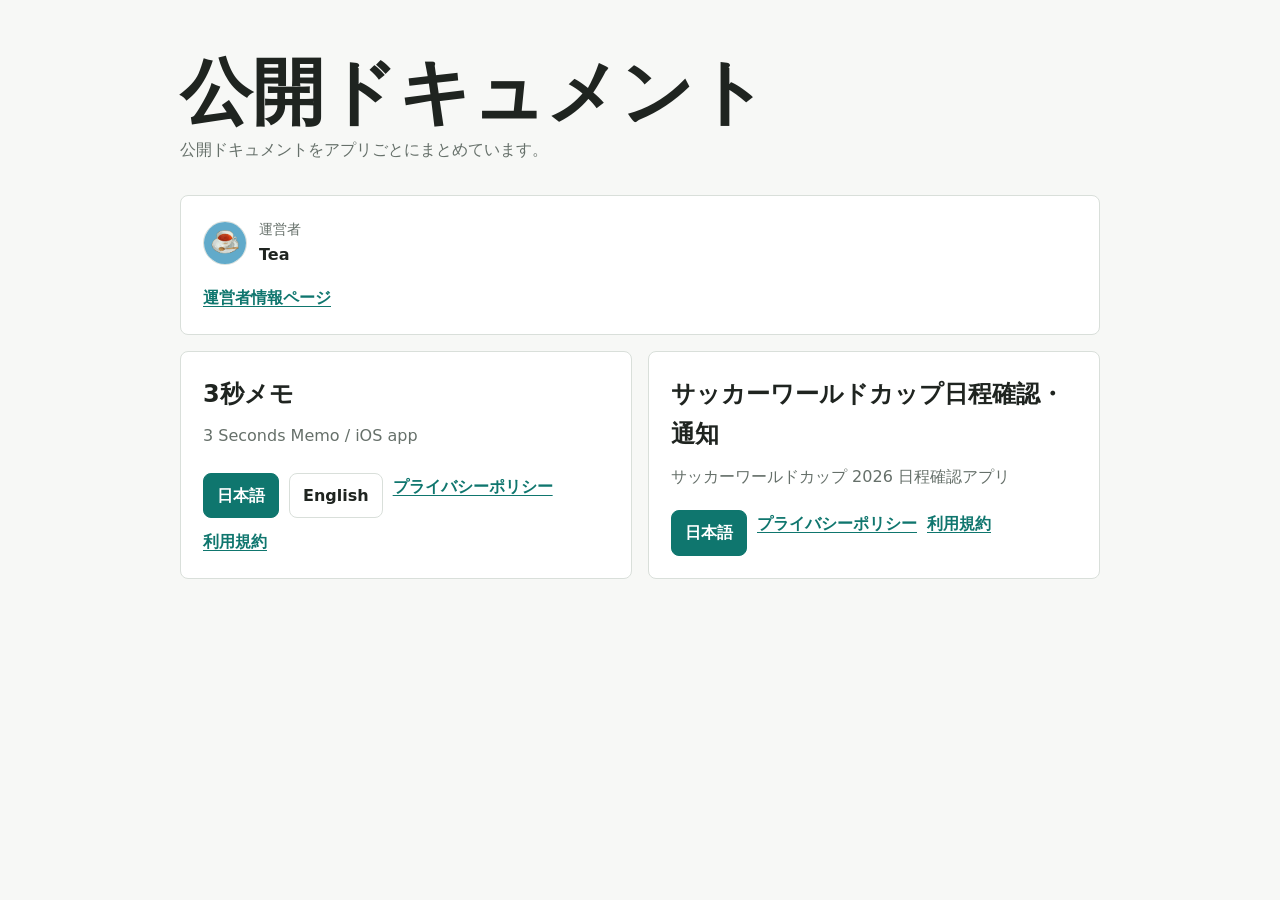
<file: index.html>
<!doctype html>
<html lang="ja">
  <head>
    <meta charset="utf-8" />
    <meta name="viewport" content="width=device-width" />
    <title>公開ドキュメント</title>
    <link rel="icon" type="image/png" href="./assets/favicon.png" />
    <link rel="stylesheet" href="./site.css" />
  </head>
  <body>
    <div class="shell" role="main">
      <div class="page-header">
        <h1>公開ドキュメント</h1>
        <p>公開ドキュメントをアプリごとにまとめています。</p>
      </div>

      <div class="operator-card">
        <div class="operator-profile">
          <img class="operator-icon" src="./assets/icon.png" alt="" />
          <div>
            <p class="operator-label">運営者</p>
            <p class="operator-name">Tea</p>
          </div>
        </div>
        <a
          href="https://tea-19-dev.github.io/engineer-portfolio/"
          target="_blank"
          rel="noopener noreferrer"
          >運営者情報ページ</a
        >
      </div>

      <div class="apps" aria-label="Applications">
        <div class="app-card">
          <div>
            <h2>3秒メモ</h2>
            <p>3 Seconds Memo / iOS app</p>
          </div>
          <div class="links" role="navigation" aria-label="3秒メモ documents">
            <a class="button primary" href="./quick-memo/ja/index.html">日本語</a>
            <a class="button" href="./quick-memo/en/index.html">English</a>
            <a href="./quick-memo/ja/privacy.html">プライバシーポリシー</a>
            <a href="./quick-memo/ja/terms.html">利用規約</a>
          </div>
        </div>
        <div class="app-card">
          <div>
            <h2>サッカーワールドカップ日程確認・通知</h2>
            <p>サッカーワールドカップ 2026 日程確認アプリ</p>
          </div>
          <div
            class="links"
            role="navigation"
            aria-label="サッカーワールドカップ日程確認・通知 documents"
          >
            <a class="button primary" href="./world-cup/ja/index.html">日本語</a>
            <a href="./world-cup/ja/privacy.html">プライバシーポリシー</a>
            <a href="./world-cup/ja/terms.html">利用規約</a>
          </div>
        </div>
      </div>
    </div>
  </body>
</html>
</file>
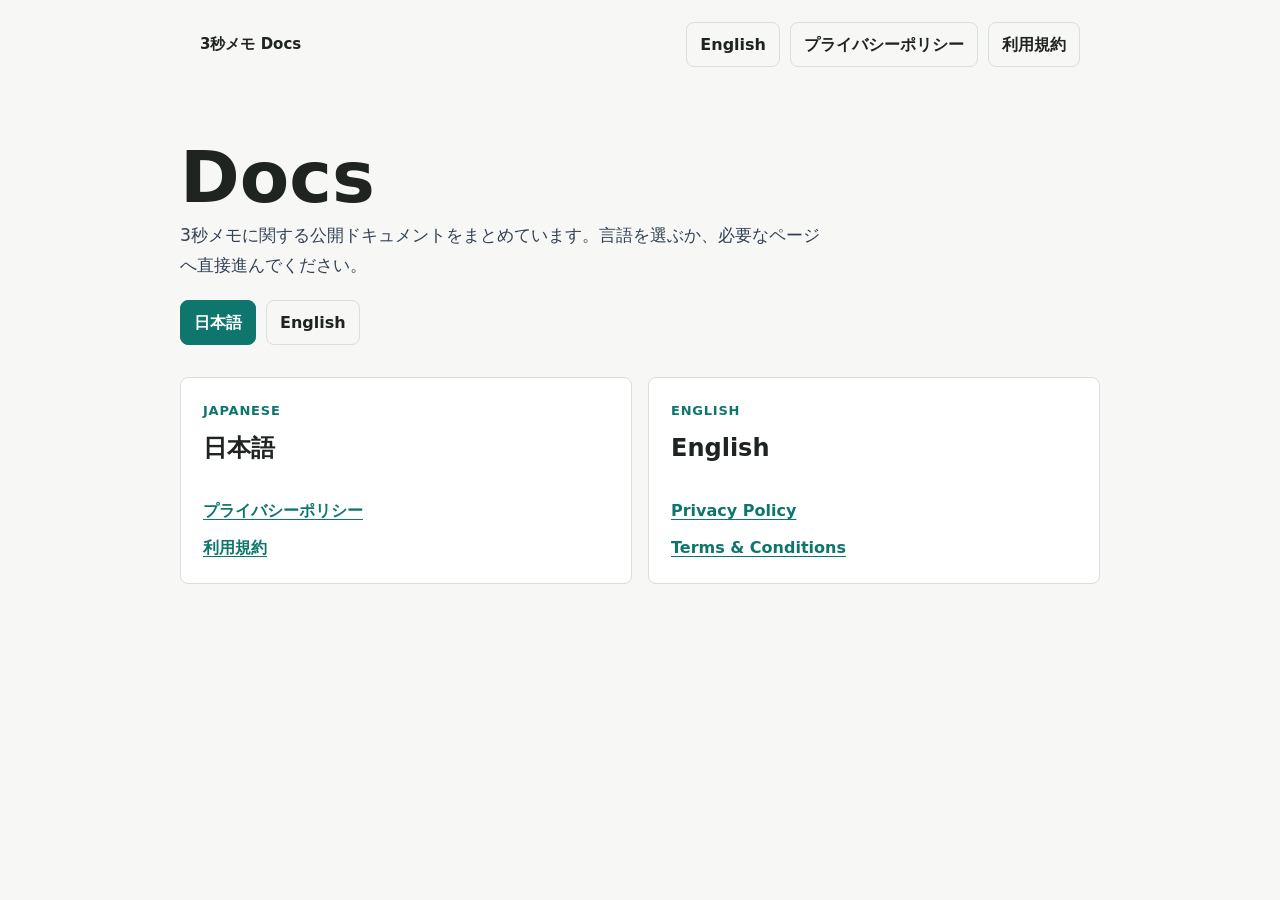
<file: quick-memo/index.html>
<!doctype html>
<html lang="ja">
  <head>
    <meta charset="utf-8" />
    <meta name="viewport" content="width=device-width" />
    <title>3秒メモ Docs</title>
    <link rel="icon" type="image/png" href="../assets/favicon.png" />
    <link rel="stylesheet" href="../site.css" />
    <script src="./site.js" defer></script>
  </head>
  <body class="home" data-lang="ja" data-page="home">
    <div class="home-shell" role="main">
      <div class="hero">
        <h1>Docs</h1>
        <p class="lead">
          3秒メモに関する公開ドキュメントをまとめています。言語を選ぶか、必要なページへ直接進んでください。
        </p>
        <div class="language-actions" aria-label="Language selector">
          <a class="button primary" href="./ja/index.html">日本語</a>
          <a class="button" href="./en/index.html">English</a>
        </div>
      </div>

      <div class="document-grid" aria-label="Documents">
        <div class="document-card">
          <span class="card-kicker">Japanese</span>
          <h2>日本語</h2>
          <div class="card-links">
            <a href="./ja/privacy.html">プライバシーポリシー</a>
            <a href="./ja/terms.html">利用規約</a>
          </div>
        </div>
        <div class="document-card">
          <span class="card-kicker">English</span>
          <h2>English</h2>
          <div class="card-links">
            <a href="./en/privacy.html">Privacy Policy</a>
            <a href="./en/terms.html">Terms &amp; Conditions</a>
          </div>
        </div>
      </div>
    </div>
  </body>
</html>
</file>
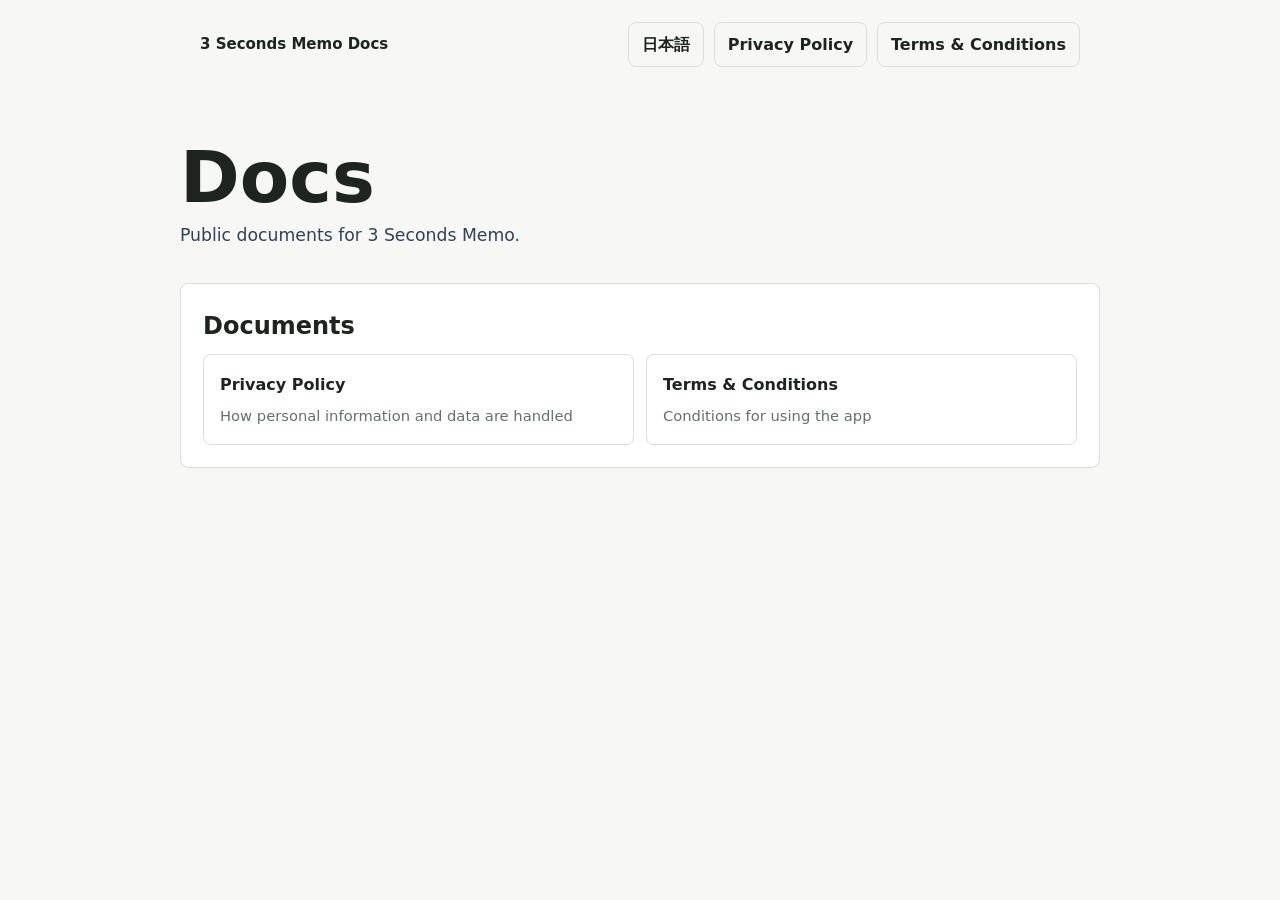
<file: quick-memo/en/index.html>
<!doctype html>
<html lang="en">
  <head>
    <meta charset="utf-8" />
    <meta name="viewport" content="width=device-width" />
    <title>3 Seconds Memo Docs</title>
    <link rel="icon" type="image/png" href="../../assets/favicon.png" />
    <link rel="stylesheet" href="../../site.css" />
    <script src="../site.js" defer></script>
  </head>
  <body class="home" data-lang="en" data-page="index">
    <div class="home-shell" role="main">
      <div class="hero">
        <h1>Docs</h1>
        <p class="lead">Public documents for 3 Seconds Memo.</p>
      </div>

      <div class="document-grid index-document-grid" aria-label="Documents">
        <div class="document-card">
          <h2>Documents</h2>
          <div class="doc-links">
            <a class="doc-link" href="./privacy.html">
              Privacy Policy
              <span>How personal information and data are handled</span>
            </a>
            <a class="doc-link" href="./terms.html">
              Terms &amp; Conditions
              <span>Conditions for using the app</span>
            </a>
          </div>
        </div>
      </div>
    </div>
  </body>
</html>
</file>
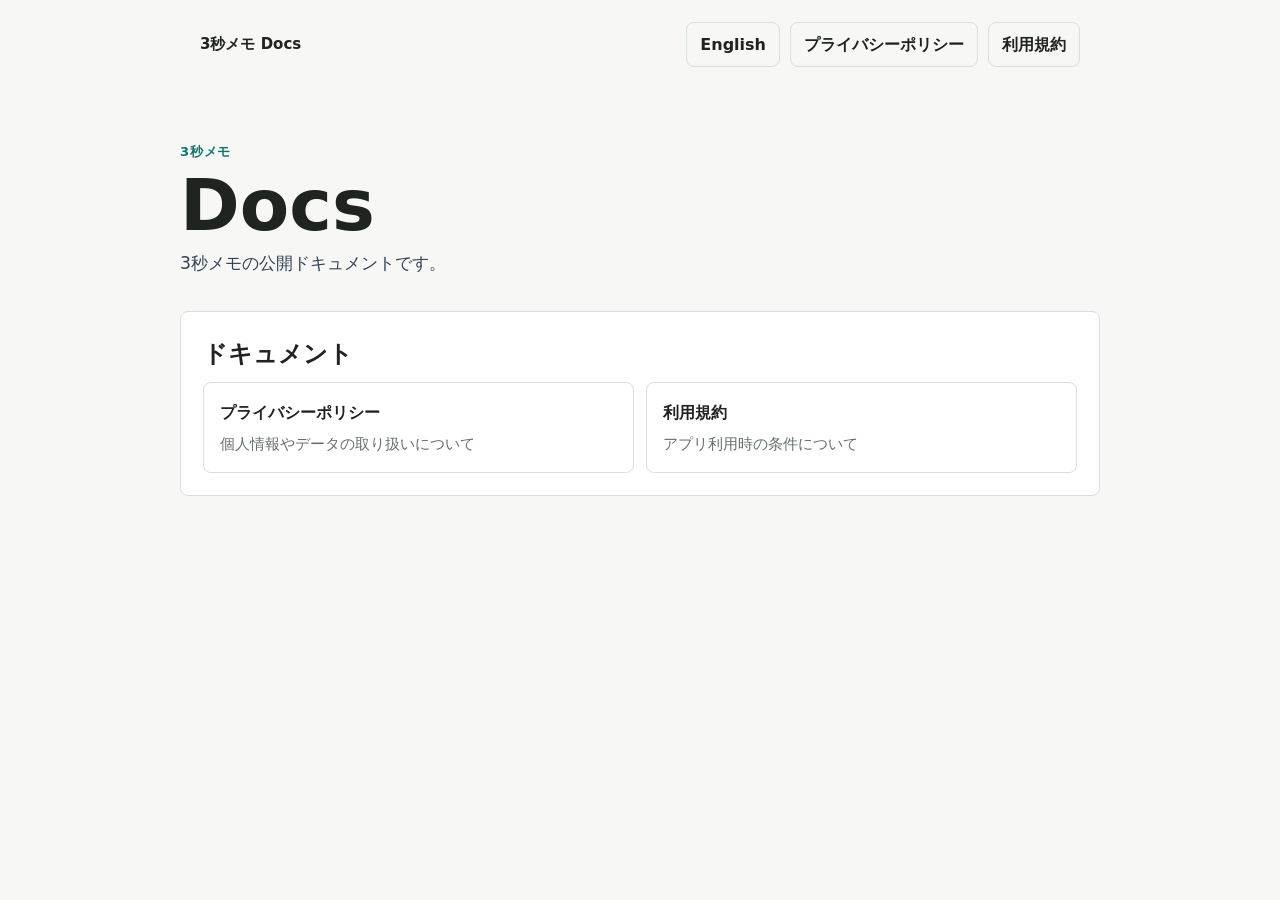
<file: quick-memo/ja/index.html>
<!doctype html>
<html lang="ja">
  <head>
    <meta charset="utf-8" />
    <meta name="viewport" content="width=device-width" />
    <title>3秒メモ Docs</title>
    <link rel="icon" type="image/png" href="../../assets/favicon.png" />
    <link rel="stylesheet" href="../../site.css" />
    <script src="../site.js" defer></script>
  </head>
  <body class="home" data-lang="ja" data-page="index">
    <div class="home-shell" role="main">
      <div class="hero">
        <p class="eyebrow">3秒メモ</p>
        <h1>Docs</h1>
        <p class="lead">3秒メモの公開ドキュメントです。</p>
      </div>

      <div class="document-grid index-document-grid" aria-label="ドキュメント">
        <div class="document-card">
          <h2>ドキュメント</h2>
          <div class="doc-links">
            <a class="doc-link" href="./privacy.html">
              プライバシーポリシー
              <span>個人情報やデータの取り扱いについて</span>
            </a>
            <a class="doc-link" href="./terms.html">
              利用規約
              <span>アプリ利用時の条件について</span>
            </a>
          </div>
        </div>
      </div>
    </div>
  </body>
</html>
</file>
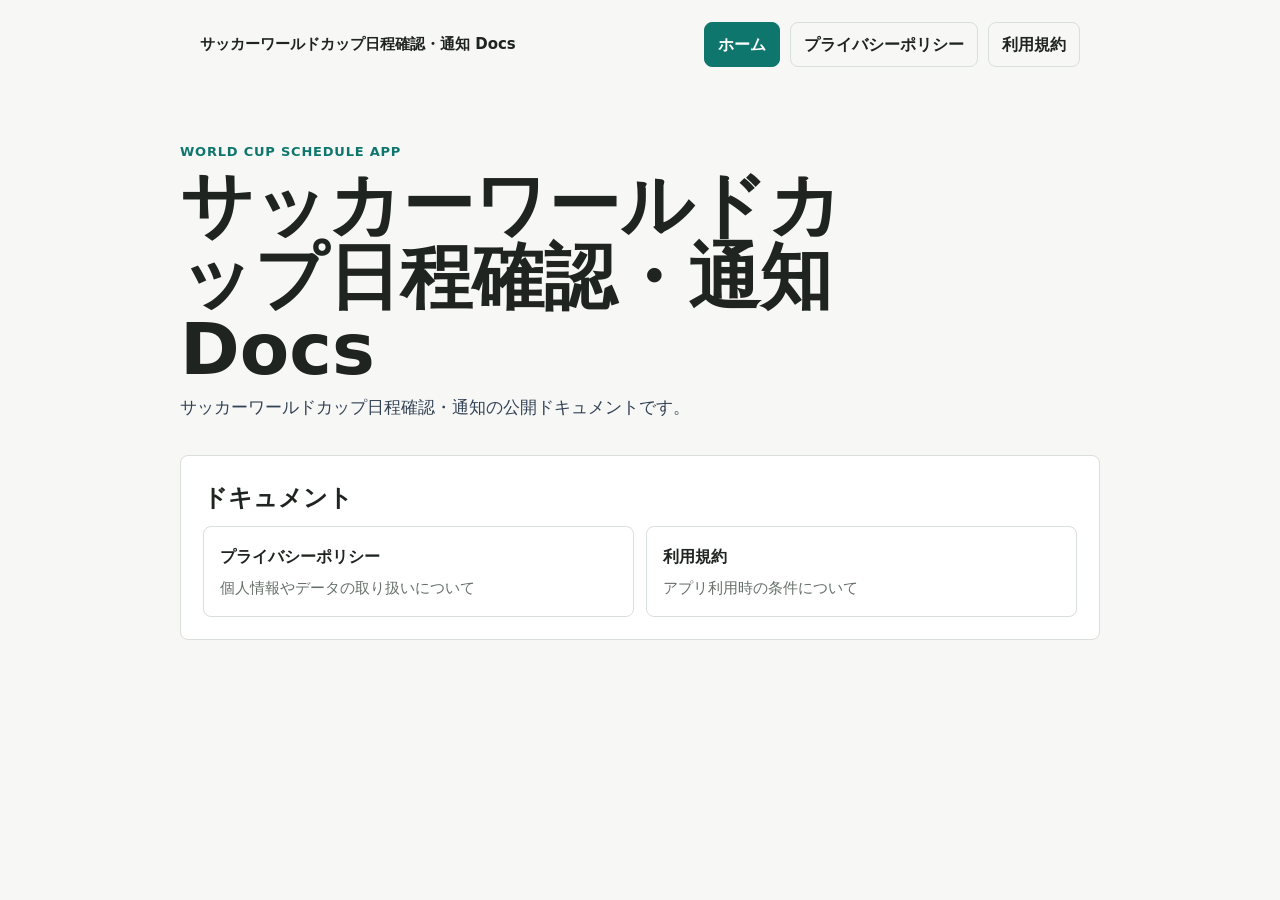
<file: world-cup/ja/index.html>
<!doctype html>
<html lang="ja">
  <head>
    <meta charset="utf-8" />
    <meta name="viewport" content="width=device-width" />
    <title>サッカーワールドカップ日程確認・通知 Docs</title>
    <link rel="icon" type="image/png" href="../../assets/favicon.png" />
    <link rel="stylesheet" href="../../site.css" />
    <script src="../site.js" defer></script>
  </head>
  <body class="home" data-page="index">
    <div class="home-shell" role="main">
      <div class="hero">
        <p class="eyebrow">World Cup Schedule App</p>
        <h1>サッカーワールドカップ日程確認・通知 Docs</h1>
        <p class="lead">
          サッカーワールドカップ日程確認・通知の公開ドキュメントです。
        </p>
      </div>

      <div class="document-grid index-document-grid" aria-label="ドキュメント">
        <div class="document-card">
          <h2>ドキュメント</h2>
          <div class="doc-links">
            <a class="doc-link" href="./privacy.html">
              プライバシーポリシー
              <span>個人情報やデータの取り扱いについて</span>
            </a>
            <a class="doc-link" href="./terms.html">
              利用規約
              <span>アプリ利用時の条件について</span>
            </a>
          </div>
        </div>
      </div>
    </div>
  </body>
</html>
</file>
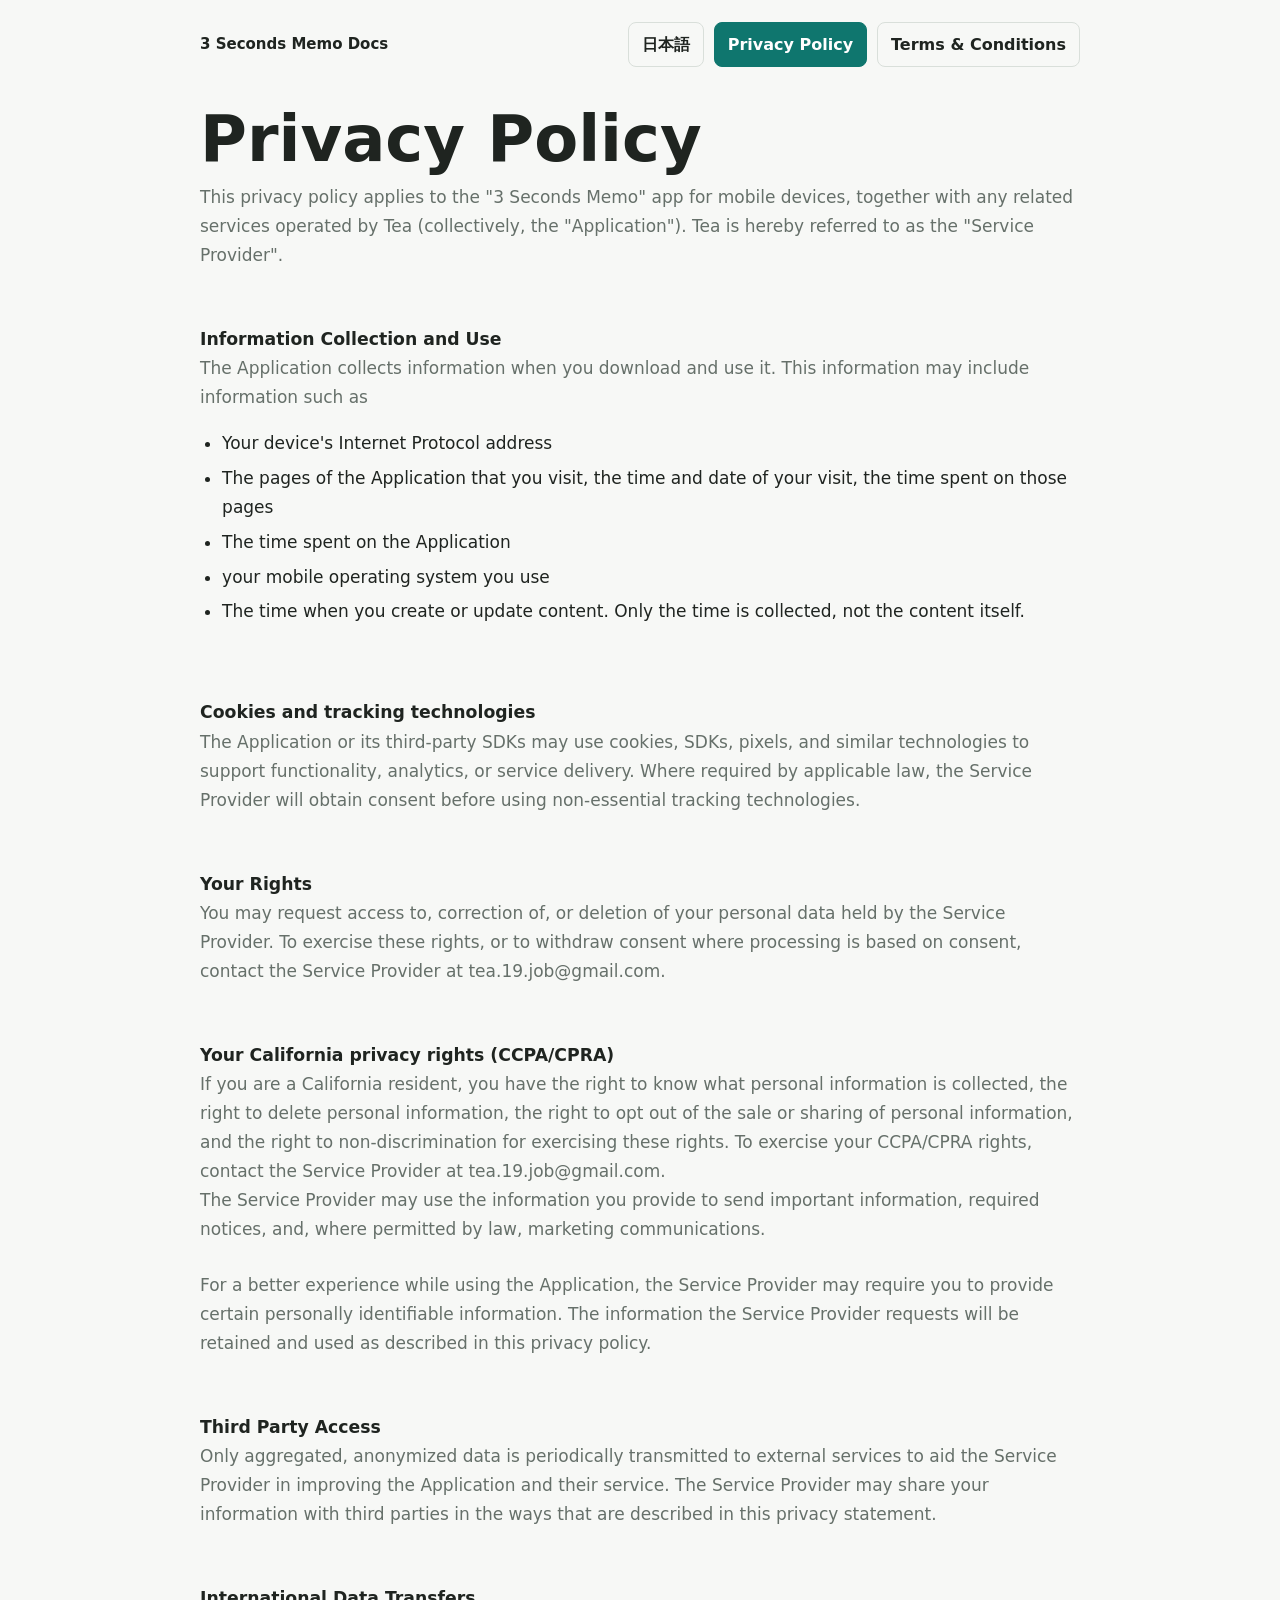
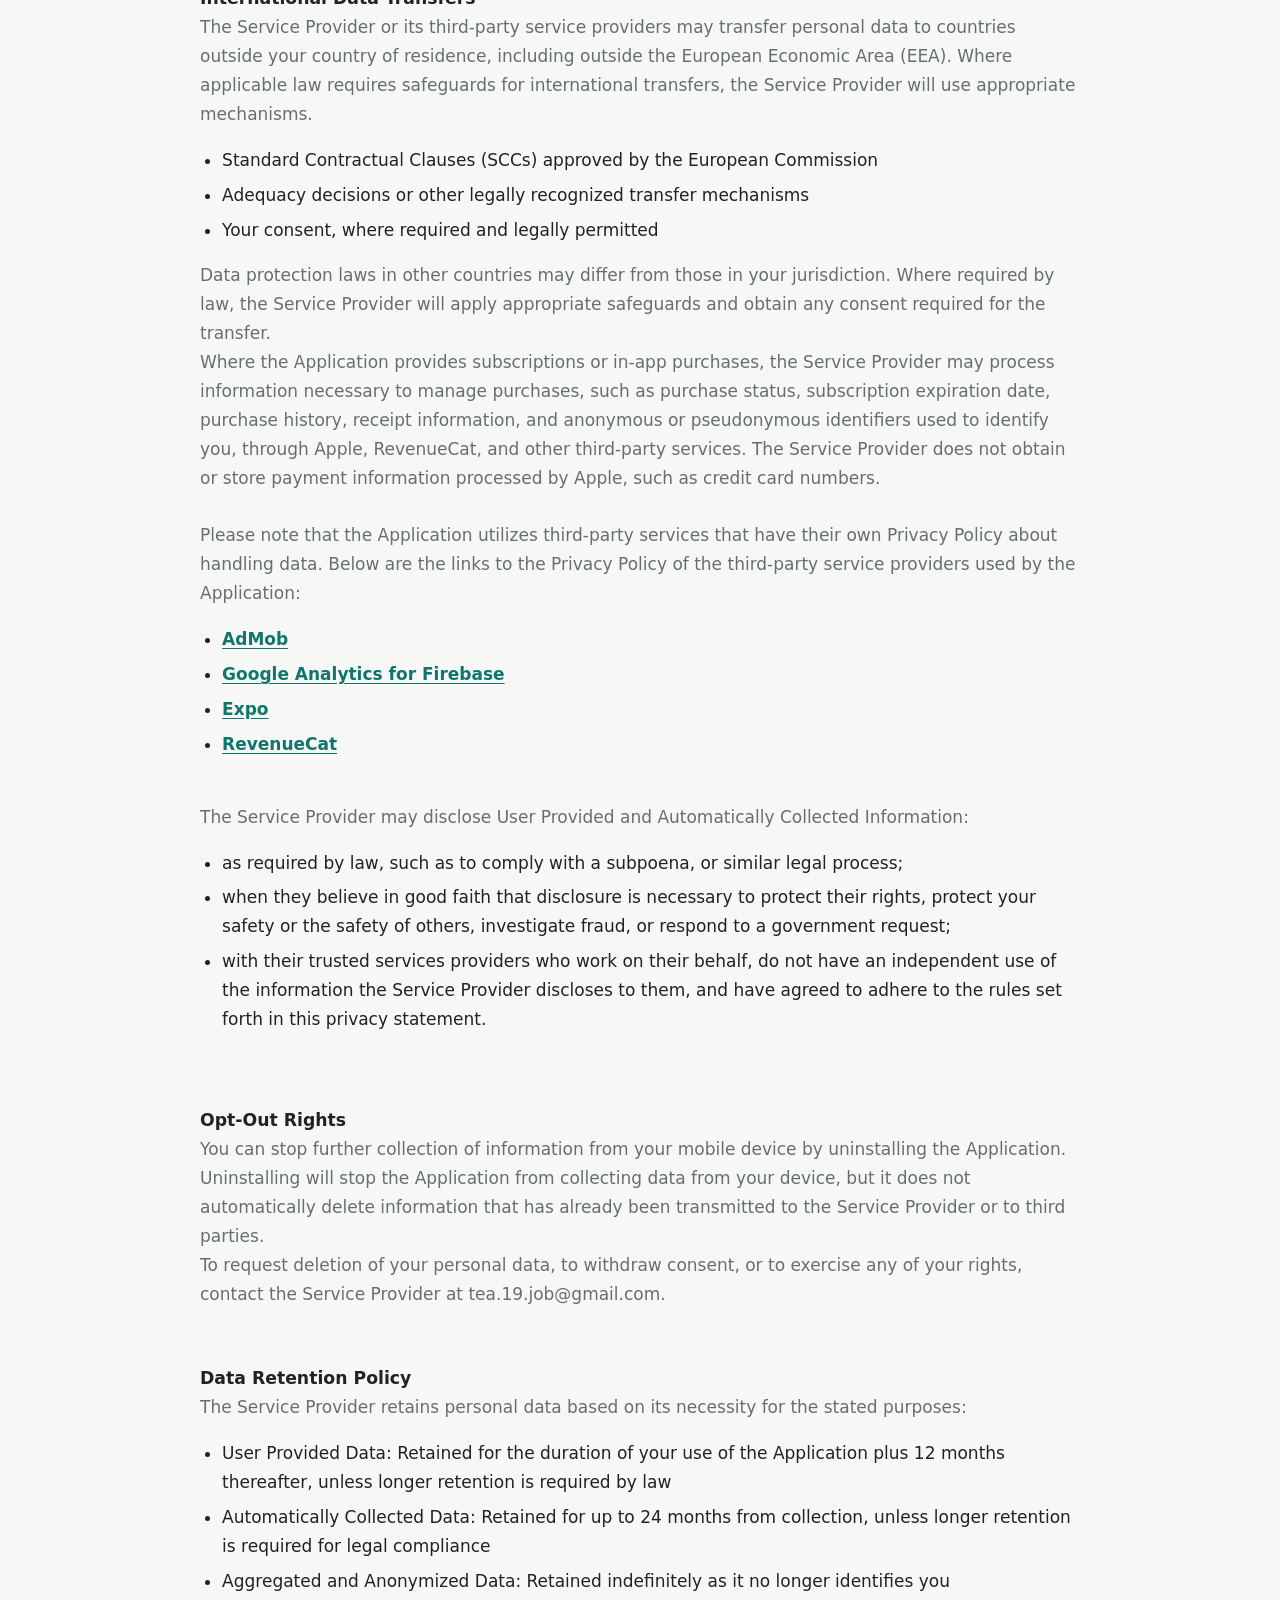
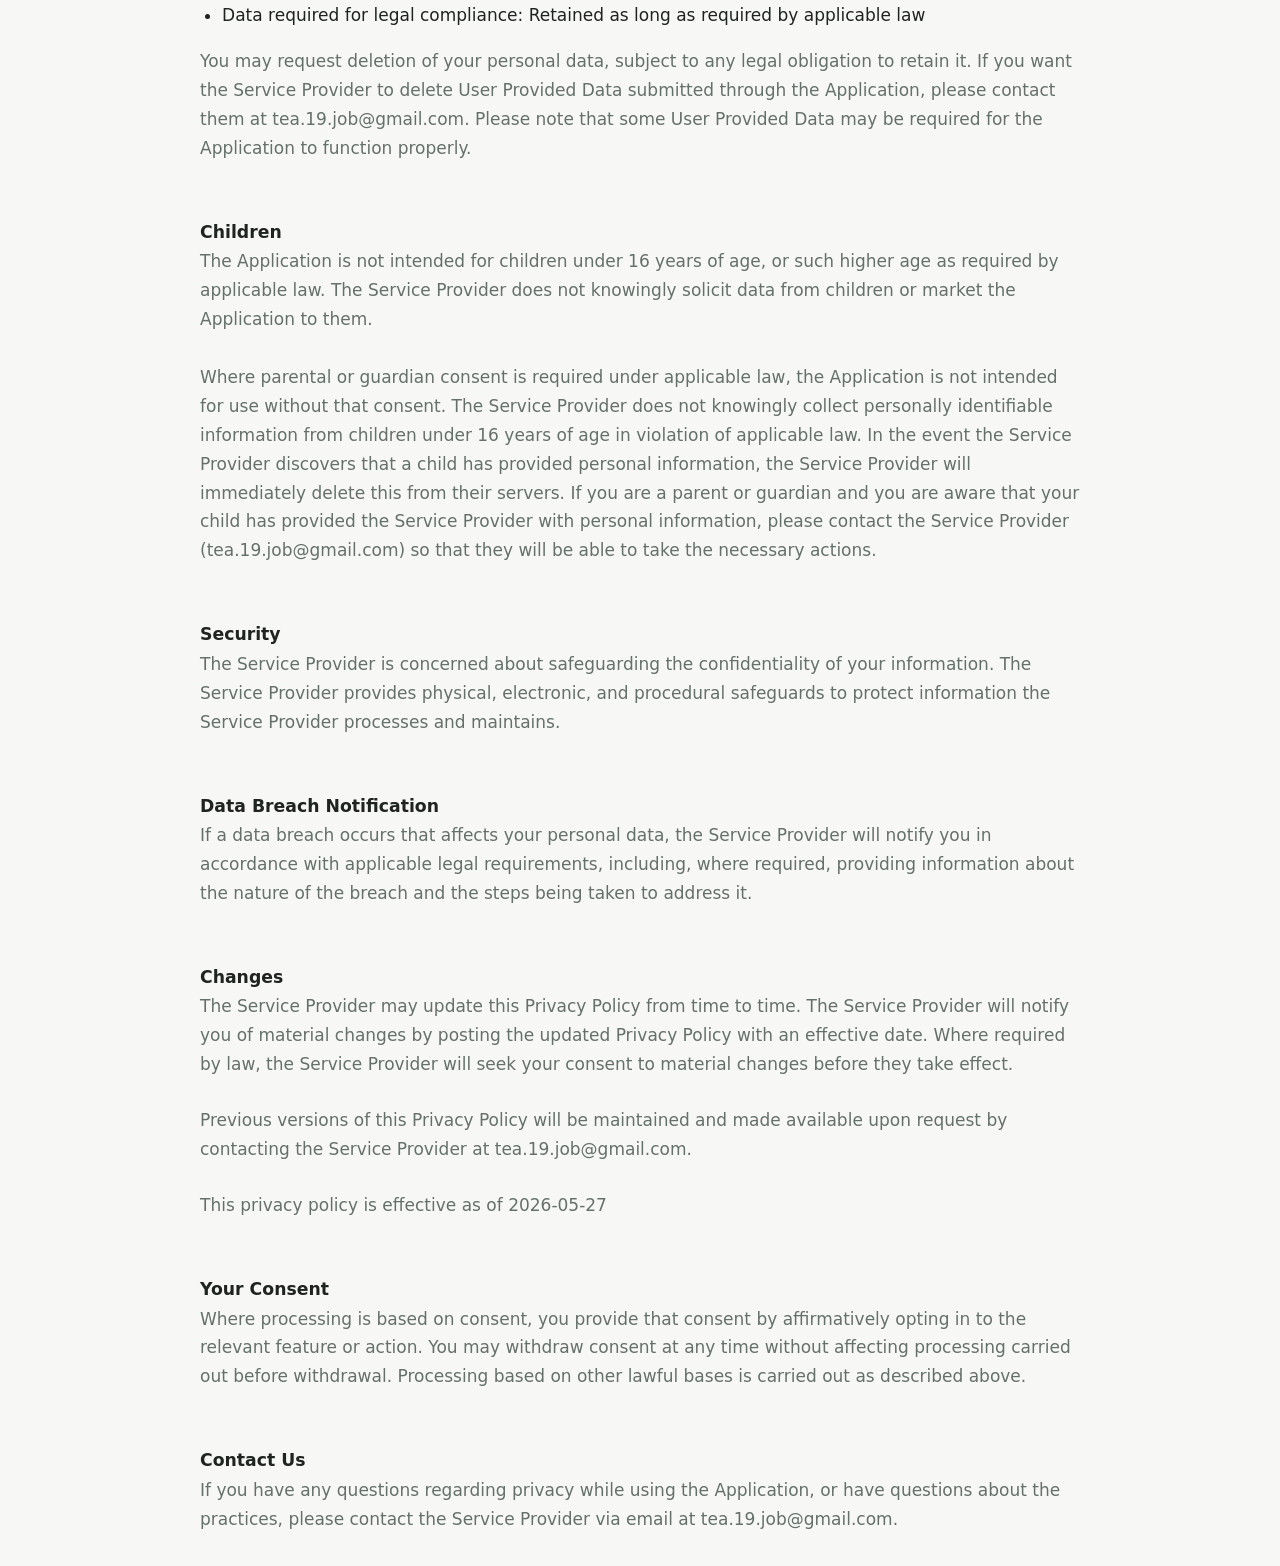
<file: quick-memo/en/privacy.html>
<!doctype html>
<html lang="en">
  <head>
    <meta charset="utf-8" />
    <meta name="viewport" content="width=device-width" />
    <title>Privacy Policy</title>
    <link rel="icon" type="image/png" href="../../assets/favicon.png" />
    <link rel="stylesheet" href="../../site.css" />
    <script src="../site.js" defer></script>
  </head>
  <body class="legal-page" data-lang="en" data-page="privacy">
    <strong>Privacy Policy</strong>
    <p>
      This privacy policy applies to the "3 Seconds Memo" app for mobile devices,
      together with any related services operated by Tea (collectively, the
      "Application"). Tea is hereby referred to as the "Service Provider".
    </p>
    <br /><strong>Information Collection and Use</strong>
    <p>
      The Application collects information when you download and use it. This
      information may include information such as
    </p>
    <ul>
      <li>Your device's Internet Protocol address</li>
      <li>
        The pages of the Application that you visit, the time and date of your
        visit, the time spent on those pages
      </li>
      <li>The time spent on the Application</li>
      <li>your mobile operating system you use</li>
      <li>The time when you create or update content. Only the time is collected, not the content itself.</li>
    </ul>
    <p></p>
    <br /><strong>Cookies and tracking technologies</strong>
    <p>
      The Application or its third-party SDKs may use cookies, SDKs, pixels, and
      similar technologies to support functionality, analytics, or service
      delivery. Where required by applicable law, the Service Provider will
      obtain consent before using non-essential tracking technologies.
    </p>
    <!----><br /><strong>Your Rights</strong>
    <p>
      You may request access to, correction of, or deletion of your personal
      data held by the Service Provider. To exercise these rights, or to
      withdraw consent where processing is based on consent, contact the Service
      Provider at tea.19.job@gmail.com.
    </p>
    <br /><strong>Your California privacy rights (CCPA/CPRA)</strong>
    <p>
      If you are a California resident, you have the right to know what personal
      information is collected, the right to delete personal information, the
      right to opt out of the sale or sharing of personal information, and the
      right to non-discrimination for exercising these rights. To exercise your
      CCPA/CPRA rights, contact the Service Provider at tea.19.job@gmail.com.
    </p>
    <!---->
    <p>
      The Service Provider may use the information you provide to send important
      information, required notices, and, where permitted by law, marketing
      communications.
    </p>
    <br />
    <p>
      For a better experience while using the Application, the Service Provider
      may require you to provide certain personally identifiable information.
      The information the Service Provider requests will be retained and used as
      described in this privacy policy.
    </p>
    <br /><strong>Third Party Access</strong>
    <p>
      Only aggregated, anonymized data is periodically transmitted to external
      services to aid the Service Provider in improving the Application and
      their service. The Service Provider may share your information with third
      parties in the ways that are described in this privacy statement.
    </p>
    <br /><strong>International Data Transfers</strong>
    <p>
      The Service Provider or its third-party service providers may transfer
      personal data to countries outside your country of residence, including
      outside the European Economic Area (EEA). Where applicable law requires
      safeguards for international transfers, the Service Provider will use
      appropriate mechanisms.
    </p>
    <ul>
      <li>
        Standard Contractual Clauses (SCCs) approved by the European Commission
      </li>
      <li>
        Adequacy decisions or other legally recognized transfer mechanisms
      </li>
      <li>Your consent, where required and legally permitted</li>
    </ul>
    <p>
      Data protection laws in other countries may differ from those in your
      jurisdiction. Where required by law, the Service Provider will apply
      appropriate safeguards and obtain any consent required for the transfer.
    </p>
    <p>
      Where the Application provides subscriptions or in-app purchases, the
      Service Provider may process information necessary to manage purchases,
      such as purchase status, subscription expiration date, purchase history,
      receipt information, and anonymous or pseudonymous identifiers used to
      identify you, through Apple, RevenueCat, and other third-party services.
      The Service Provider does not obtain or store payment information
      processed by Apple, such as credit card numbers.
    </p>
    <div>
      <br />
      <p>
        Please note that the Application utilizes third-party services that have
        their own Privacy Policy about handling data. Below are the links to the
        Privacy Policy of the third-party service providers used by the
        Application:
      </p>
      <ul>
        <li>
          <a
            href="https://policies.google.com/technologies/partner-sites"
            target="_blank"
            rel="noopener noreferrer"
            >AdMob</a
          >
        </li>
        <li>
          <a
            href="https://firebase.google.com/support/privacy"
            target="_blank"
            rel="noopener noreferrer"
            >Google Analytics for Firebase</a
          >
        </li>
        <li>
          <a
            href="https://expo.io/privacy"
            target="_blank"
            rel="noopener noreferrer"
            >Expo</a
          >
        </li>
        <li>
          <a
            href="https://www.revenuecat.com/privacy"
            target="_blank"
            rel="noopener noreferrer"
            >RevenueCat</a
          >
        </li>
      </ul>
    </div>
    <br />
    <p>
      The Service Provider may disclose User Provided and Automatically
      Collected Information:
    </p>
    <ul>
      <li>
        as required by law, such as to comply with a subpoena, or similar legal
        process;
      </li>
      <li>
        when they believe in good faith that disclosure is necessary to protect
        their rights, protect your safety or the safety of others, investigate
        fraud, or respond to a government request;
      </li>
      <li>
        with their trusted services providers who work on their behalf, do not
        have an independent use of the information the Service Provider
        discloses to them, and have agreed to adhere to the rules set forth in
        this privacy statement.
      </li>
    </ul>
    <p></p>
    <br /><strong>Opt-Out Rights</strong>
    <div>
      <p>
        You can stop further collection of information from your mobile device
        by uninstalling the Application. Uninstalling will stop the Application
        from collecting data from your device, but it does not automatically
        delete information that has already been transmitted to the Service
        Provider or to third parties.
      </p>
    </div>
    <!---->
    <p>
      To request deletion of your personal data, to withdraw consent, or to
      exercise any of your rights, contact the Service Provider at
      tea.19.job@gmail.com.
    </p>
    <br /><strong>Data Retention Policy</strong>
    <p>
      The Service Provider retains personal data based on its necessity for the
      stated purposes:
    </p>
    <ul>
      <li>
        User Provided Data: Retained for the duration of your use of the
        Application plus 12 months thereafter, unless longer retention is
        required by law
      </li>
      <li>
        Automatically Collected Data: Retained for up to 24 months from
        collection, unless longer retention is required for legal compliance
      </li>
      <li>
        Aggregated and Anonymized Data: Retained indefinitely as it no longer
        identifies you
      </li>
      <li>
        Data required for legal compliance: Retained as long as required by
        applicable law
      </li>
    </ul>
    <p>
      You may request deletion of your personal data, subject to any legal
      obligation to retain it. If you want the Service Provider to delete User
      Provided Data submitted through the Application, please contact them at
      tea.19.job@gmail.com. Please note that some User Provided Data may be
      required for the Application to function properly.
    </p>
    <br /><strong>Children</strong>
    <p>
      The Application is not intended for children under 16 years of age, or
      such higher age as required by applicable law. The Service Provider does
      not knowingly solicit data from children or market the Application to
      them.
    </p>
    <div>
      <br />
      <p>
        Where parental or guardian consent is required under applicable law, the
        Application is not intended for use without that consent. The Service
        Provider does not knowingly collect personally identifiable information
        from children under 16 years of age in violation of applicable law. In
        the event the Service Provider discovers that a child has provided
        personal information, the Service Provider will immediately delete this
        from their servers. If you are a parent or guardian and you are aware
        that your child has provided the Service Provider with personal
        information, please contact the Service Provider (tea.19.job@gmail.com)
        so that they will be able to take the necessary actions.
      </p>
    </div>
    <br /><strong>Security</strong>
    <p>
      The Service Provider is concerned about safeguarding the confidentiality
      of your information. The Service Provider provides physical, electronic,
      and procedural safeguards to protect information the Service Provider
      processes and maintains.
    </p>
    <br /><strong>Data Breach Notification</strong>
    <p>
      If a data breach occurs that affects your personal data, the Service
      Provider will notify you in accordance with applicable legal requirements,
      including, where required, providing information about the nature of the
      breach and the steps being taken to address it.
    </p>
    <br /><strong>Changes</strong>
    <p>
      The Service Provider may update this Privacy Policy from time to time. The
      Service Provider will notify you of material changes by posting the
      updated Privacy Policy with an effective date. Where required by law, the
      Service Provider will seek your consent to material changes before they
      take effect.
    </p>
    <br />
    <p>
      Previous versions of this Privacy Policy will be maintained and made
      available upon request by contacting the Service Provider at
      tea.19.job@gmail.com.
    </p>
    <br />
    <p>This privacy policy is effective as of 2026-05-27</p>
    <br /><strong>Your Consent</strong>
    <p>
      Where processing is based on consent, you provide that consent by
      affirmatively opting in to the relevant feature or action. You may
      withdraw consent at any time without affecting processing carried out
      before withdrawal. Processing based on other lawful bases is carried out
      as described above.
    </p>
    <br /><strong>Contact Us</strong>
    <p>
      If you have any questions regarding privacy while using the Application,
      or have questions about the practices, please contact the Service Provider
      via email at tea.19.job@gmail.com.
    </p>
  </body>
</html>
</file>
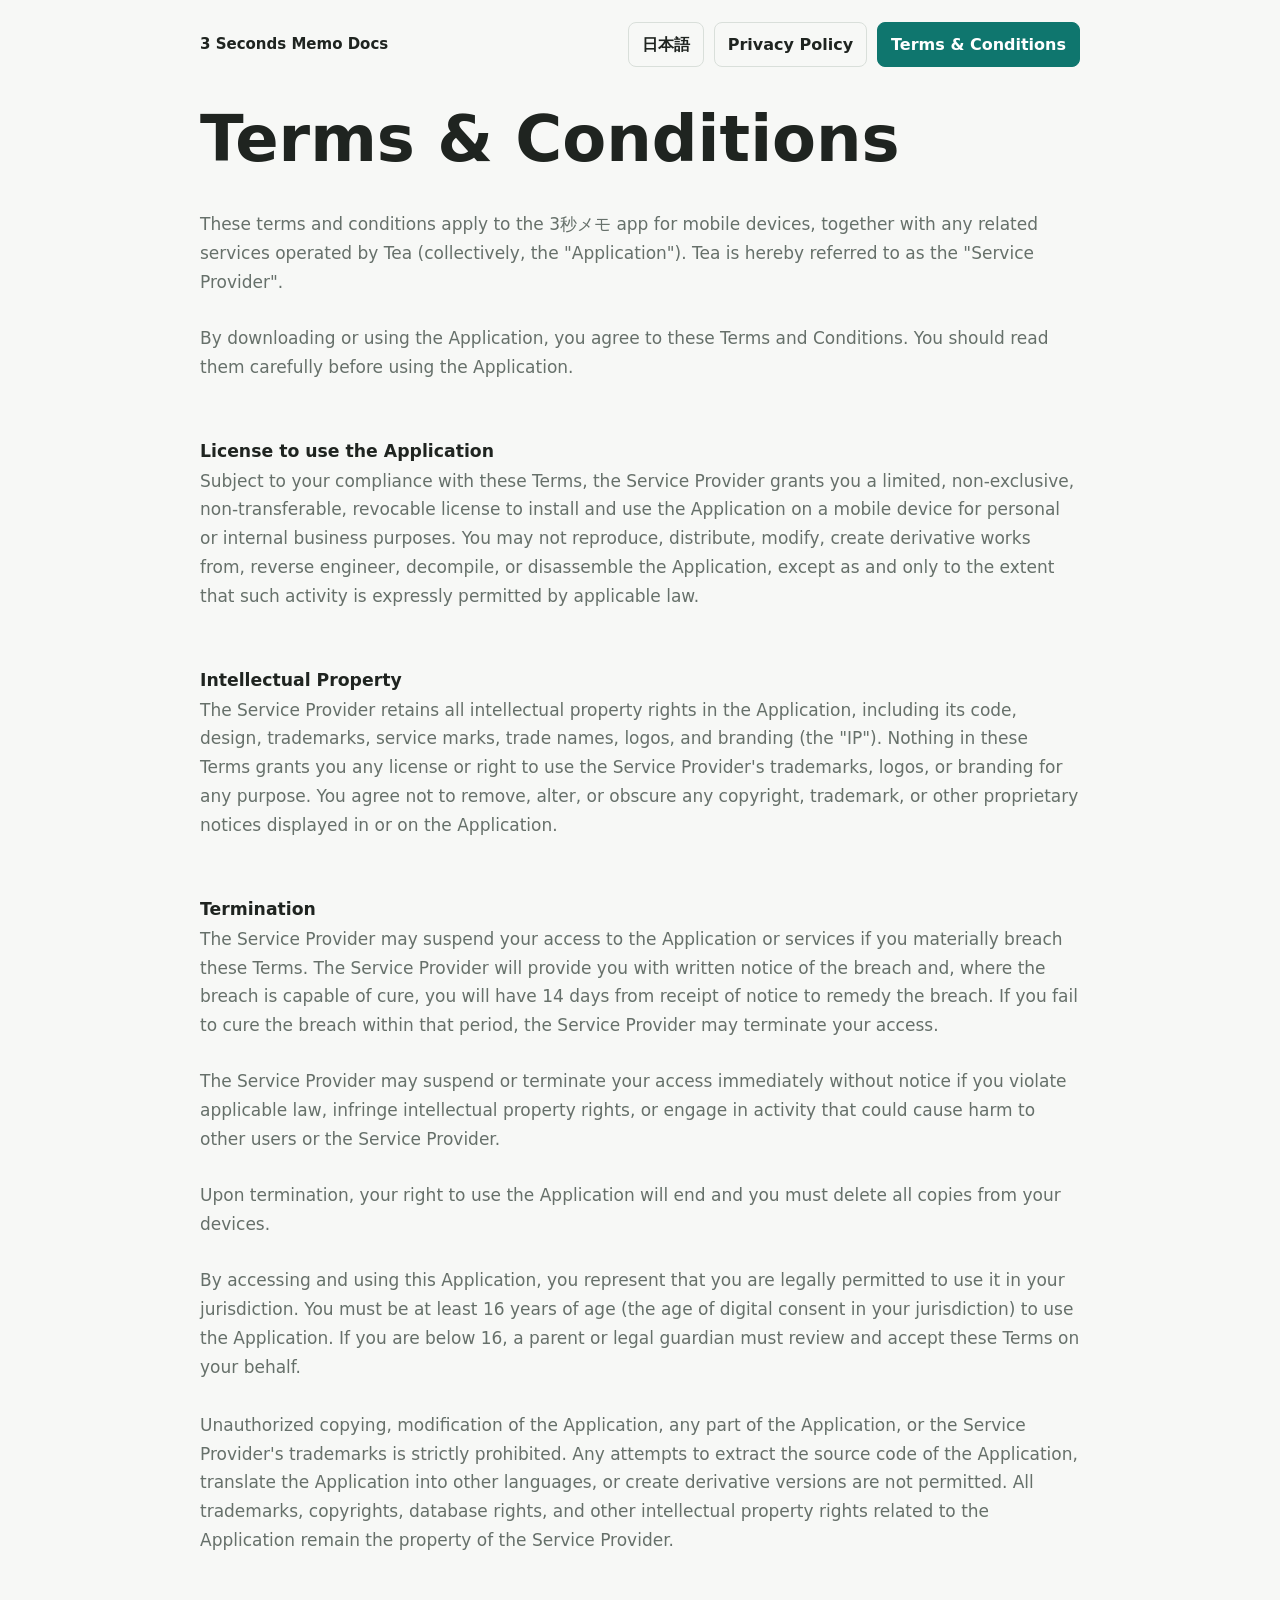
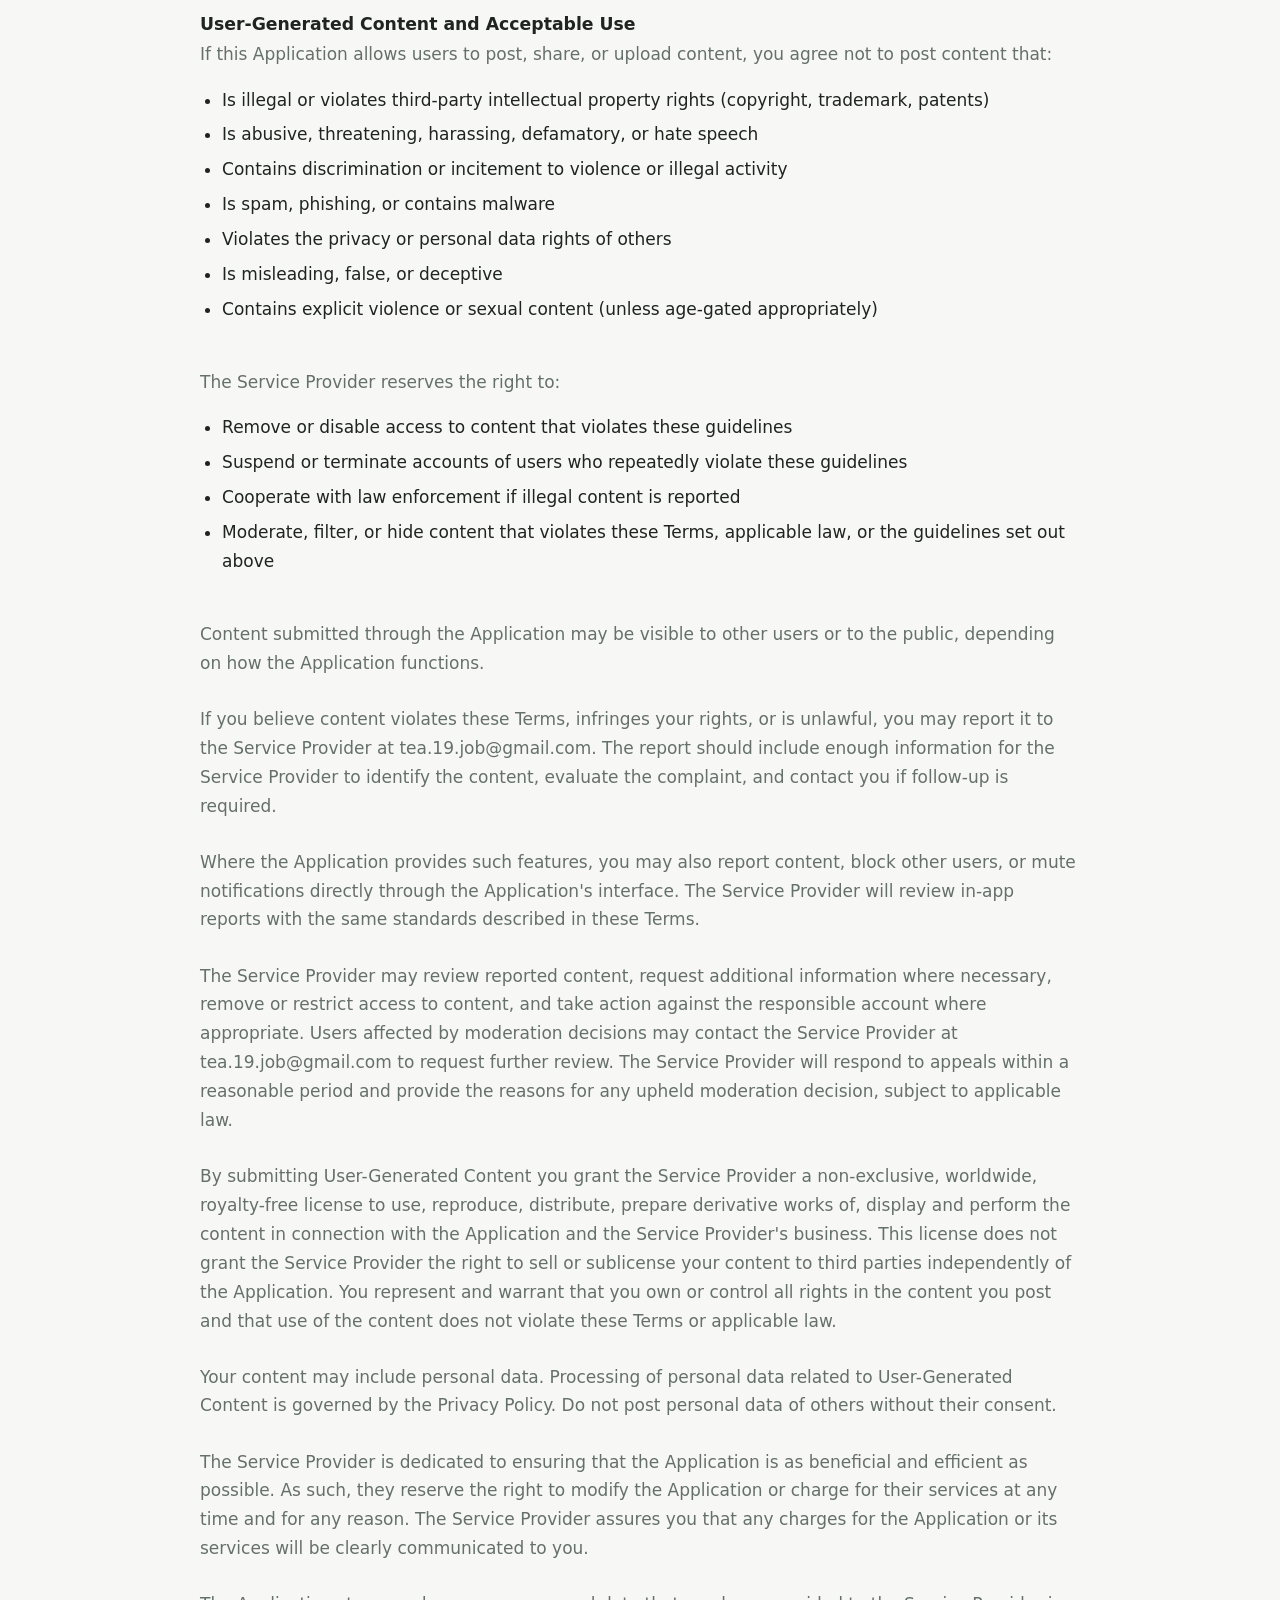
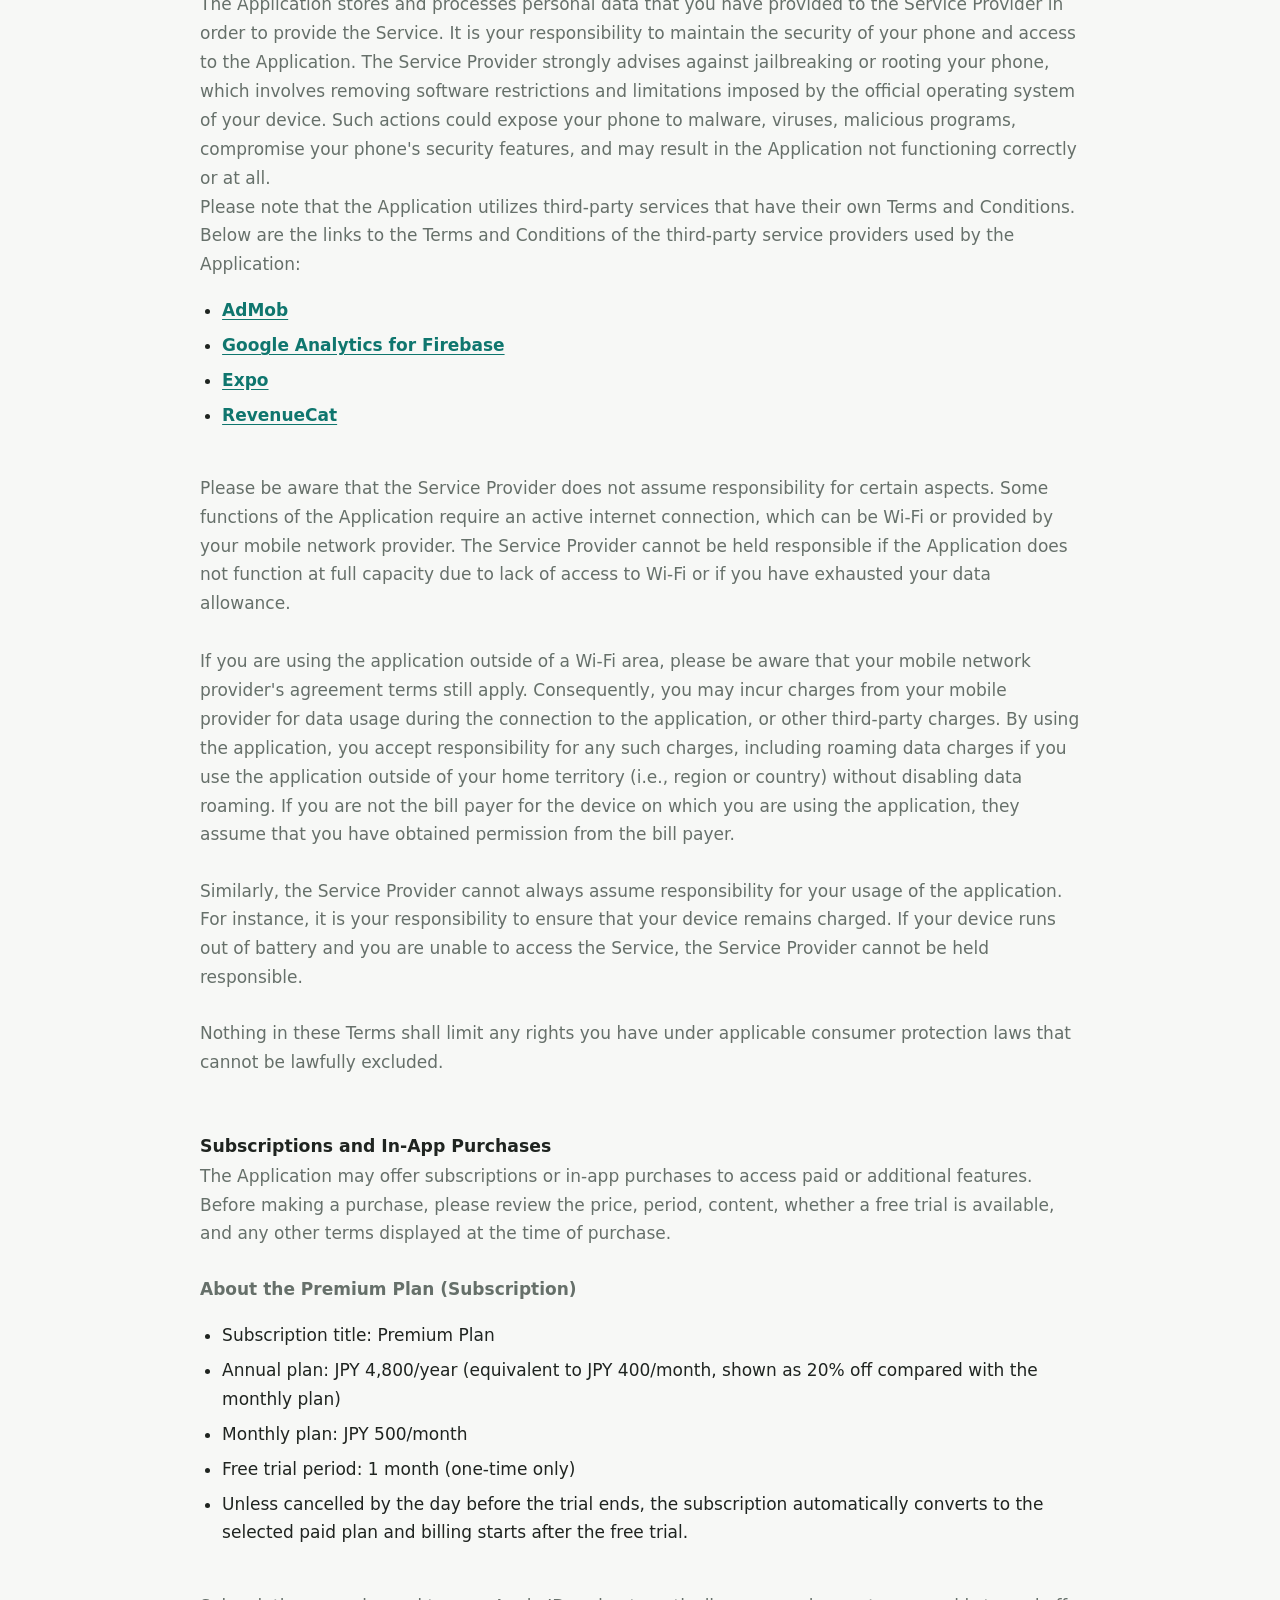
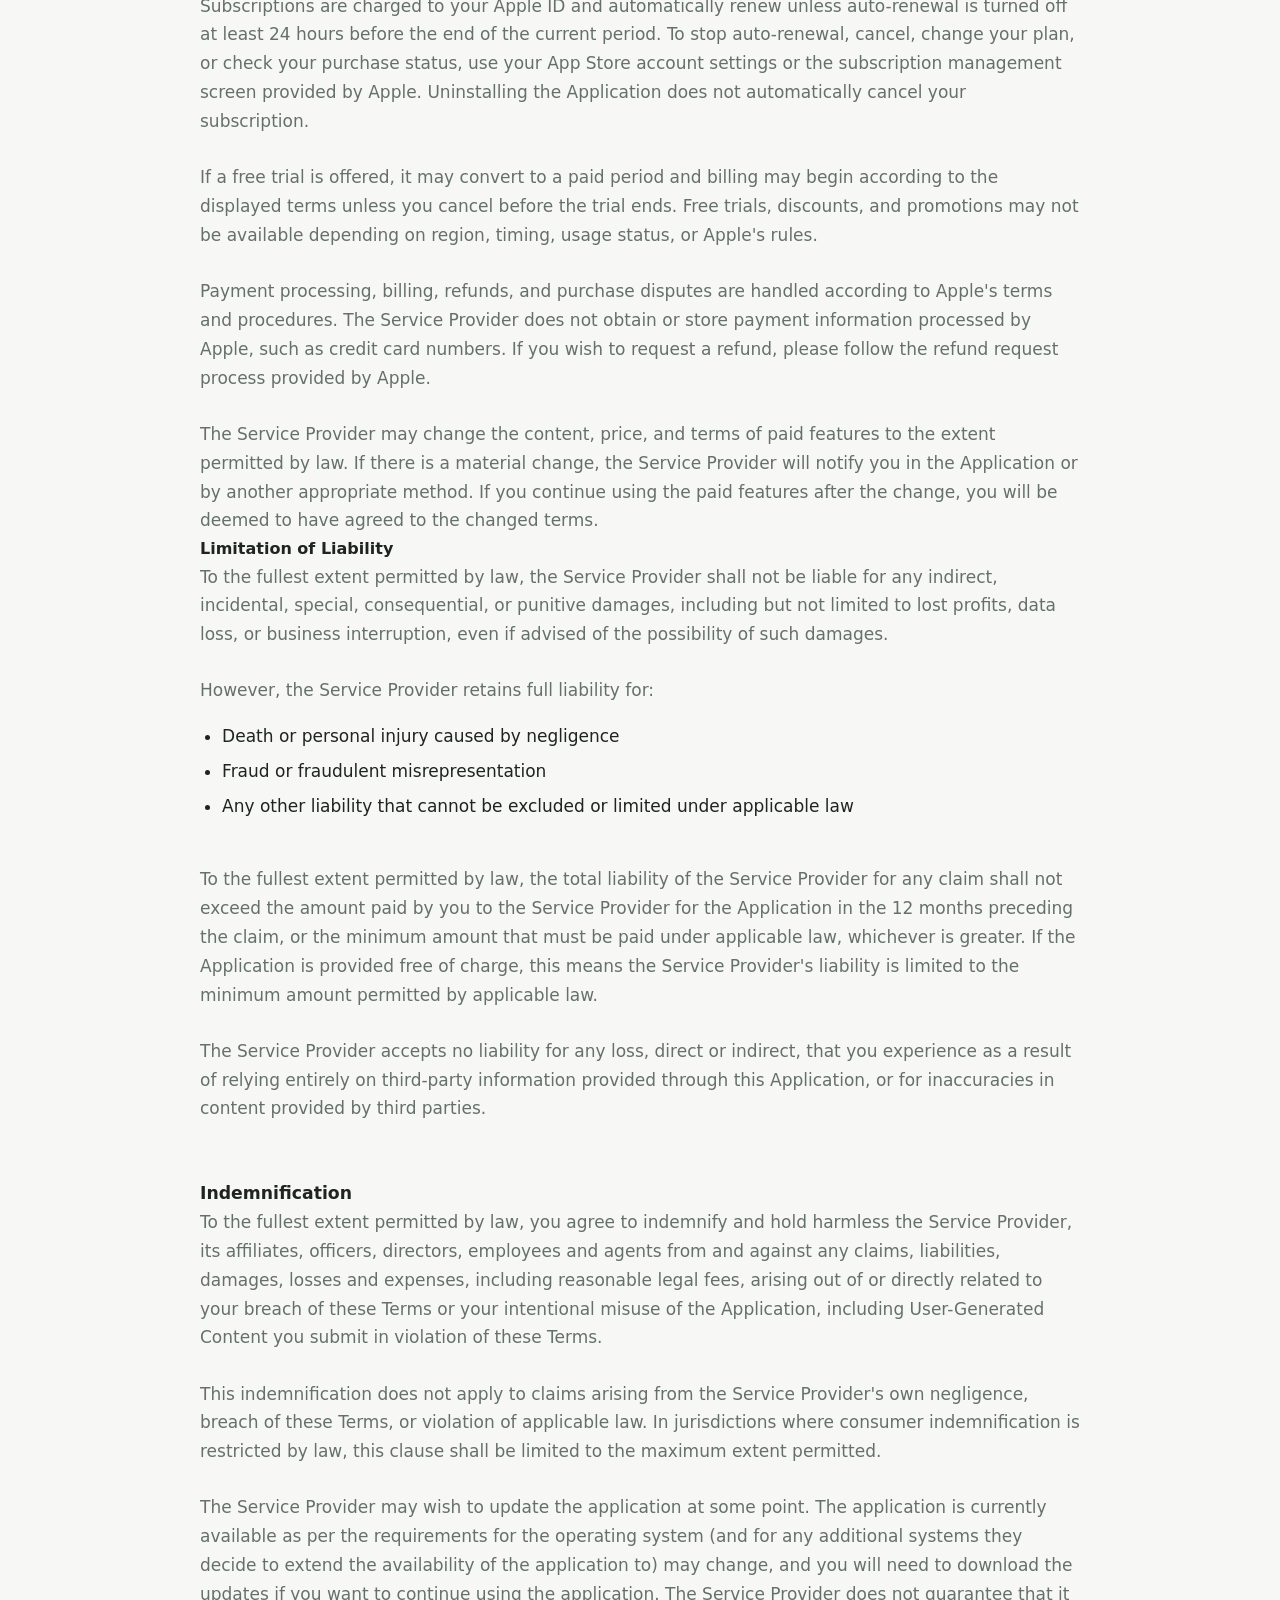
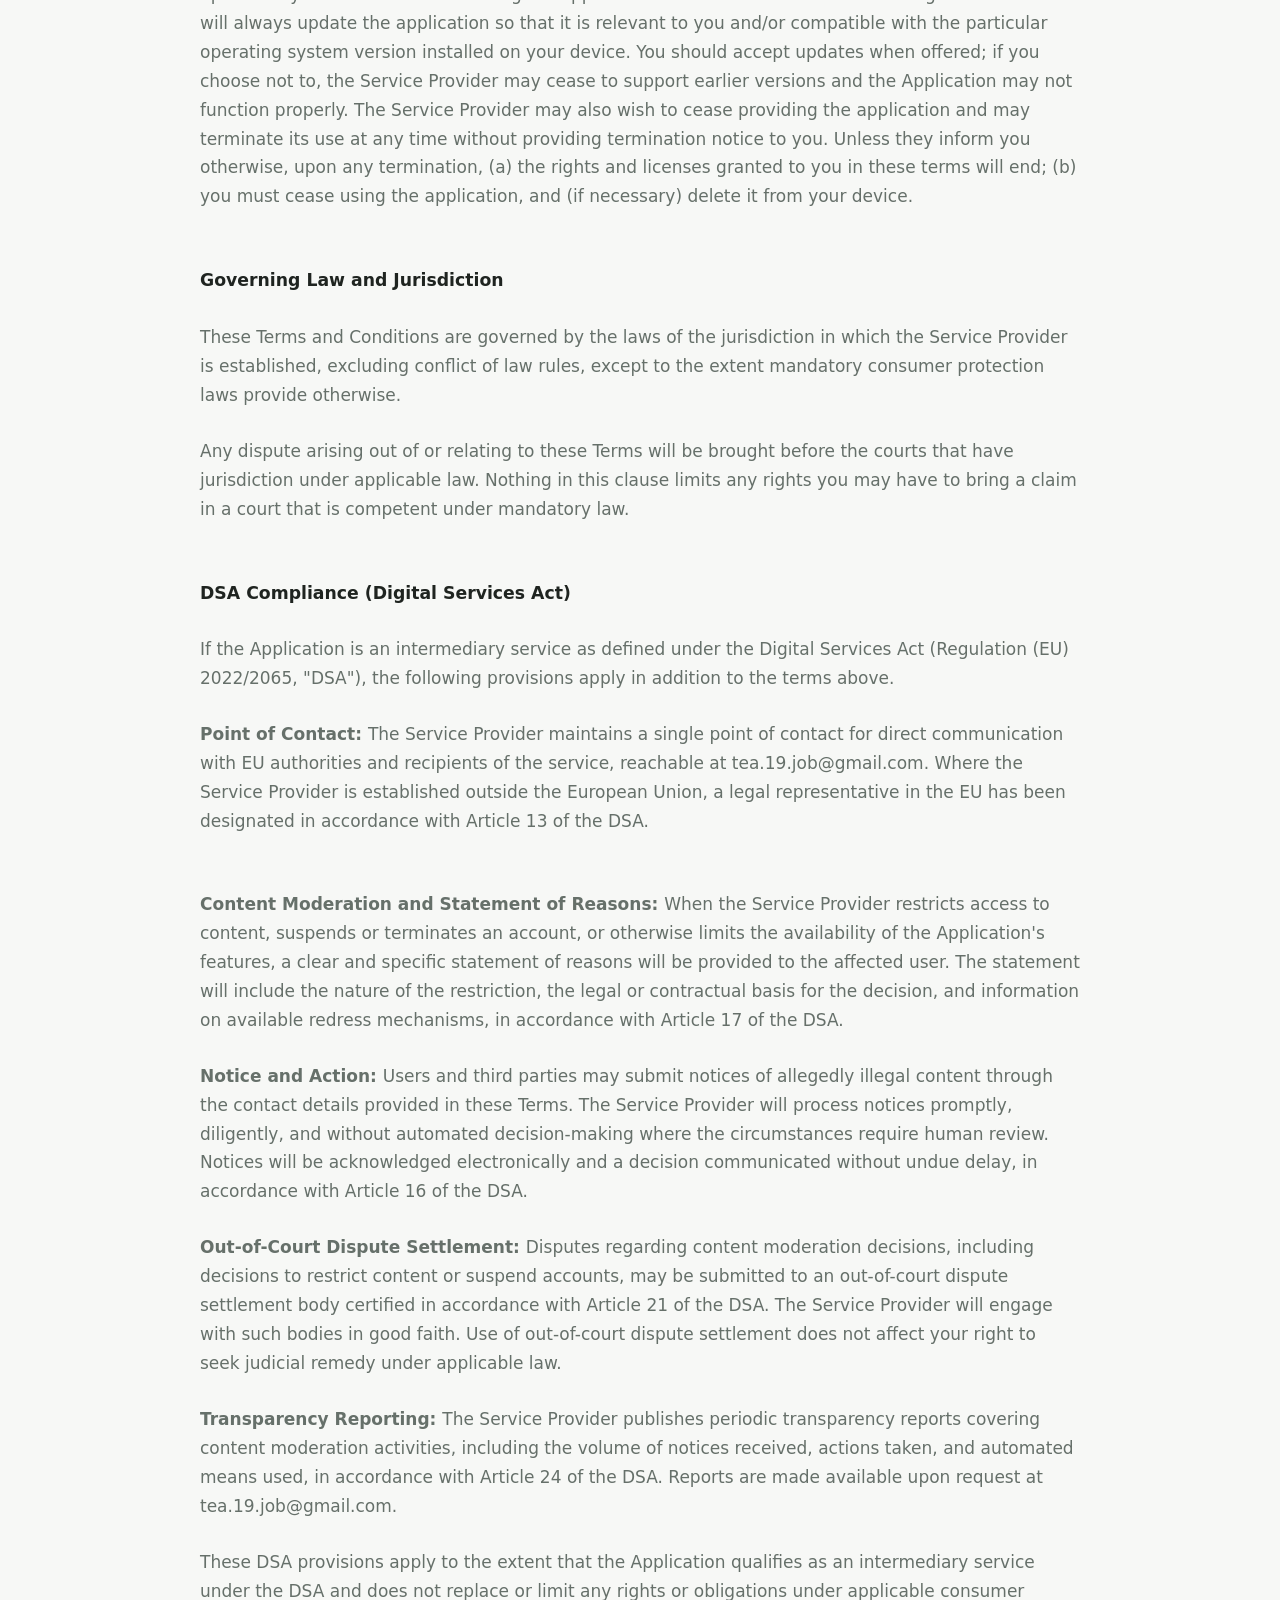
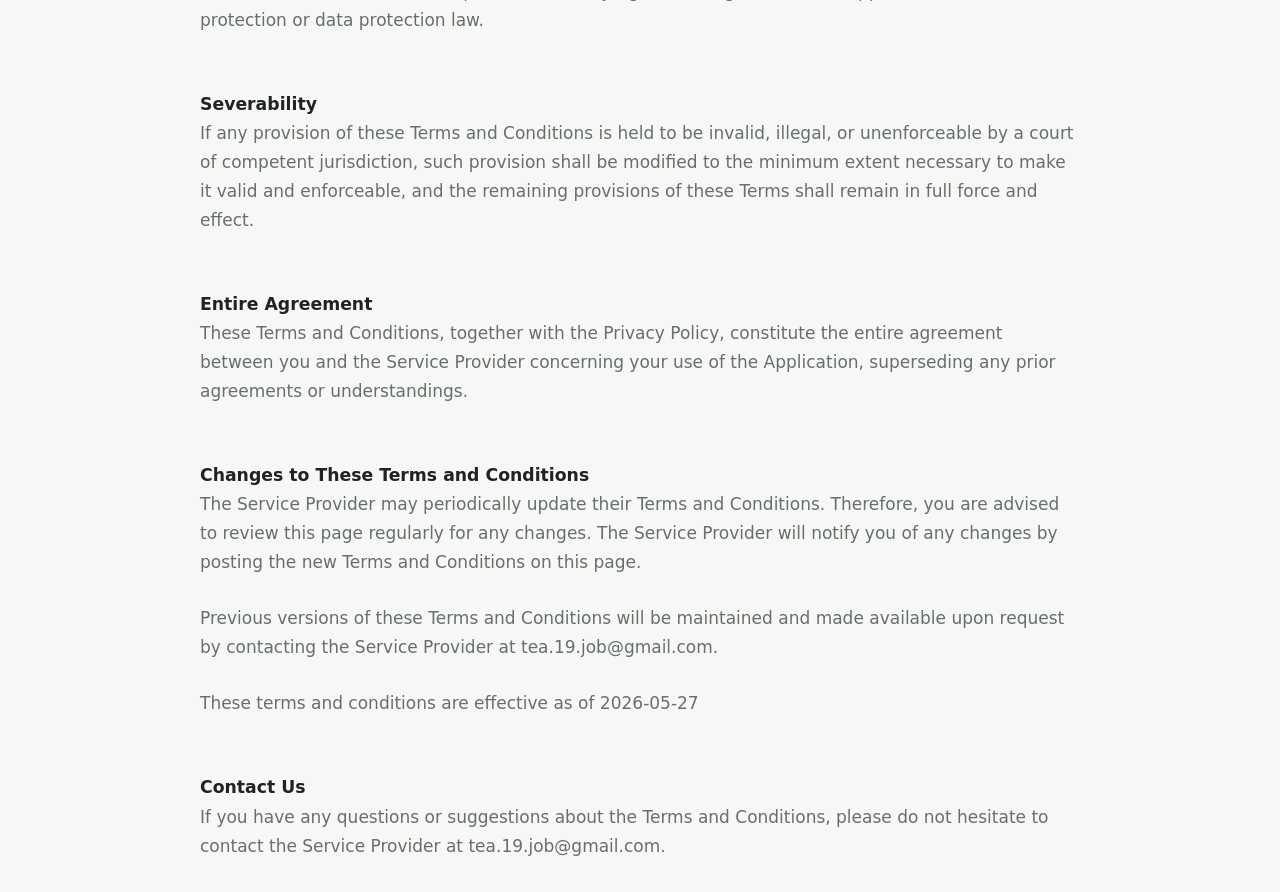
<file: quick-memo/en/terms.html>
<!doctype html>
<html lang="en">
  <head>
    <meta charset="utf-8" />
    <meta name="viewport" content="width=device-width" />
    <title>Terms &amp; Conditions</title>
    <link rel="icon" type="image/png" href="../../assets/favicon.png" />
    <link rel="stylesheet" href="../../site.css" />
    <script src="../site.js" defer></script>
  </head>

  <body class="legal-page" data-lang="en" data-page="terms">
    <strong>Terms &amp; Conditions</strong><br />
    <p>
      These terms and conditions apply to the 3秒メモ app for mobile devices,
      together with any related services operated by Tea (collectively, the
      "Application"). Tea is hereby referred to as the "Service Provider".
    </p>
    <br />
    <p>
      By downloading or using the Application, you agree to these Terms and
      Conditions. You should read them carefully before using the Application.
    </p>
    <br />
    <div>
      <strong>License to use the Application</strong>
      <p>
        Subject to your compliance with these Terms, the Service Provider grants
        you a limited, non-exclusive, non-transferable, revocable license to
        install and use the Application on a mobile device for personal or
        internal business purposes. You may not reproduce, distribute, modify,
        create derivative works from, reverse engineer, decompile, or
        disassemble the Application, except as and only to the extent that such
        activity is expressly permitted by applicable law.
      </p>
    </div>
    <br /><strong>Intellectual Property</strong>
    <p>
      The Service Provider retains all intellectual property rights in the
      Application, including its code, design, trademarks, service marks, trade
      names, logos, and branding (the "IP"). Nothing in these Terms grants you
      any license or right to use the Service Provider's trademarks, logos, or
      branding for any purpose. You agree not to remove, alter, or obscure any
      copyright, trademark, or other proprietary notices displayed in or on the
      Application.
    </p>
    <br /><strong>Termination</strong>
    <p>
      The Service Provider may suspend your access to the Application or
      services if you materially breach these Terms. The Service Provider will
      provide you with written notice of the breach and, where the breach is
      capable of cure, you will have 14 days from receipt of notice to remedy
      the breach. If you fail to cure the breach within that period, the Service
      Provider may terminate your access.
    </p>
    <br />
    <p>
      The Service Provider may suspend or terminate your access immediately
      without notice if you violate applicable law, infringe intellectual
      property rights, or engage in activity that could cause harm to other
      users or the Service Provider.
    </p>
    <br />
    <p>
      Upon termination, your right to use the Application will end and you must
      delete all copies from your devices.
    </p>
    <br />
    <p>
      By accessing and using this Application, you represent that you are
      legally permitted to use it in your jurisdiction. You must be at least 16
      years of age (the age of digital consent in your jurisdiction) to use the
      Application. If you are below 16, a parent or legal guardian must review
      and accept these Terms on your behalf.
    </p>
    <div>
      <br />
      <p>
        Unauthorized copying, modification of the Application, any part of the
        Application, or the Service Provider's trademarks is strictly
        prohibited. Any attempts to extract the source code of the Application,
        translate the Application into other languages, or create derivative
        versions are not permitted. All trademarks, copyrights, database rights,
        and other intellectual property rights related to the Application remain
        the property of the Service Provider.
      </p>
    </div>
    <br /><strong>User-Generated Content and Acceptable Use</strong>
    <p>
      If this Application allows users to post, share, or upload content, you
      agree not to post content that:
    </p>
    <ul>
      <li>
        Is illegal or violates third-party intellectual property rights
        (copyright, trademark, patents)
      </li>
      <li>Is abusive, threatening, harassing, defamatory, or hate speech</li>
      <li>
        Contains discrimination or incitement to violence or illegal activity
      </li>
      <li>Is spam, phishing, or contains malware</li>
      <li>Violates the privacy or personal data rights of others</li>
      <li>Is misleading, false, or deceptive</li>
      <li>
        Contains explicit violence or sexual content (unless age-gated
        appropriately)
      </li>
    </ul>
    <br />
    <p>The Service Provider reserves the right to:</p>
    <ul>
      <li>
        Remove or disable access to content that violates these guidelines
      </li>
      <li>
        Suspend or terminate accounts of users who repeatedly violate these
        guidelines
      </li>
      <li>Cooperate with law enforcement if illegal content is reported</li>
      <li>
        Moderate, filter, or hide content that violates these Terms, applicable
        law, or the guidelines set out above
      </li>
    </ul>
    <br />
    <p>
      Content submitted through the Application may be visible to other users or
      to the public, depending on how the Application functions.
    </p>
    <br />
    <p>
      If you believe content violates these Terms, infringes your rights, or is
      unlawful, you may report it to the Service Provider at
      tea.19.job@gmail.com. The report should include enough information for the
      Service Provider to identify the content, evaluate the complaint, and
      contact you if follow-up is required.
    </p>
    <br />
    <p>
      Where the Application provides such features, you may also report content,
      block other users, or mute notifications directly through the
      Application's interface. The Service Provider will review in-app reports
      with the same standards described in these Terms.
    </p>
    <br />
    <p>
      The Service Provider may review reported content, request additional
      information where necessary, remove or restrict access to content, and
      take action against the responsible account where appropriate. Users
      affected by moderation decisions may contact the Service Provider at
      tea.19.job@gmail.com to request further review. The Service Provider will
      respond to appeals within a reasonable period and provide the reasons for
      any upheld moderation decision, subject to applicable law.
    </p>
    <br />
    <p>
      By submitting User-Generated Content you grant the Service Provider a
      non-exclusive, worldwide, royalty-free license to use, reproduce,
      distribute, prepare derivative works of, display and perform the content
      in connection with the Application and the Service Provider's business.
      This license does not grant the Service Provider the right to sell or
      sublicense your content to third parties independently of the Application.
      You represent and warrant that you own or control all rights in the
      content you post and that use of the content does not violate these Terms
      or applicable law.
    </p>
    <br />
    <p>
      Your content may include personal data. Processing of personal data
      related to User-Generated Content is governed by the Privacy Policy. Do
      not post personal data of others without their consent.
    </p>
    <br />
    <p>
      The Service Provider is dedicated to ensuring that the Application is as
      beneficial and efficient as possible. As such, they reserve the right to
      modify the Application or charge for their services at any time and for
      any reason. The Service Provider assures you that any charges for the
      Application or its services will be clearly communicated to you.
    </p>
    <br />
    <p>
      The Application stores and processes personal data that you have provided
      to the Service Provider in order to provide the Service. It is your
      responsibility to maintain the security of your phone and access to the
      Application. The Service Provider strongly advises against jailbreaking or
      rooting your phone, which involves removing software restrictions and
      limitations imposed by the official operating system of your device. Such
      actions could expose your phone to malware, viruses, malicious programs,
      compromise your phone's security features, and may result in the
      Application not functioning correctly or at all.
    </p>
    <div>
      <p>
        Please note that the Application utilizes third-party services that have
        their own Terms and Conditions. Below are the links to the Terms and
        Conditions of the third-party service providers used by the Application:
      </p>
      <ul>
        <li>
          <a
            href="https://developers.google.com/admob/terms"
            target="_blank"
            rel="noopener noreferrer"
            >AdMob</a
          >
        </li>
        <li>
          <a
            href="https://www.google.com/analytics/terms/"
            target="_blank"
            rel="noopener noreferrer"
            >Google Analytics for Firebase</a
          >
        </li>
        <li>
          <a
            href="https://expo.io/terms"
            target="_blank"
            rel="noopener noreferrer"
            >Expo</a
          >
        </li>
        <li>
          <a
            href="https://www.revenuecat.com/terms"
            target="_blank"
            rel="noopener noreferrer"
            >RevenueCat</a
          >
        </li>
      </ul>
    </div>
    <br />
    <div>
      <p>
        Please be aware that the Service Provider does not assume responsibility
        for certain aspects. Some functions of the Application require an active
        internet connection, which can be Wi-Fi or provided by your mobile
        network provider. The Service Provider cannot be held responsible if the
        Application does not function at full capacity due to lack of access to
        Wi-Fi or if you have exhausted your data allowance.
      </p>
      <br />
      <p>
        If you are using the application outside of a Wi-Fi area, please be
        aware that your mobile network provider's agreement terms still apply.
        Consequently, you may incur charges from your mobile provider for data
        usage during the connection to the application, or other third-party
        charges. By using the application, you accept responsibility for any
        such charges, including roaming data charges if you use the application
        outside of your home territory (i.e., region or country) without
        disabling data roaming. If you are not the bill payer for the device on
        which you are using the application, they assume that you have obtained
        permission from the bill payer.
      </p>
    </div>
    <!----><br />
    <p>
      Similarly, the Service Provider cannot always assume responsibility for
      your usage of the application. For instance, it is your responsibility to
      ensure that your device remains charged. If your device runs out of
      battery and you are unable to access the Service, the Service Provider
      cannot be held responsible.
    </p>
    <br />
    <p>
      Nothing in these Terms shall limit any rights you have under applicable
      consumer protection laws that cannot be lawfully excluded.
    </p>
    <br /><strong>Subscriptions and In-App Purchases</strong>
    <p>
      The Application may offer subscriptions or in-app purchases to access paid
      or additional features. Before making a purchase, please review the price,
      period, content, whether a free trial is available, and any other terms
      displayed at the time of purchase.
    </p>
    <br />
    <p><strong>About the Premium Plan (Subscription)</strong></p>
    <ul>
      <li>Subscription title: Premium Plan</li>
      <li>
        Annual plan: JPY 4,800/year (equivalent to JPY 400/month, shown as 20%
        off compared with the monthly plan)
      </li>
      <li>Monthly plan: JPY 500/month</li>
      <li>Free trial period: 1 month (one-time only)</li>
      <li>
        Unless cancelled by the day before the trial ends, the subscription
        automatically converts to the selected paid plan and billing starts after
        the free trial.
      </li>
    </ul>
    <br />
    <p>
      Subscriptions are charged to your Apple ID and automatically renew unless
      auto-renewal is turned off at least 24 hours before the end of the current
      period. To stop auto-renewal, cancel, change your plan, or check your
      purchase status, use your App Store account settings or the subscription
      management screen provided by Apple. Uninstalling the Application does not
      automatically cancel your subscription.
    </p>
    <br />
    <p>
      If a free trial is offered, it may convert to a paid period and billing
      may begin according to the displayed terms unless you cancel before the
      trial ends. Free trials, discounts, and promotions may not be available
      depending on region, timing, usage status, or Apple's rules.
    </p>
    <br />
    <p>
      Payment processing, billing, refunds, and purchase disputes are handled
      according to Apple's terms and procedures. The Service Provider does not
      obtain or store payment information processed by Apple, such as credit
      card numbers. If you wish to request a refund, please follow the refund
      request process provided by Apple.
    </p>
    <br />
    <p>
      The Service Provider may change the content, price, and terms of paid
      features to the extent permitted by law. If there is a material change,
      the Service Provider will notify you in the Application or by another
      appropriate method. If you continue using the paid features after the
      change, you will be deemed to have agreed to the changed terms.
    </p>
    <strong>Limitation of Liability</strong>
    <p>
      To the fullest extent permitted by law, the Service Provider shall not be
      liable for any indirect, incidental, special, consequential, or punitive
      damages, including but not limited to lost profits, data loss, or business
      interruption, even if advised of the possibility of such damages.
    </p>
    <br />
    <p>However, the Service Provider retains full liability for:</p>
    <ul>
      <li>Death or personal injury caused by negligence</li>
      <li>Fraud or fraudulent misrepresentation</li>
      <li>
        Any other liability that cannot be excluded or limited under applicable
        law
      </li>
    </ul>
    <br />
    <p>
      To the fullest extent permitted by law, the total liability of the Service
      Provider for any claim shall not exceed the amount paid by you to the
      Service Provider for the Application in the 12 months preceding the claim,
      or the minimum amount that must be paid under applicable law, whichever is
      greater. If the Application is provided free of charge, this means the
      Service Provider's liability is limited to the minimum amount permitted by
      applicable law.
    </p>
    <br />
    <p>
      The Service Provider accepts no liability for any loss, direct or
      indirect, that you experience as a result of relying entirely on
      third-party information provided through this Application, or for
      inaccuracies in content provided by third parties.
    </p>
    <br /><strong>Indemnification</strong>
    <p>
      To the fullest extent permitted by law, you agree to indemnify and hold
      harmless the Service Provider, its affiliates, officers, directors,
      employees and agents from and against any claims, liabilities, damages,
      losses and expenses, including reasonable legal fees, arising out of or
      directly related to your breach of these Terms or your intentional misuse
      of the Application, including User-Generated Content you submit in
      violation of these Terms.
    </p>
    <br />
    <p>
      This indemnification does not apply to claims arising from the Service
      Provider's own negligence, breach of these Terms, or violation of
      applicable law. In jurisdictions where consumer indemnification is
      restricted by law, this clause shall be limited to the maximum extent
      permitted.
    </p>
    <br /><!---->
    <p>
      The Service Provider may wish to update the application at some point. The
      application is currently available as per the requirements for the
      operating system (and for any additional systems they decide to extend the
      availability of the application to) may change, and you will need to
      download the updates if you want to continue using the application. The
      Service Provider does not guarantee that it will always update the
      application so that it is relevant to you and/or compatible with the
      particular operating system version installed on your device. You should
      accept updates when offered; if you choose not to, the Service Provider
      may cease to support earlier versions and the Application may not function
      properly. The Service Provider may also wish to cease providing the
      application and may terminate its use at any time without providing
      termination notice to you. Unless they inform you otherwise, upon any
      termination, (a) the rights and licenses granted to you in these terms
      will end; (b) you must cease using the application, and (if necessary)
      delete it from your device.
    </p>
    <br /><strong>Governing Law and Jurisdiction</strong><br />
    <p>
      These Terms and Conditions are governed by the laws of the jurisdiction in
      which the Service Provider is established, excluding conflict of law
      rules, except to the extent mandatory consumer protection laws provide
      otherwise.
    </p>
    <br />
    <p>
      Any dispute arising out of or relating to these Terms will be brought
      before the courts that have jurisdiction under applicable law. Nothing in
      this clause limits any rights you may have to bring a claim in a court
      that is competent under mandatory law.
    </p>
    <br /><strong>DSA Compliance (Digital Services Act)</strong><br />
    <p>
      If the Application is an intermediary service as defined under the Digital
      Services Act (Regulation (EU) 2022/2065, "DSA"), the following provisions
      apply in addition to the terms above.
    </p>
    <br />
    <p>
      <strong>Point of Contact: </strong>The Service Provider maintains a single
      point of contact for direct communication with EU authorities and
      recipients of the service, reachable at tea.19.job@gmail.com. Where the
      Service Provider is established outside the European Union, a legal
      representative in the EU has been designated in accordance with Article 13
      of the DSA.
    </p>
    <br /><!----><br />
    <p>
      <strong>Content Moderation and Statement of Reasons: </strong>When the
      Service Provider restricts access to content, suspends or terminates an
      account, or otherwise limits the availability of the Application's
      features, a clear and specific statement of reasons will be provided to
      the affected user. The statement will include the nature of the
      restriction, the legal or contractual basis for the decision, and
      information on available redress mechanisms, in accordance with Article 17
      of the DSA.
    </p>
    <br />
    <p>
      <strong>Notice and Action: </strong>Users and third parties may submit
      notices of allegedly illegal content through the contact details provided
      in these Terms. The Service Provider will process notices promptly,
      diligently, and without automated decision-making where the circumstances
      require human review. Notices will be acknowledged electronically and a
      decision communicated without undue delay, in accordance with Article 16
      of the DSA.
    </p>
    <br />
    <p>
      <strong>Out-of-Court Dispute Settlement: </strong>Disputes regarding
      content moderation decisions, including decisions to restrict content or
      suspend accounts, may be submitted to an out-of-court dispute settlement
      body certified in accordance with Article 21 of the DSA. The Service
      Provider will engage with such bodies in good faith. Use of out-of-court
      dispute settlement does not affect your right to seek judicial remedy
      under applicable law.
    </p>
    <br />
    <p>
      <strong>Transparency Reporting: </strong>The Service Provider publishes
      periodic transparency reports covering content moderation activities,
      including the volume of notices received, actions taken, and automated
      means used, in accordance with Article 24 of the DSA. Reports are made
      available upon request at tea.19.job@gmail.com.
    </p>
    <br />
    <p>
      These DSA provisions apply to the extent that the Application qualifies as
      an intermediary service under the DSA and does not replace or limit any
      rights or obligations under applicable consumer protection or data
      protection law.
    </p>
    <br /><strong>Severability</strong>
    <p>
      If any provision of these Terms and Conditions is held to be invalid,
      illegal, or unenforceable by a court of competent jurisdiction, such
      provision shall be modified to the minimum extent necessary to make it
      valid and enforceable, and the remaining provisions of these Terms shall
      remain in full force and effect.
    </p>
    <br /><strong>Entire Agreement</strong>
    <p>
      These Terms and Conditions, together with the Privacy Policy, constitute
      the entire agreement between you and the Service Provider concerning your
      use of the Application, superseding any prior agreements or
      understandings.
    </p>
    <br /><strong>Changes to These Terms and Conditions</strong>
    <p>
      The Service Provider may periodically update their Terms and Conditions.
      Therefore, you are advised to review this page regularly for any changes.
      The Service Provider will notify you of any changes by posting the new
      Terms and Conditions on this page.
    </p>
    <br />
    <p>
      Previous versions of these Terms and Conditions will be maintained and
      made available upon request by contacting the Service Provider at
      tea.19.job@gmail.com.
    </p>
    <br />
    <p>These terms and conditions are effective as of 2026-05-27</p>
    <br /><strong>Contact Us</strong>
    <p>
      If you have any questions or suggestions about the Terms and Conditions,
      please do not hesitate to contact the Service Provider at
      tea.19.job@gmail.com.
    </p>
  </body>
</html>
</file>
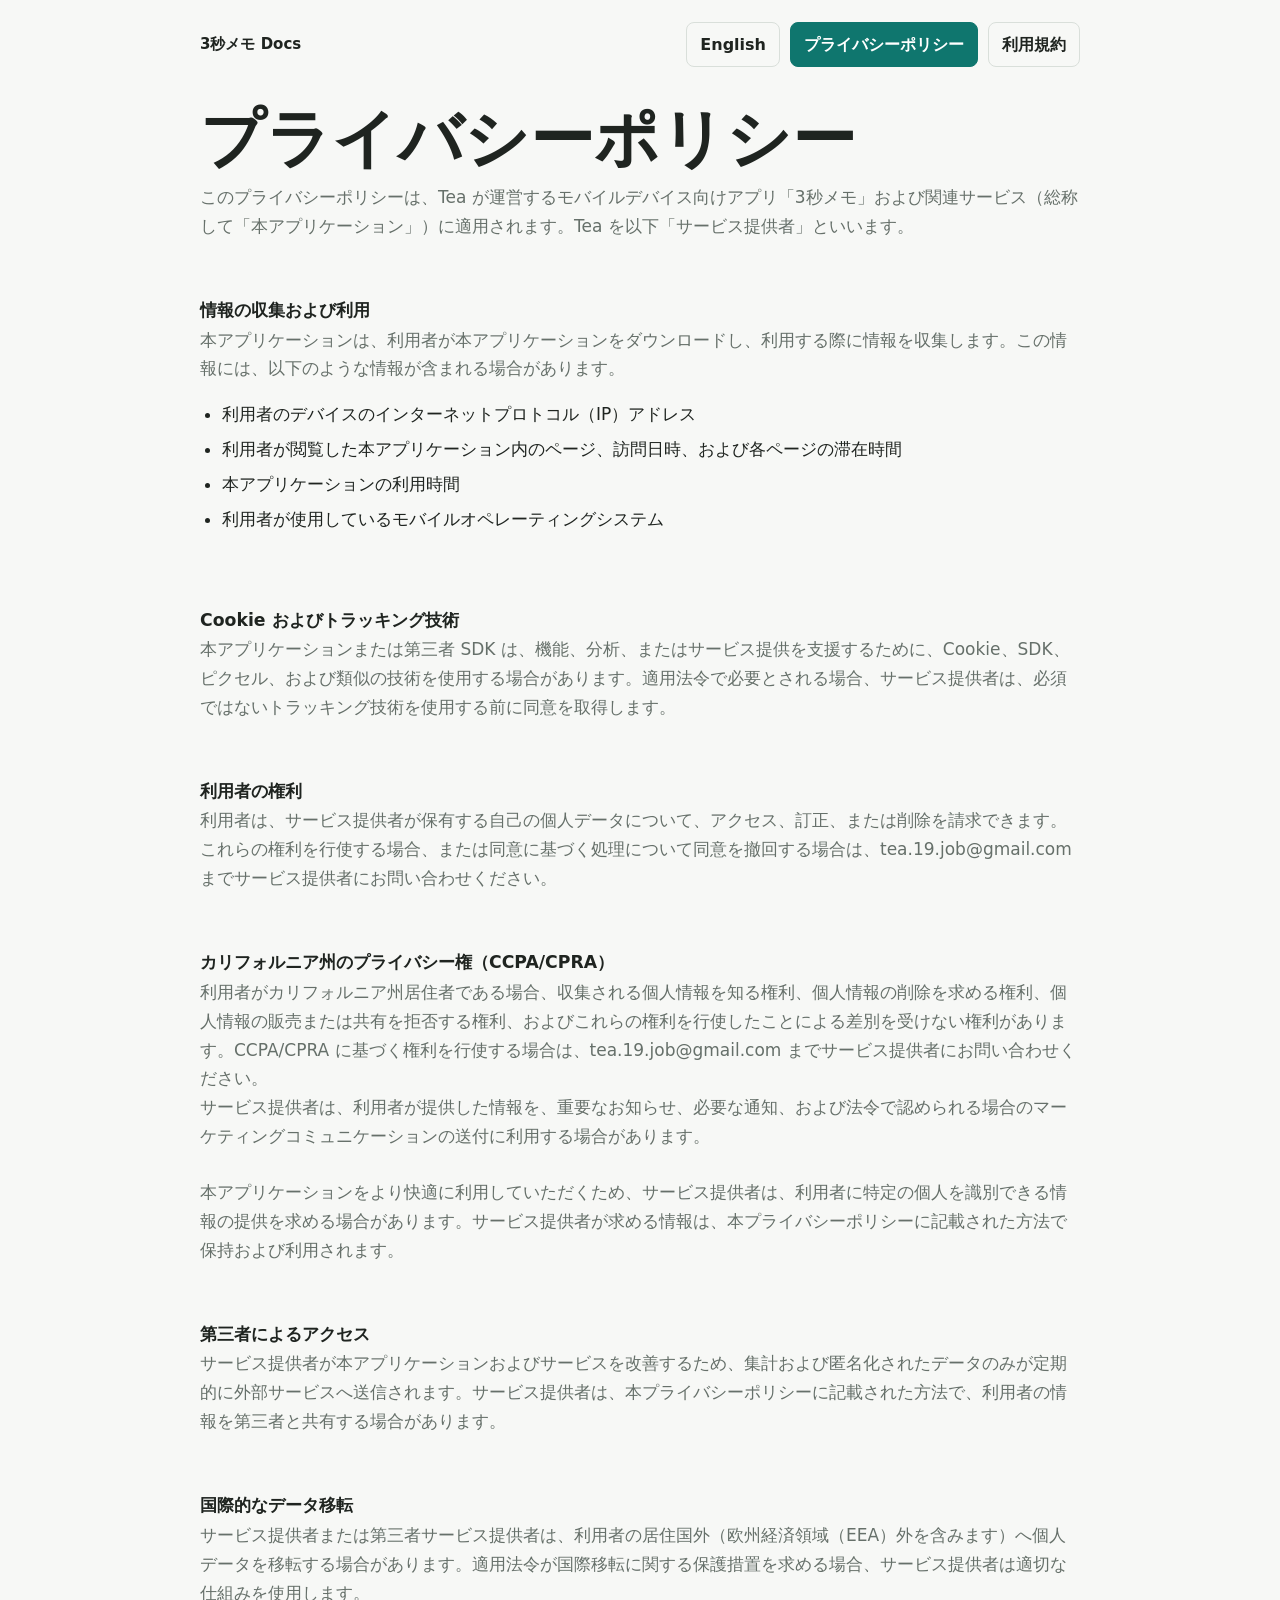
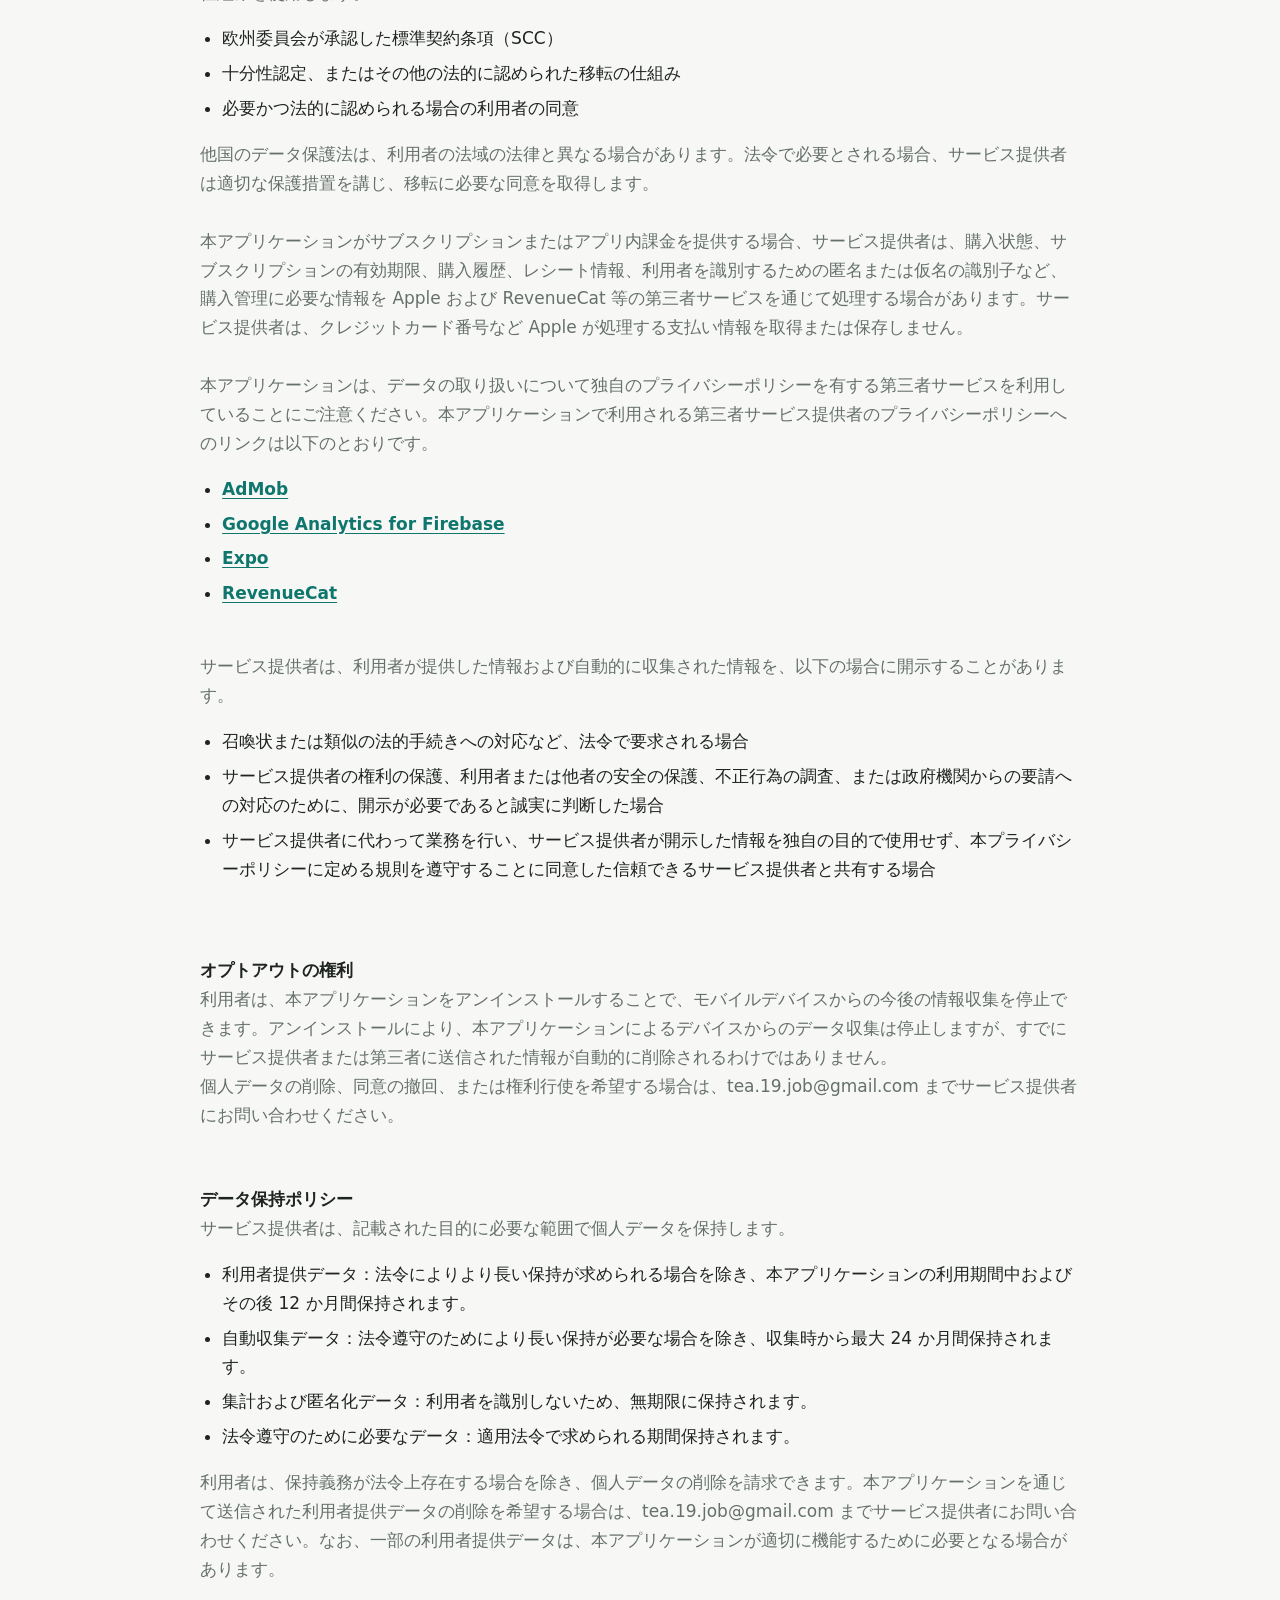
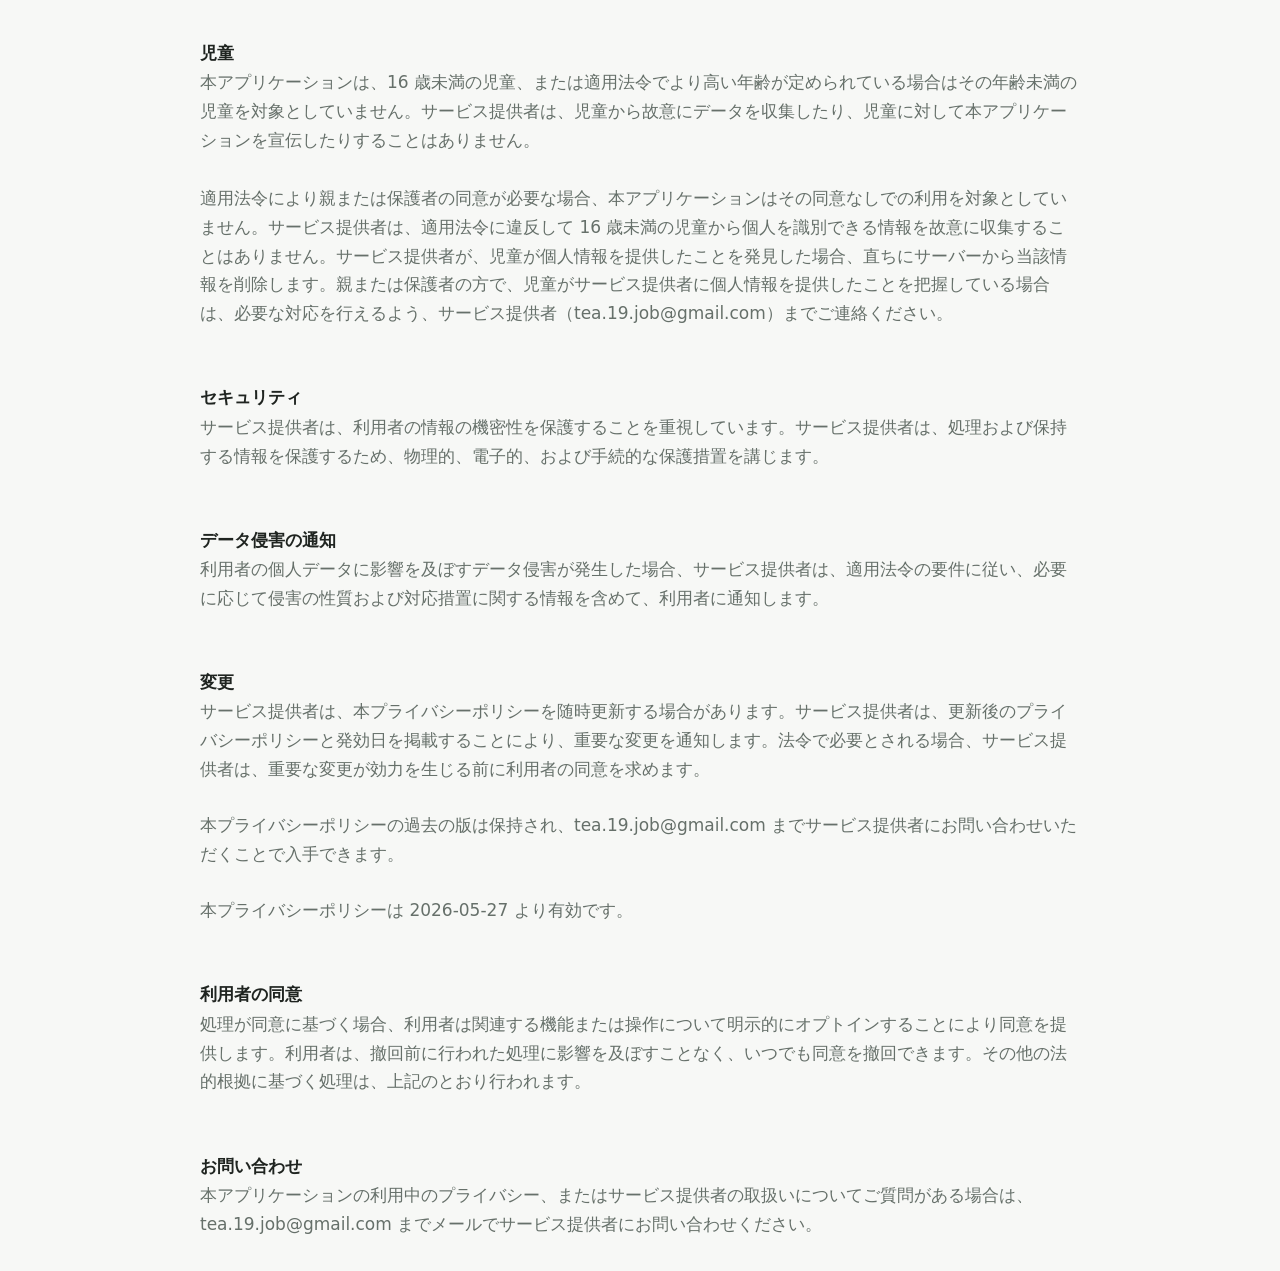
<file: quick-memo/ja/privacy.html>
<!doctype html>
<html lang="ja">
  <head>
    <meta charset="utf-8" />
    <meta name="viewport" content="width=device-width" />
    <title>プライバシーポリシー</title>
    <link rel="icon" type="image/png" href="../../assets/favicon.png" />
    <link rel="stylesheet" href="../../site.css" />
    <script src="../site.js" defer></script>
  </head>
  <body class="legal-page" data-lang="ja" data-page="privacy">
    <strong>プライバシーポリシー</strong>
    <p>
      このプライバシーポリシーは、Tea が運営するモバイルデバイス向けアプリ「3秒メモ」および関連サービス（総称して「本アプリケーション」）に適用されます。Tea
      を以下「サービス提供者」といいます。
    </p>

    <br /><strong>情報の収集および利用</strong>
    <p>
      本アプリケーションは、利用者が本アプリケーションをダウンロードし、利用する際に情報を収集します。この情報には、以下のような情報が含まれる場合があります。
    </p>
    <ul>
      <li>利用者のデバイスのインターネットプロトコル（IP）アドレス</li>
      <li>
        利用者が閲覧した本アプリケーション内のページ、訪問日時、および各ページの滞在時間
      </li>
      <li>本アプリケーションの利用時間</li>
      <li>利用者が使用しているモバイルオペレーティングシステム</li>
    </ul>

    <br /><strong>Cookie およびトラッキング技術</strong>
    <p>
      本アプリケーションまたは第三者 SDK
      は、機能、分析、またはサービス提供を支援するために、Cookie、SDK、ピクセル、および類似の技術を使用する場合があります。適用法令で必要とされる場合、サービス提供者は、必須ではないトラッキング技術を使用する前に同意を取得します。
    </p>

    <br /><strong>利用者の権利</strong>
    <p>
      利用者は、サービス提供者が保有する自己の個人データについて、アクセス、訂正、または削除を請求できます。これらの権利を行使する場合、または同意に基づく処理について同意を撤回する場合は、tea.19.job@gmail.com
      までサービス提供者にお問い合わせください。
    </p>

    <br /><strong>カリフォルニア州のプライバシー権（CCPA/CPRA）</strong>
    <p>
      利用者がカリフォルニア州居住者である場合、収集される個人情報を知る権利、個人情報の削除を求める権利、個人情報の販売または共有を拒否する権利、およびこれらの権利を行使したことによる差別を受けない権利があります。CCPA/CPRA
      に基づく権利を行使する場合は、tea.19.job@gmail.com
      までサービス提供者にお問い合わせください。
    </p>

    <p>
      サービス提供者は、利用者が提供した情報を、重要なお知らせ、必要な通知、および法令で認められる場合のマーケティングコミュニケーションの送付に利用する場合があります。
    </p>
    <br />
    <p>
      本アプリケーションをより快適に利用していただくため、サービス提供者は、利用者に特定の個人を識別できる情報の提供を求める場合があります。サービス提供者が求める情報は、本プライバシーポリシーに記載された方法で保持および利用されます。
    </p>

    <br /><strong>第三者によるアクセス</strong>
    <p>
      サービス提供者が本アプリケーションおよびサービスを改善するため、集計および匿名化されたデータのみが定期的に外部サービスへ送信されます。サービス提供者は、本プライバシーポリシーに記載された方法で、利用者の情報を第三者と共有する場合があります。
    </p>

    <br /><strong>国際的なデータ移転</strong>
    <p>
      サービス提供者または第三者サービス提供者は、利用者の居住国外（欧州経済領域（EEA）外を含みます）へ個人データを移転する場合があります。適用法令が国際移転に関する保護措置を求める場合、サービス提供者は適切な仕組みを使用します。
    </p>
    <ul>
      <li>欧州委員会が承認した標準契約条項（SCC）</li>
      <li>十分性認定、またはその他の法的に認められた移転の仕組み</li>
      <li>必要かつ法的に認められる場合の利用者の同意</li>
    </ul>
    <p>
      他国のデータ保護法は、利用者の法域の法律と異なる場合があります。法令で必要とされる場合、サービス提供者は適切な保護措置を講じ、移転に必要な同意を取得します。
    </p>

    <div>
      <br />
      <p>
        本アプリケーションがサブスクリプションまたはアプリ内課金を提供する場合、サービス提供者は、購入状態、サブスクリプションの有効期限、購入履歴、レシート情報、利用者を識別するための匿名または仮名の識別子など、購入管理に必要な情報を
        Apple および RevenueCat
        等の第三者サービスを通じて処理する場合があります。サービス提供者は、クレジットカード番号など Apple
        が処理する支払い情報を取得または保存しません。
      </p>
      <br />
      <p>
        本アプリケーションは、データの取り扱いについて独自のプライバシーポリシーを有する第三者サービスを利用していることにご注意ください。本アプリケーションで利用される第三者サービス提供者のプライバシーポリシーへのリンクは以下のとおりです。
      </p>
      <ul>
        <li>
          <a
            href="https://policies.google.com/technologies/partner-sites"
            target="_blank"
            rel="noopener noreferrer"
            >AdMob</a
          >
        </li>
        <li>
          <a
            href="https://firebase.google.com/support/privacy"
            target="_blank"
            rel="noopener noreferrer"
            >Google Analytics for Firebase</a
          >
        </li>
        <li>
          <a
            href="https://expo.io/privacy"
            target="_blank"
            rel="noopener noreferrer"
            >Expo</a
          >
        </li>
        <li>
          <a
            href="https://www.revenuecat.com/privacy"
            target="_blank"
            rel="noopener noreferrer"
            >RevenueCat</a
          >
        </li>
      </ul>
    </div>

    <br />
    <p>
      サービス提供者は、利用者が提供した情報および自動的に収集された情報を、以下の場合に開示することがあります。
    </p>
    <ul>
      <li>召喚状または類似の法的手続きへの対応など、法令で要求される場合</li>
      <li>
        サービス提供者の権利の保護、利用者または他者の安全の保護、不正行為の調査、または政府機関からの要請への対応のために、開示が必要であると誠実に判断した場合
      </li>
      <li>
        サービス提供者に代わって業務を行い、サービス提供者が開示した情報を独自の目的で使用せず、本プライバシーポリシーに定める規則を遵守することに同意した信頼できるサービス提供者と共有する場合
      </li>
    </ul>

    <br /><strong>オプトアウトの権利</strong>
    <div>
      <p>
        利用者は、本アプリケーションをアンインストールすることで、モバイルデバイスからの今後の情報収集を停止できます。アンインストールにより、本アプリケーションによるデバイスからのデータ収集は停止しますが、すでにサービス提供者または第三者に送信された情報が自動的に削除されるわけではありません。
      </p>
    </div>
    <p>
      個人データの削除、同意の撤回、または権利行使を希望する場合は、tea.19.job@gmail.com
      までサービス提供者にお問い合わせください。
    </p>

    <br /><strong>データ保持ポリシー</strong>
    <p>サービス提供者は、記載された目的に必要な範囲で個人データを保持します。</p>
    <ul>
      <li>
        利用者提供データ：法令によりより長い保持が求められる場合を除き、本アプリケーションの利用期間中およびその後
        12 か月間保持されます。
      </li>
      <li>
        自動収集データ：法令遵守のためにより長い保持が必要な場合を除き、収集時から最大
        24 か月間保持されます。
      </li>
      <li>集計および匿名化データ：利用者を識別しないため、無期限に保持されます。</li>
      <li>法令遵守のために必要なデータ：適用法令で求められる期間保持されます。</li>
    </ul>
    <p>
      利用者は、保持義務が法令上存在する場合を除き、個人データの削除を請求できます。本アプリケーションを通じて送信された利用者提供データの削除を希望する場合は、tea.19.job@gmail.com
      までサービス提供者にお問い合わせください。なお、一部の利用者提供データは、本アプリケーションが適切に機能するために必要となる場合があります。
    </p>

    <br /><strong>児童</strong>
    <p>
      本アプリケーションは、16
      歳未満の児童、または適用法令でより高い年齢が定められている場合はその年齢未満の児童を対象としていません。サービス提供者は、児童から故意にデータを収集したり、児童に対して本アプリケーションを宣伝したりすることはありません。
    </p>
    <div>
      <br />
      <p>
        適用法令により親または保護者の同意が必要な場合、本アプリケーションはその同意なしでの利用を対象としていません。サービス提供者は、適用法令に違反して
        16
        歳未満の児童から個人を識別できる情報を故意に収集することはありません。サービス提供者が、児童が個人情報を提供したことを発見した場合、直ちにサーバーから当該情報を削除します。親または保護者の方で、児童がサービス提供者に個人情報を提供したことを把握している場合は、必要な対応を行えるよう、サービス提供者（tea.19.job@gmail.com）までご連絡ください。
      </p>
    </div>

    <br /><strong>セキュリティ</strong>
    <p>
      サービス提供者は、利用者の情報の機密性を保護することを重視しています。サービス提供者は、処理および保持する情報を保護するため、物理的、電子的、および手続的な保護措置を講じます。
    </p>

    <br /><strong>データ侵害の通知</strong>
    <p>
      利用者の個人データに影響を及ぼすデータ侵害が発生した場合、サービス提供者は、適用法令の要件に従い、必要に応じて侵害の性質および対応措置に関する情報を含めて、利用者に通知します。
    </p>

    <br /><strong>変更</strong>
    <p>
      サービス提供者は、本プライバシーポリシーを随時更新する場合があります。サービス提供者は、更新後のプライバシーポリシーと発効日を掲載することにより、重要な変更を通知します。法令で必要とされる場合、サービス提供者は、重要な変更が効力を生じる前に利用者の同意を求めます。
    </p>
    <br />
    <p>
      本プライバシーポリシーの過去の版は保持され、tea.19.job@gmail.com
      までサービス提供者にお問い合わせいただくことで入手できます。
    </p>
    <br />
    <p>本プライバシーポリシーは 2026-05-27 より有効です。</p>

    <br /><strong>利用者の同意</strong>
    <p>
      処理が同意に基づく場合、利用者は関連する機能または操作について明示的にオプトインすることにより同意を提供します。利用者は、撤回前に行われた処理に影響を及ぼすことなく、いつでも同意を撤回できます。その他の法的根拠に基づく処理は、上記のとおり行われます。
    </p>

    <br /><strong>お問い合わせ</strong>
    <p>
      本アプリケーションの利用中のプライバシー、またはサービス提供者の取扱いについてご質問がある場合は、tea.19.job@gmail.com
      までメールでサービス提供者にお問い合わせください。
    </p>
  </body>
</html>
</file>
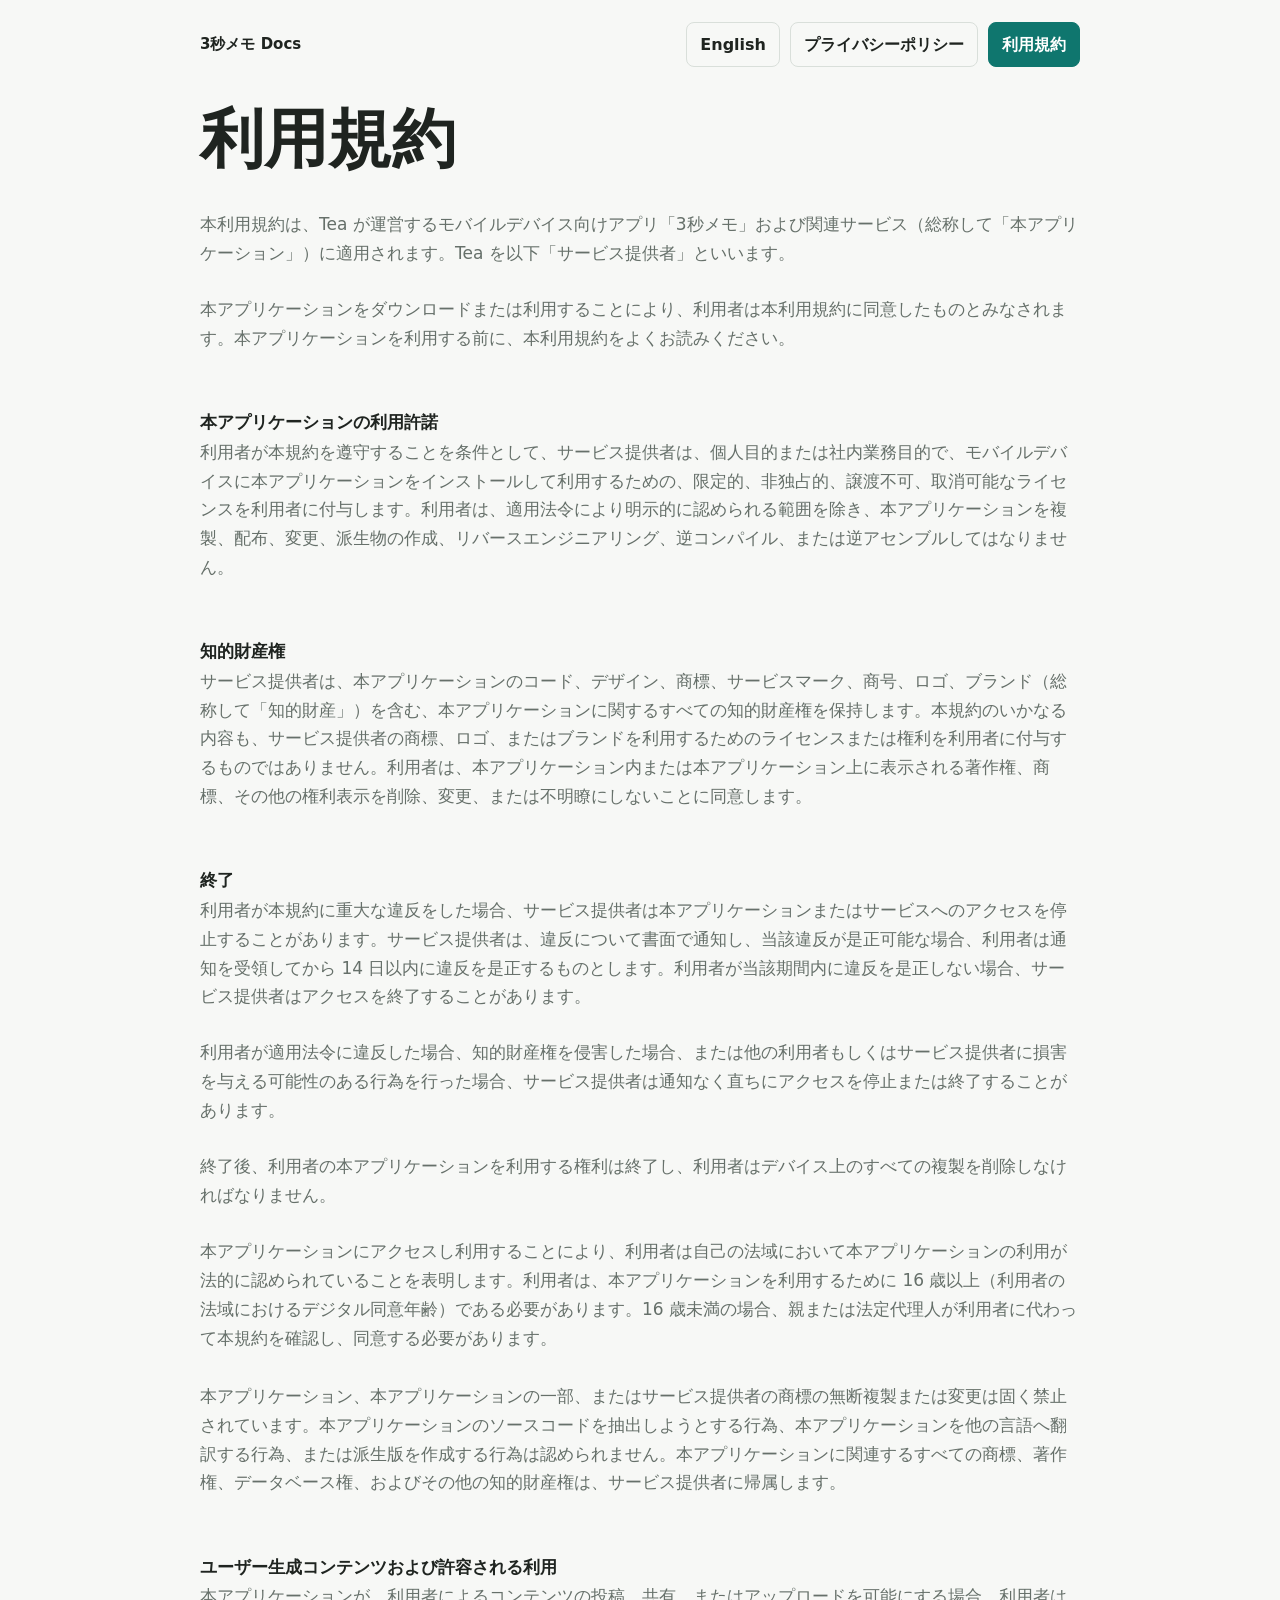
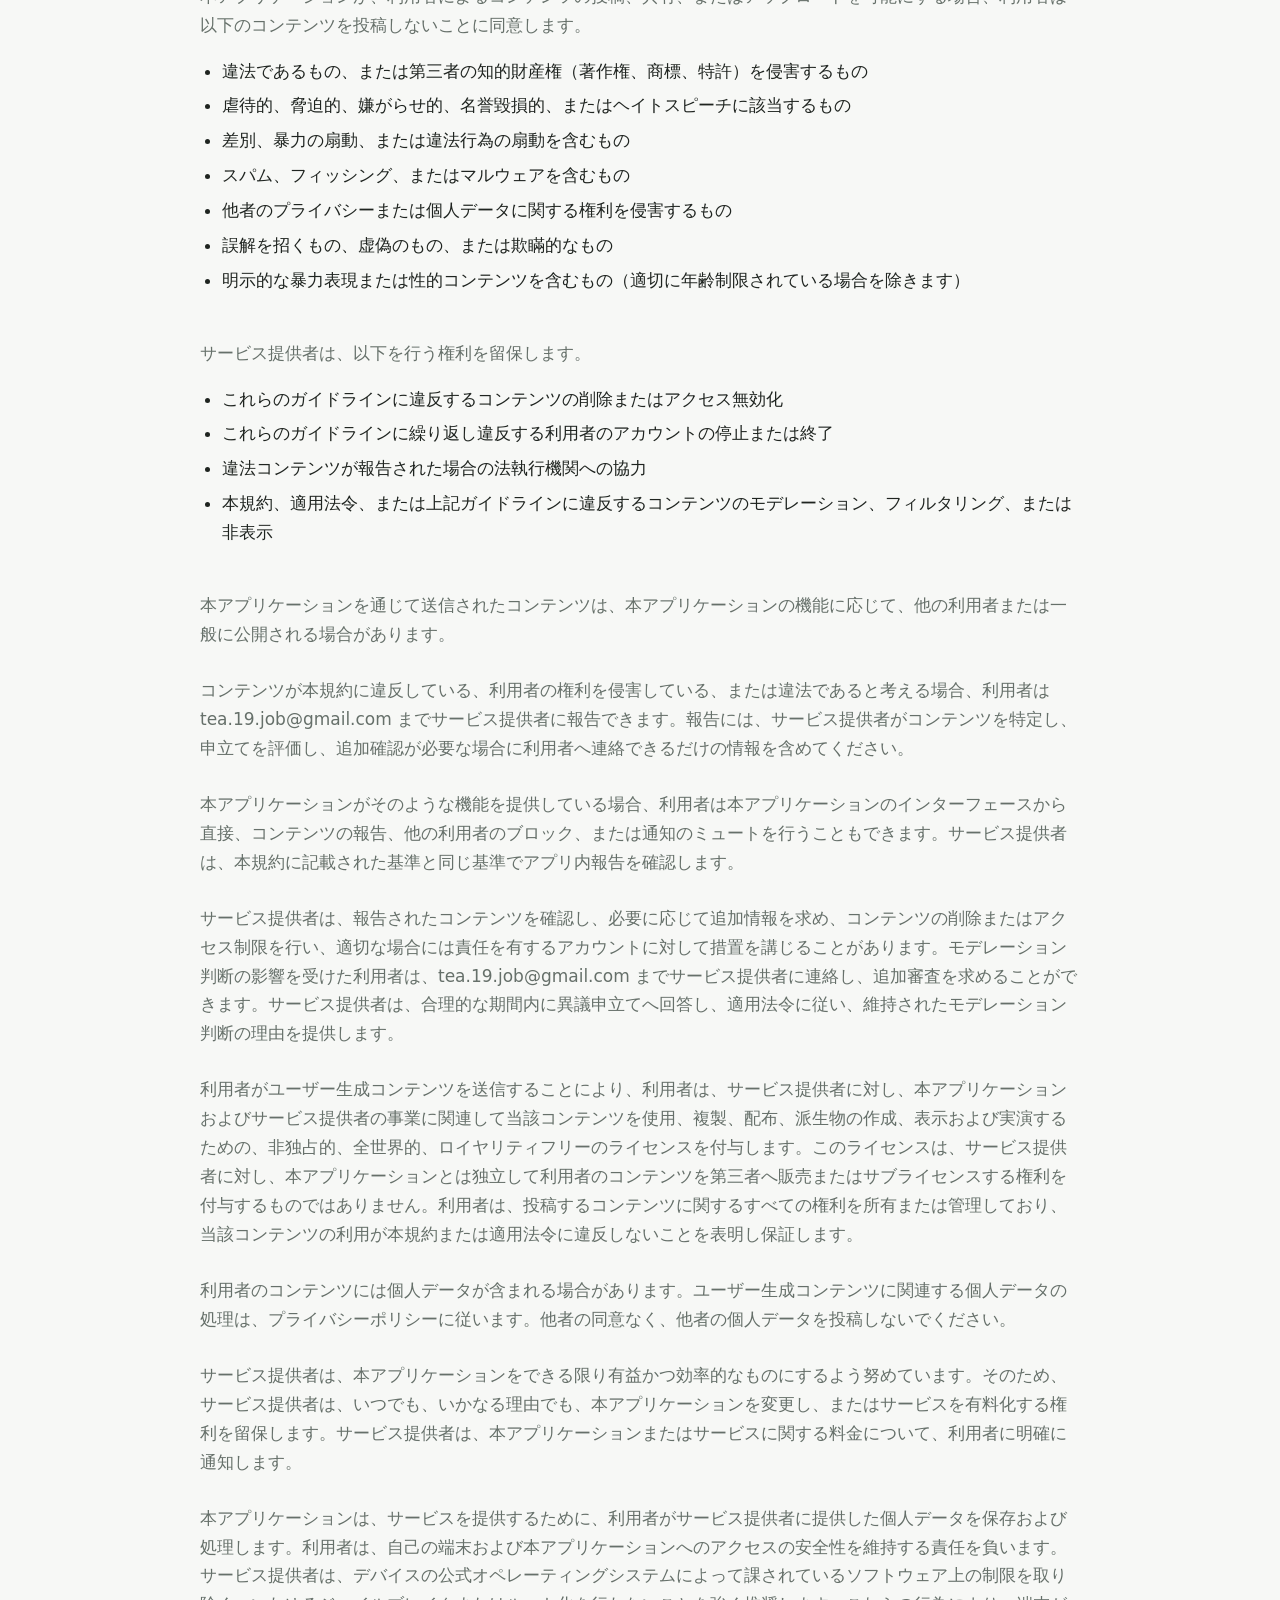
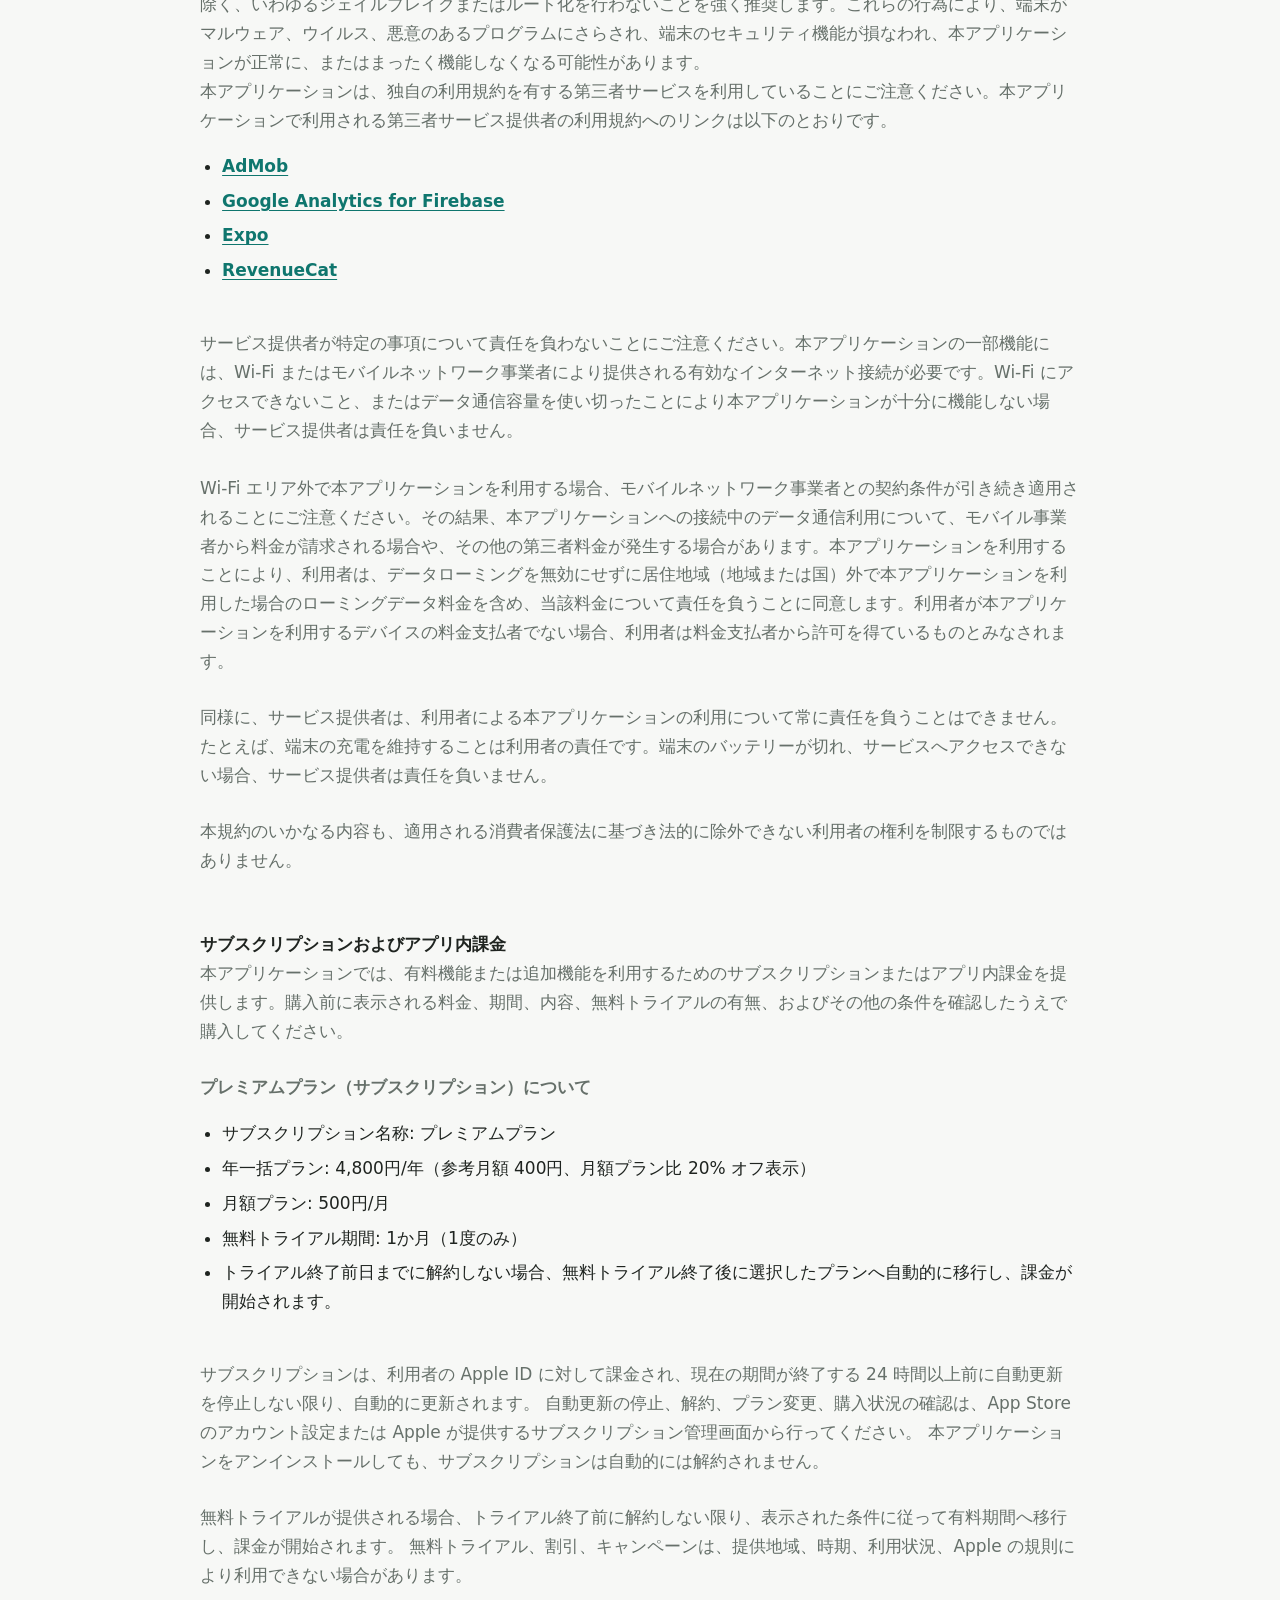
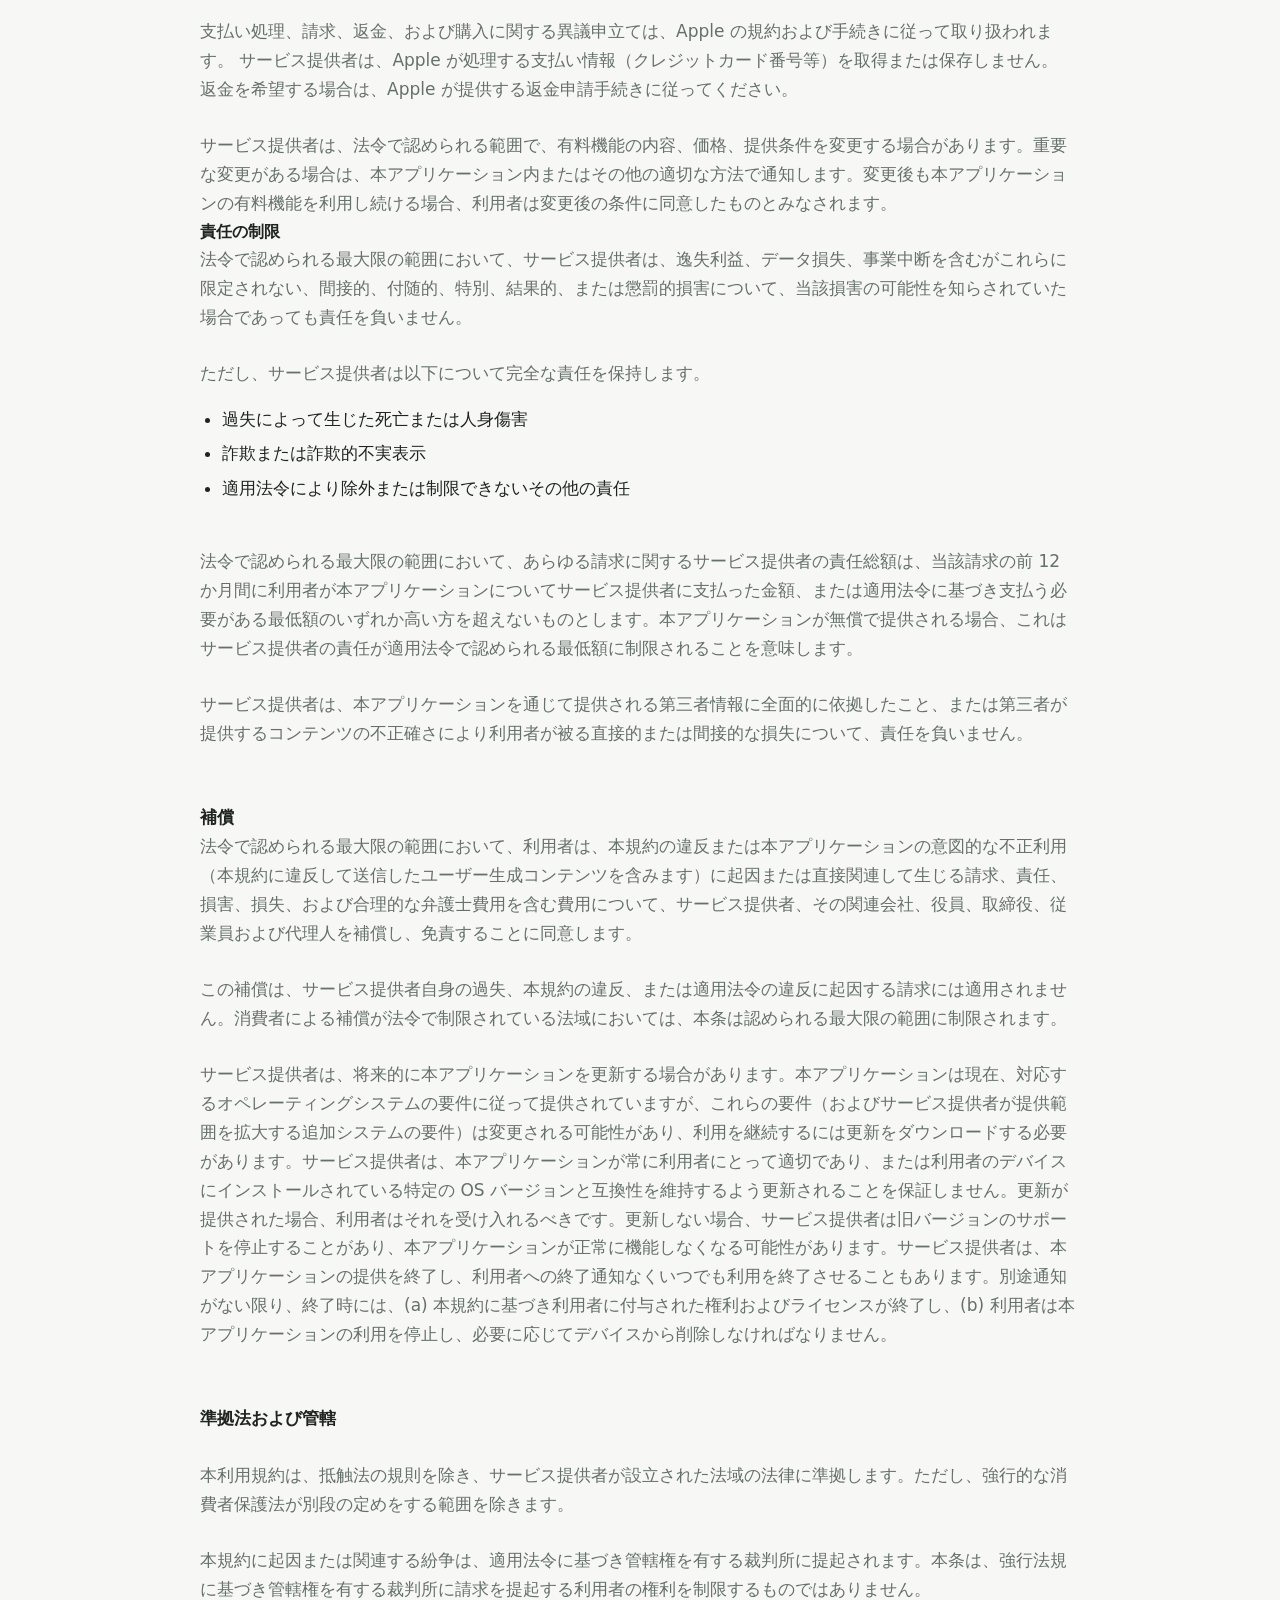
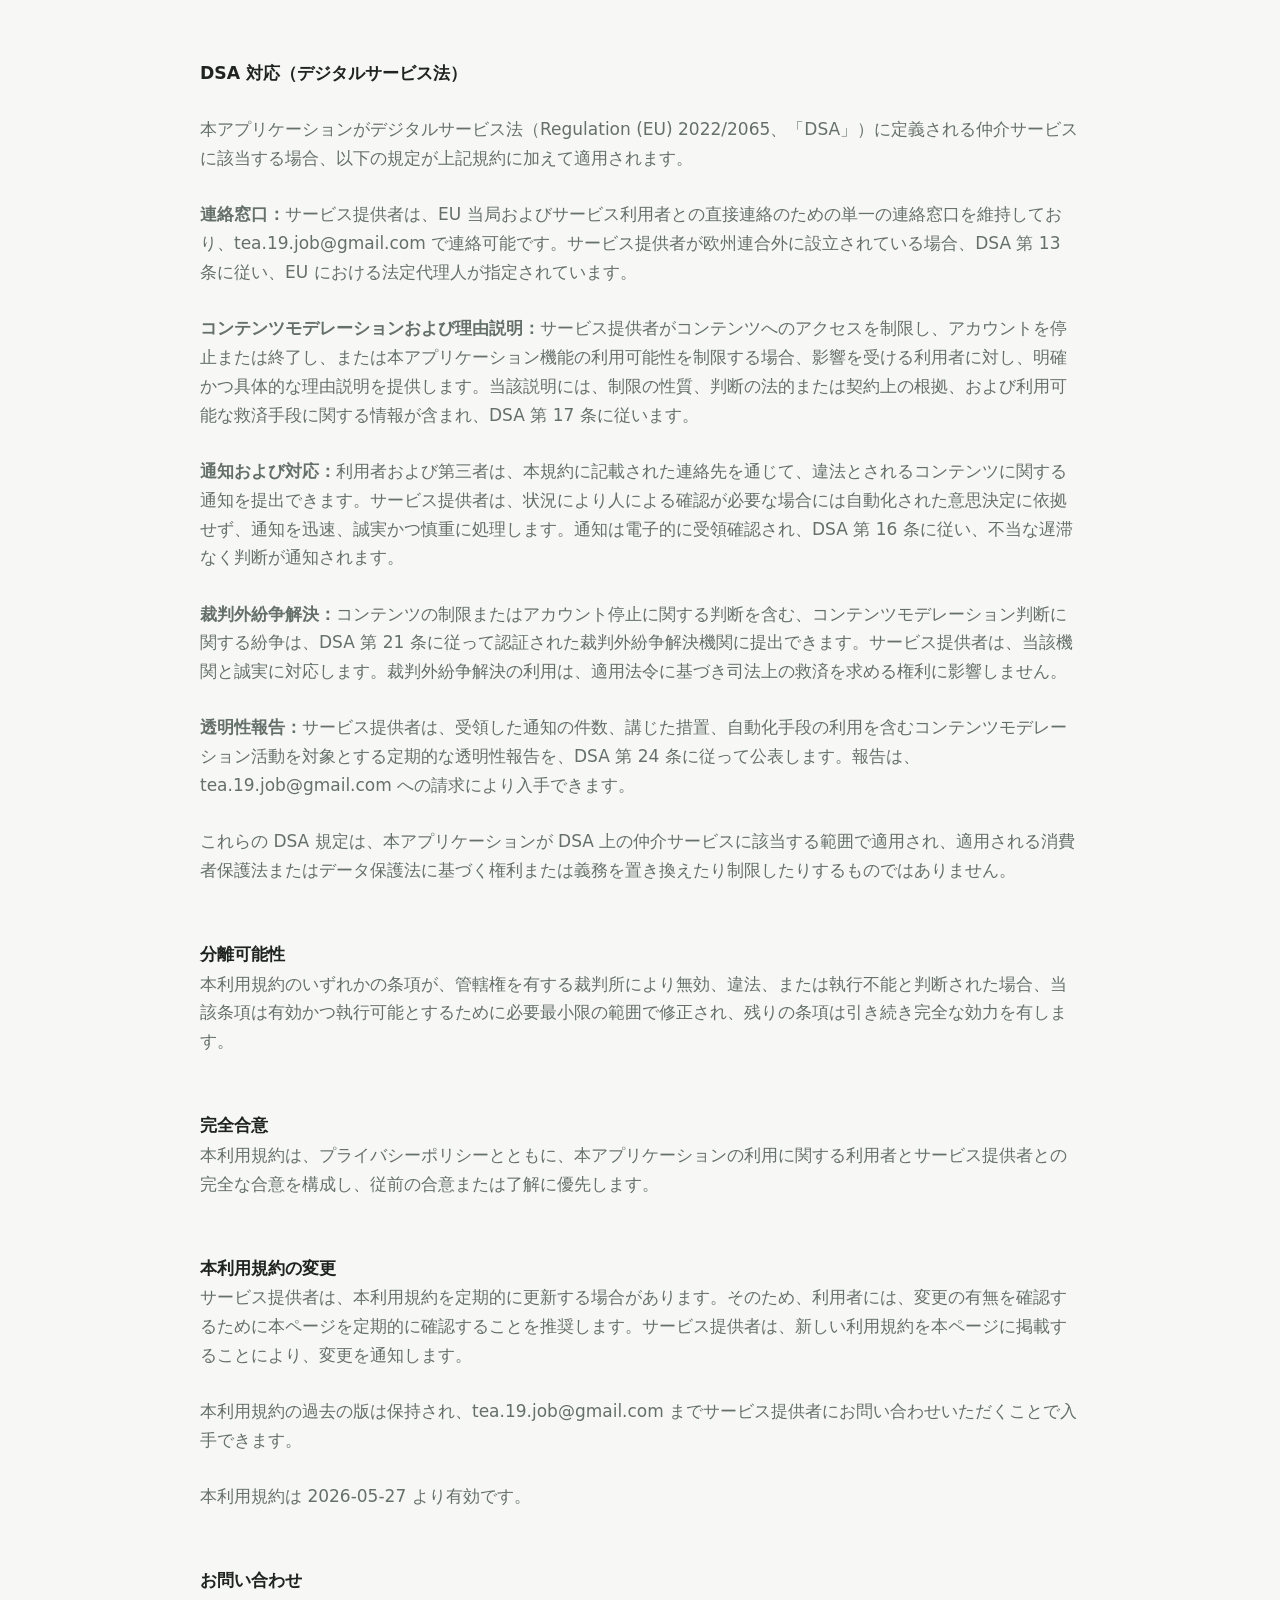
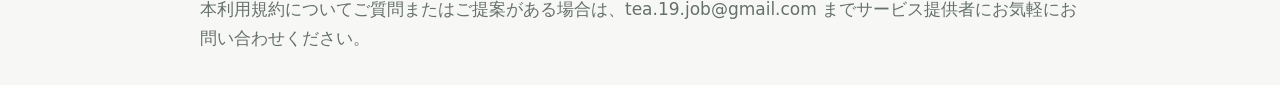
<file: quick-memo/ja/terms.html>
<!doctype html>
<html lang="ja">
  <head>
    <meta charset="utf-8" />
    <meta name="viewport" content="width=device-width" />
    <title>利用規約</title>
    <link rel="icon" type="image/png" href="../../assets/favicon.png" />
    <link rel="stylesheet" href="../../site.css" />
    <script src="../site.js" defer></script>
  </head>
  <body class="legal-page" data-lang="ja" data-page="terms">
    <strong>利用規約</strong><br />
    <p>
      本利用規約は、Tea が運営するモバイルデバイス向けアプリ「3秒メモ」および関連サービス（総称して「本アプリケーション」）に適用されます。Tea
      を以下「サービス提供者」といいます。
    </p>
    <br />
    <p>
      本アプリケーションをダウンロードまたは利用することにより、利用者は本利用規約に同意したものとみなされます。本アプリケーションを利用する前に、本利用規約をよくお読みください。
    </p>

    <br />
    <div>
      <strong>本アプリケーションの利用許諾</strong>
      <p>
        利用者が本規約を遵守することを条件として、サービス提供者は、個人目的または社内業務目的で、モバイルデバイスに本アプリケーションをインストールして利用するための、限定的、非独占的、譲渡不可、取消可能なライセンスを利用者に付与します。利用者は、適用法令により明示的に認められる範囲を除き、本アプリケーションを複製、配布、変更、派生物の作成、リバースエンジニアリング、逆コンパイル、または逆アセンブルしてはなりません。
      </p>
    </div>

    <br /><strong>知的財産権</strong>
    <p>
      サービス提供者は、本アプリケーションのコード、デザイン、商標、サービスマーク、商号、ロゴ、ブランド（総称して「知的財産」）を含む、本アプリケーションに関するすべての知的財産権を保持します。本規約のいかなる内容も、サービス提供者の商標、ロゴ、またはブランドを利用するためのライセンスまたは権利を利用者に付与するものではありません。利用者は、本アプリケーション内または本アプリケーション上に表示される著作権、商標、その他の権利表示を削除、変更、または不明瞭にしないことに同意します。
    </p>

    <br /><strong>終了</strong>
    <p>
      利用者が本規約に重大な違反をした場合、サービス提供者は本アプリケーションまたはサービスへのアクセスを停止することがあります。サービス提供者は、違反について書面で通知し、当該違反が是正可能な場合、利用者は通知を受領してから
      14
      日以内に違反を是正するものとします。利用者が当該期間内に違反を是正しない場合、サービス提供者はアクセスを終了することがあります。
    </p>
    <br />
    <p>
      利用者が適用法令に違反した場合、知的財産権を侵害した場合、または他の利用者もしくはサービス提供者に損害を与える可能性のある行為を行った場合、サービス提供者は通知なく直ちにアクセスを停止または終了することがあります。
    </p>
    <br />
    <p>
      終了後、利用者の本アプリケーションを利用する権利は終了し、利用者はデバイス上のすべての複製を削除しなければなりません。
    </p>
    <br />
    <p>
      本アプリケーションにアクセスし利用することにより、利用者は自己の法域において本アプリケーションの利用が法的に認められていることを表明します。利用者は、本アプリケーションを利用するために
      16 歳以上（利用者の法域におけるデジタル同意年齢）である必要があります。16
      歳未満の場合、親または法定代理人が利用者に代わって本規約を確認し、同意する必要があります。
    </p>
    <div>
      <br />
      <p>
        本アプリケーション、本アプリケーションの一部、またはサービス提供者の商標の無断複製または変更は固く禁止されています。本アプリケーションのソースコードを抽出しようとする行為、本アプリケーションを他の言語へ翻訳する行為、または派生版を作成する行為は認められません。本アプリケーションに関連するすべての商標、著作権、データベース権、およびその他の知的財産権は、サービス提供者に帰属します。
      </p>
    </div>

    <br /><strong>ユーザー生成コンテンツおよび許容される利用</strong>
    <p>
      本アプリケーションが、利用者によるコンテンツの投稿、共有、またはアップロードを可能にする場合、利用者は以下のコンテンツを投稿しないことに同意します。
    </p>
    <ul>
      <li>違法であるもの、または第三者の知的財産権（著作権、商標、特許）を侵害するもの</li>
      <li>虐待的、脅迫的、嫌がらせ的、名誉毀損的、またはヘイトスピーチに該当するもの</li>
      <li>差別、暴力の扇動、または違法行為の扇動を含むもの</li>
      <li>スパム、フィッシング、またはマルウェアを含むもの</li>
      <li>他者のプライバシーまたは個人データに関する権利を侵害するもの</li>
      <li>誤解を招くもの、虚偽のもの、または欺瞞的なもの</li>
      <li>明示的な暴力表現または性的コンテンツを含むもの（適切に年齢制限されている場合を除きます）</li>
    </ul>
    <br />
    <p>サービス提供者は、以下を行う権利を留保します。</p>
    <ul>
      <li>これらのガイドラインに違反するコンテンツの削除またはアクセス無効化</li>
      <li>これらのガイドラインに繰り返し違反する利用者のアカウントの停止または終了</li>
      <li>違法コンテンツが報告された場合の法執行機関への協力</li>
      <li>本規約、適用法令、または上記ガイドラインに違反するコンテンツのモデレーション、フィルタリング、または非表示</li>
    </ul>
    <br />
    <p>
      本アプリケーションを通じて送信されたコンテンツは、本アプリケーションの機能に応じて、他の利用者または一般に公開される場合があります。
    </p>
    <br />
    <p>
      コンテンツが本規約に違反している、利用者の権利を侵害している、または違法であると考える場合、利用者は
      tea.19.job@gmail.com
      までサービス提供者に報告できます。報告には、サービス提供者がコンテンツを特定し、申立てを評価し、追加確認が必要な場合に利用者へ連絡できるだけの情報を含めてください。
    </p>
    <br />
    <p>
      本アプリケーションがそのような機能を提供している場合、利用者は本アプリケーションのインターフェースから直接、コンテンツの報告、他の利用者のブロック、または通知のミュートを行うこともできます。サービス提供者は、本規約に記載された基準と同じ基準でアプリ内報告を確認します。
    </p>
    <br />
    <p>
      サービス提供者は、報告されたコンテンツを確認し、必要に応じて追加情報を求め、コンテンツの削除またはアクセス制限を行い、適切な場合には責任を有するアカウントに対して措置を講じることがあります。モデレーション判断の影響を受けた利用者は、tea.19.job@gmail.com
      までサービス提供者に連絡し、追加審査を求めることができます。サービス提供者は、合理的な期間内に異議申立てへ回答し、適用法令に従い、維持されたモデレーション判断の理由を提供します。
    </p>
    <br />
    <p>
      利用者がユーザー生成コンテンツを送信することにより、利用者は、サービス提供者に対し、本アプリケーションおよびサービス提供者の事業に関連して当該コンテンツを使用、複製、配布、派生物の作成、表示および実演するための、非独占的、全世界的、ロイヤリティフリーのライセンスを付与します。このライセンスは、サービス提供者に対し、本アプリケーションとは独立して利用者のコンテンツを第三者へ販売またはサブライセンスする権利を付与するものではありません。利用者は、投稿するコンテンツに関するすべての権利を所有または管理しており、当該コンテンツの利用が本規約または適用法令に違反しないことを表明し保証します。
    </p>
    <br />
    <p>
      利用者のコンテンツには個人データが含まれる場合があります。ユーザー生成コンテンツに関連する個人データの処理は、プライバシーポリシーに従います。他者の同意なく、他者の個人データを投稿しないでください。
    </p>
    <br />
    <p>
      サービス提供者は、本アプリケーションをできる限り有益かつ効率的なものにするよう努めています。そのため、サービス提供者は、いつでも、いかなる理由でも、本アプリケーションを変更し、またはサービスを有料化する権利を留保します。サービス提供者は、本アプリケーションまたはサービスに関する料金について、利用者に明確に通知します。
    </p>
    <br />
    <p>
      本アプリケーションは、サービスを提供するために、利用者がサービス提供者に提供した個人データを保存および処理します。利用者は、自己の端末および本アプリケーションへのアクセスの安全性を維持する責任を負います。サービス提供者は、デバイスの公式オペレーティングシステムによって課されているソフトウェア上の制限を取り除く、いわゆるジェイルブレイクまたはルート化を行わないことを強く推奨します。これらの行為により、端末がマルウェア、ウイルス、悪意のあるプログラムにさらされ、端末のセキュリティ機能が損なわれ、本アプリケーションが正常に、またはまったく機能しなくなる可能性があります。
    </p>

    <div>
      <p>
        本アプリケーションは、独自の利用規約を有する第三者サービスを利用していることにご注意ください。本アプリケーションで利用される第三者サービス提供者の利用規約へのリンクは以下のとおりです。
      </p>
      <ul>
        <li>
          <a
            href="https://developers.google.com/admob/terms"
            target="_blank"
            rel="noopener noreferrer"
            >AdMob</a
          >
        </li>
        <li>
          <a
            href="https://www.google.com/analytics/terms/"
            target="_blank"
            rel="noopener noreferrer"
            >Google Analytics for Firebase</a
          >
        </li>
        <li>
          <a
            href="https://expo.io/terms"
            target="_blank"
            rel="noopener noreferrer"
            >Expo</a
          >
        </li>
        <li>
          <a
            href="https://www.revenuecat.com/terms"
            target="_blank"
            rel="noopener noreferrer"
            >RevenueCat</a
          >
        </li>
      </ul>
    </div>

    <br />
    <div>
      <p>
        サービス提供者が特定の事項について責任を負わないことにご注意ください。本アプリケーションの一部機能には、Wi-Fi
        またはモバイルネットワーク事業者により提供される有効なインターネット接続が必要です。Wi-Fi
        にアクセスできないこと、またはデータ通信容量を使い切ったことにより本アプリケーションが十分に機能しない場合、サービス提供者は責任を負いません。
      </p>
      <br />
      <p>
        Wi-Fi
        エリア外で本アプリケーションを利用する場合、モバイルネットワーク事業者との契約条件が引き続き適用されることにご注意ください。その結果、本アプリケーションへの接続中のデータ通信利用について、モバイル事業者から料金が請求される場合や、その他の第三者料金が発生する場合があります。本アプリケーションを利用することにより、利用者は、データローミングを無効にせずに居住地域（地域または国）外で本アプリケーションを利用した場合のローミングデータ料金を含め、当該料金について責任を負うことに同意します。利用者が本アプリケーションを利用するデバイスの料金支払者でない場合、利用者は料金支払者から許可を得ているものとみなされます。
      </p>
    </div>

    <br />
    <p>
      同様に、サービス提供者は、利用者による本アプリケーションの利用について常に責任を負うことはできません。たとえば、端末の充電を維持することは利用者の責任です。端末のバッテリーが切れ、サービスへアクセスできない場合、サービス提供者は責任を負いません。
    </p>
    <br />
    <p>
      本規約のいかなる内容も、適用される消費者保護法に基づき法的に除外できない利用者の権利を制限するものではありません。
    </p>

    <br /><strong>サブスクリプションおよびアプリ内課金</strong>
    <p>
      本アプリケーションでは、有料機能または追加機能を利用するためのサブスクリプションまたはアプリ内課金を提供します。購入前に表示される料金、期間、内容、無料トライアルの有無、およびその他の条件を確認したうえで購入してください。
    </p>
    <br />
    <p><strong>プレミアムプラン（サブスクリプション）について</strong></p>
    <ul>
      <li>サブスクリプション名称: プレミアムプラン</li>
      <li>
        年一括プラン: 4,800円/年（参考月額 400円、月額プラン比 20% オフ表示）
      </li>
      <li>月額プラン: 500円/月</li>
      <li>無料トライアル期間: 1か月（1度のみ）</li>
      <li>
        トライアル終了前日までに解約しない場合、無料トライアル終了後に選択したプランへ自動的に移行し、課金が開始されます。
      </li>
    </ul>
    <br />
    <p>
      サブスクリプションは、利用者の Apple ID に対して課金され、現在の期間が終了する 24 時間以上前に自動更新を停止しない限り、自動的に更新されます。
      自動更新の停止、解約、プラン変更、購入状況の確認は、App Store のアカウント設定または Apple が提供するサブスクリプション管理画面から行ってください。
      本アプリケーションをアンインストールしても、サブスクリプションは自動的には解約されません。
    </p>
    <br />
    <p>
      無料トライアルが提供される場合、トライアル終了前に解約しない限り、表示された条件に従って有料期間へ移行し、課金が開始されます。
      無料トライアル、割引、キャンペーンは、提供地域、時期、利用状況、Apple の規則により利用できない場合があります。
    </p>
    <br />
    <p>
      支払い処理、請求、返金、および購入に関する異議申立ては、Apple の規約および手続きに従って取り扱われます。
      サービス提供者は、Apple が処理する支払い情報（クレジットカード番号等）を取得または保存しません。
      返金を希望する場合は、Apple が提供する返金申請手続きに従ってください。
    </p>
    <br />
    <p>
      サービス提供者は、法令で認められる範囲で、有料機能の内容、価格、提供条件を変更する場合があります。重要な変更がある場合は、本アプリケーション内またはその他の適切な方法で通知します。変更後も本アプリケーションの有料機能を利用し続ける場合、利用者は変更後の条件に同意したものとみなされます。
    </p>

    <strong>責任の制限</strong>
    <p>
      法令で認められる最大限の範囲において、サービス提供者は、逸失利益、データ損失、事業中断を含むがこれらに限定されない、間接的、付随的、特別、結果的、または懲罰的損害について、当該損害の可能性を知らされていた場合であっても責任を負いません。
    </p>
    <br />
    <p>ただし、サービス提供者は以下について完全な責任を保持します。</p>
    <ul>
      <li>過失によって生じた死亡または人身傷害</li>
      <li>詐欺または詐欺的不実表示</li>
      <li>適用法令により除外または制限できないその他の責任</li>
    </ul>
    <br />
    <p>
      法令で認められる最大限の範囲において、あらゆる請求に関するサービス提供者の責任総額は、当該請求の前
      12
      か月間に利用者が本アプリケーションについてサービス提供者に支払った金額、または適用法令に基づき支払う必要がある最低額のいずれか高い方を超えないものとします。本アプリケーションが無償で提供される場合、これはサービス提供者の責任が適用法令で認められる最低額に制限されることを意味します。
    </p>
    <br />
    <p>
      サービス提供者は、本アプリケーションを通じて提供される第三者情報に全面的に依拠したこと、または第三者が提供するコンテンツの不正確さにより利用者が被る直接的または間接的な損失について、責任を負いません。
    </p>

    <br /><strong>補償</strong>
    <p>
      法令で認められる最大限の範囲において、利用者は、本規約の違反または本アプリケーションの意図的な不正利用（本規約に違反して送信したユーザー生成コンテンツを含みます）に起因または直接関連して生じる請求、責任、損害、損失、および合理的な弁護士費用を含む費用について、サービス提供者、その関連会社、役員、取締役、従業員および代理人を補償し、免責することに同意します。
    </p>
    <br />
    <p>
      この補償は、サービス提供者自身の過失、本規約の違反、または適用法令の違反に起因する請求には適用されません。消費者による補償が法令で制限されている法域においては、本条は認められる最大限の範囲に制限されます。
    </p>
    <br />
    <p>
      サービス提供者は、将来的に本アプリケーションを更新する場合があります。本アプリケーションは現在、対応するオペレーティングシステムの要件に従って提供されていますが、これらの要件（およびサービス提供者が提供範囲を拡大する追加システムの要件）は変更される可能性があり、利用を継続するには更新をダウンロードする必要があります。サービス提供者は、本アプリケーションが常に利用者にとって適切であり、または利用者のデバイスにインストールされている特定の
      OS
      バージョンと互換性を維持するよう更新されることを保証しません。更新が提供された場合、利用者はそれを受け入れるべきです。更新しない場合、サービス提供者は旧バージョンのサポートを停止することがあり、本アプリケーションが正常に機能しなくなる可能性があります。サービス提供者は、本アプリケーションの提供を終了し、利用者への終了通知なくいつでも利用を終了させることもあります。別途通知がない限り、終了時には、(a)
      本規約に基づき利用者に付与された権利およびライセンスが終了し、(b)
      利用者は本アプリケーションの利用を停止し、必要に応じてデバイスから削除しなければなりません。
    </p>

    <br /><strong>準拠法および管轄</strong><br />
    <p>
      本利用規約は、抵触法の規則を除き、サービス提供者が設立された法域の法律に準拠します。ただし、強行的な消費者保護法が別段の定めをする範囲を除きます。
    </p>
    <br />
    <p>
      本規約に起因または関連する紛争は、適用法令に基づき管轄権を有する裁判所に提起されます。本条は、強行法規に基づき管轄権を有する裁判所に請求を提起する利用者の権利を制限するものではありません。
    </p>

    <br /><strong>DSA 対応（デジタルサービス法）</strong><br />
    <p>
      本アプリケーションがデジタルサービス法（Regulation (EU)
      2022/2065、「DSA」）に定義される仲介サービスに該当する場合、以下の規定が上記規約に加えて適用されます。
    </p>
    <br />
    <p>
      <strong>連絡窓口：</strong
      >サービス提供者は、EU
      当局およびサービス利用者との直接連絡のための単一の連絡窓口を維持しており、tea.19.job@gmail.com
      で連絡可能です。サービス提供者が欧州連合外に設立されている場合、DSA
      第 13 条に従い、EU における法定代理人が指定されています。
    </p>
    <br />
    <p>
      <strong>コンテンツモデレーションおよび理由説明：</strong
      >サービス提供者がコンテンツへのアクセスを制限し、アカウントを停止または終了し、または本アプリケーション機能の利用可能性を制限する場合、影響を受ける利用者に対し、明確かつ具体的な理由説明を提供します。当該説明には、制限の性質、判断の法的または契約上の根拠、および利用可能な救済手段に関する情報が含まれ、DSA
      第 17 条に従います。
    </p>
    <br />
    <p>
      <strong>通知および対応：</strong
      >利用者および第三者は、本規約に記載された連絡先を通じて、違法とされるコンテンツに関する通知を提出できます。サービス提供者は、状況により人による確認が必要な場合には自動化された意思決定に依拠せず、通知を迅速、誠実かつ慎重に処理します。通知は電子的に受領確認され、DSA
      第 16 条に従い、不当な遅滞なく判断が通知されます。
    </p>
    <br />
    <p>
      <strong>裁判外紛争解決：</strong
      >コンテンツの制限またはアカウント停止に関する判断を含む、コンテンツモデレーション判断に関する紛争は、DSA
      第 21
      条に従って認証された裁判外紛争解決機関に提出できます。サービス提供者は、当該機関と誠実に対応します。裁判外紛争解決の利用は、適用法令に基づき司法上の救済を求める権利に影響しません。
    </p>
    <br />
    <p>
      <strong>透明性報告：</strong
      >サービス提供者は、受領した通知の件数、講じた措置、自動化手段の利用を含むコンテンツモデレーション活動を対象とする定期的な透明性報告を、DSA
      第 24 条に従って公表します。報告は、tea.19.job@gmail.com
      への請求により入手できます。
    </p>
    <br />
    <p>
      これらの DSA 規定は、本アプリケーションが DSA
      上の仲介サービスに該当する範囲で適用され、適用される消費者保護法またはデータ保護法に基づく権利または義務を置き換えたり制限したりするものではありません。
    </p>

    <br /><strong>分離可能性</strong>
    <p>
      本利用規約のいずれかの条項が、管轄権を有する裁判所により無効、違法、または執行不能と判断された場合、当該条項は有効かつ執行可能とするために必要最小限の範囲で修正され、残りの条項は引き続き完全な効力を有します。
    </p>

    <br /><strong>完全合意</strong>
    <p>
      本利用規約は、プライバシーポリシーとともに、本アプリケーションの利用に関する利用者とサービス提供者との完全な合意を構成し、従前の合意または了解に優先します。
    </p>

    <br /><strong>本利用規約の変更</strong>
    <p>
      サービス提供者は、本利用規約を定期的に更新する場合があります。そのため、利用者には、変更の有無を確認するために本ページを定期的に確認することを推奨します。サービス提供者は、新しい利用規約を本ページに掲載することにより、変更を通知します。
    </p>
    <br />
    <p>
      本利用規約の過去の版は保持され、tea.19.job@gmail.com
      までサービス提供者にお問い合わせいただくことで入手できます。
    </p>
    <br />
    <p>本利用規約は 2026-05-27 より有効です。</p>

    <br /><strong>お問い合わせ</strong>
    <p>
      本利用規約についてご質問またはご提案がある場合は、tea.19.job@gmail.com
      までサービス提供者にお気軽にお問い合わせください。
    </p>
  </body>
</html>
</file>
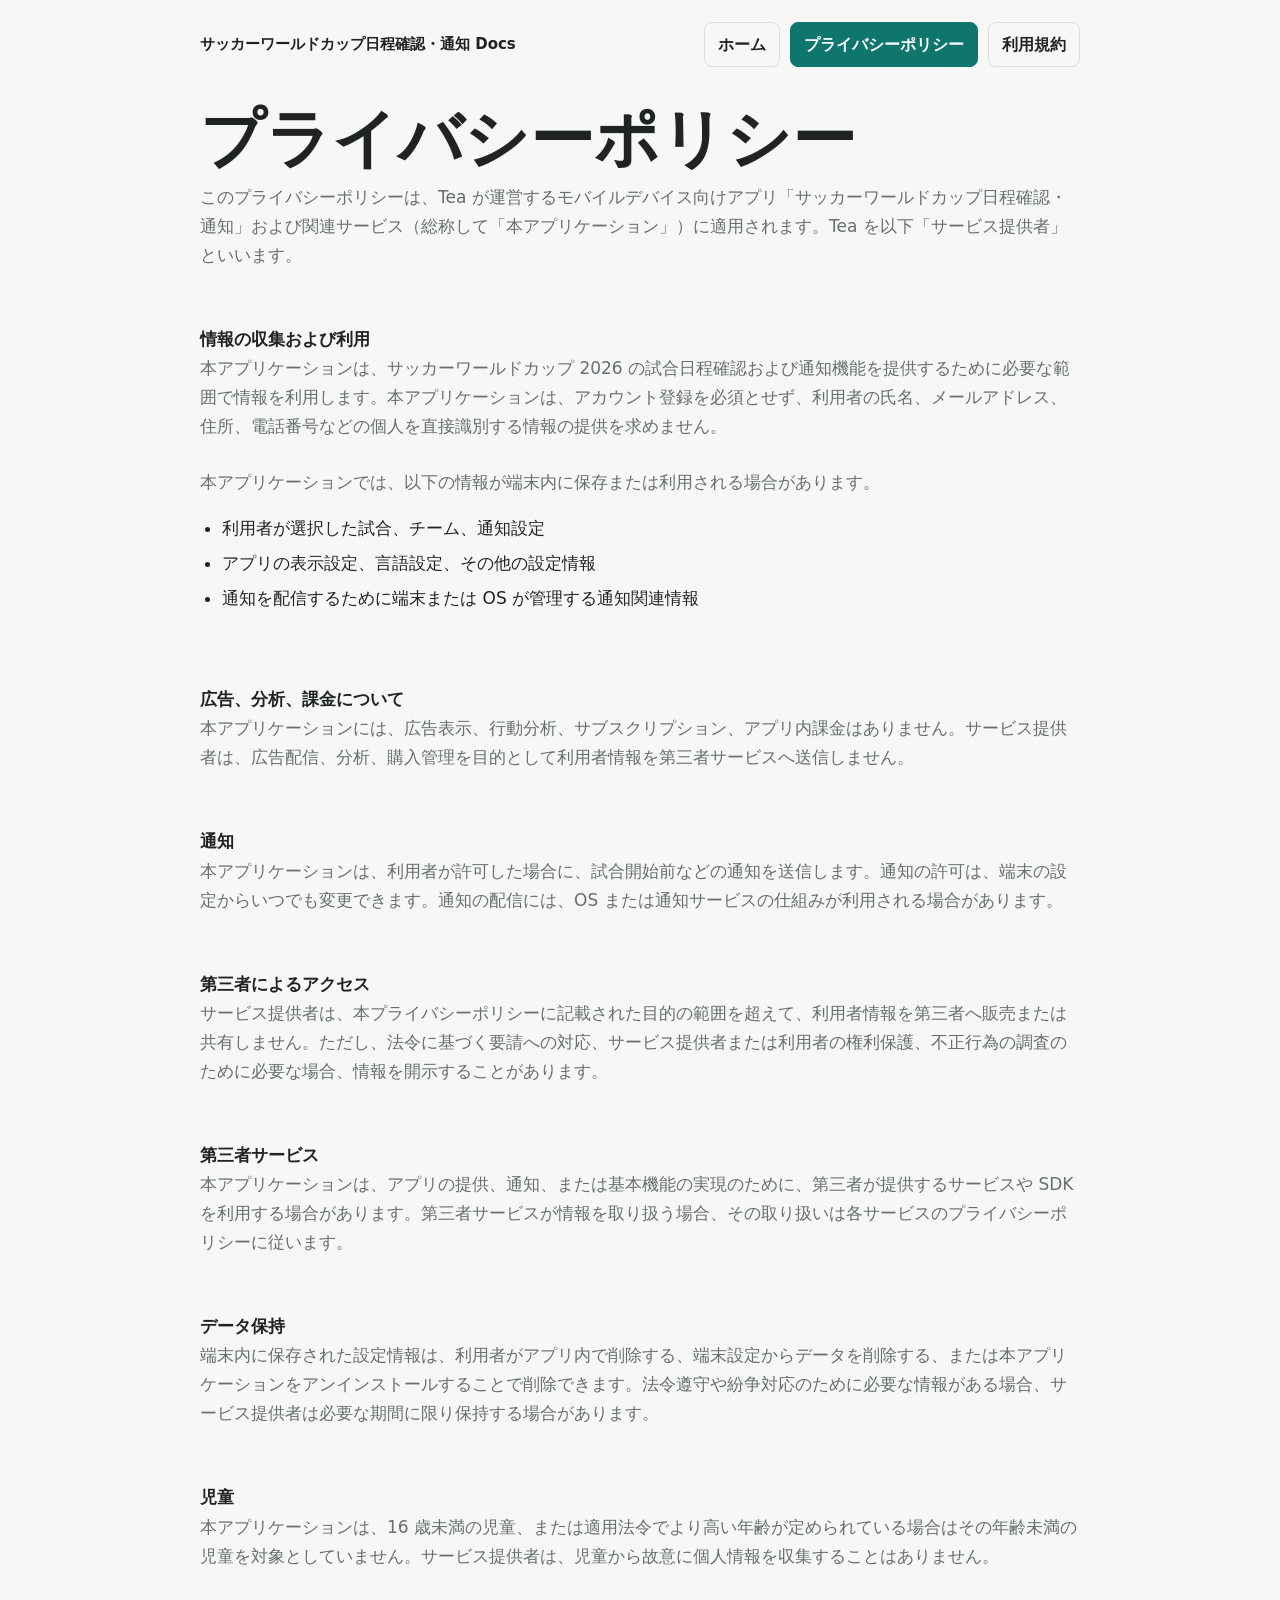
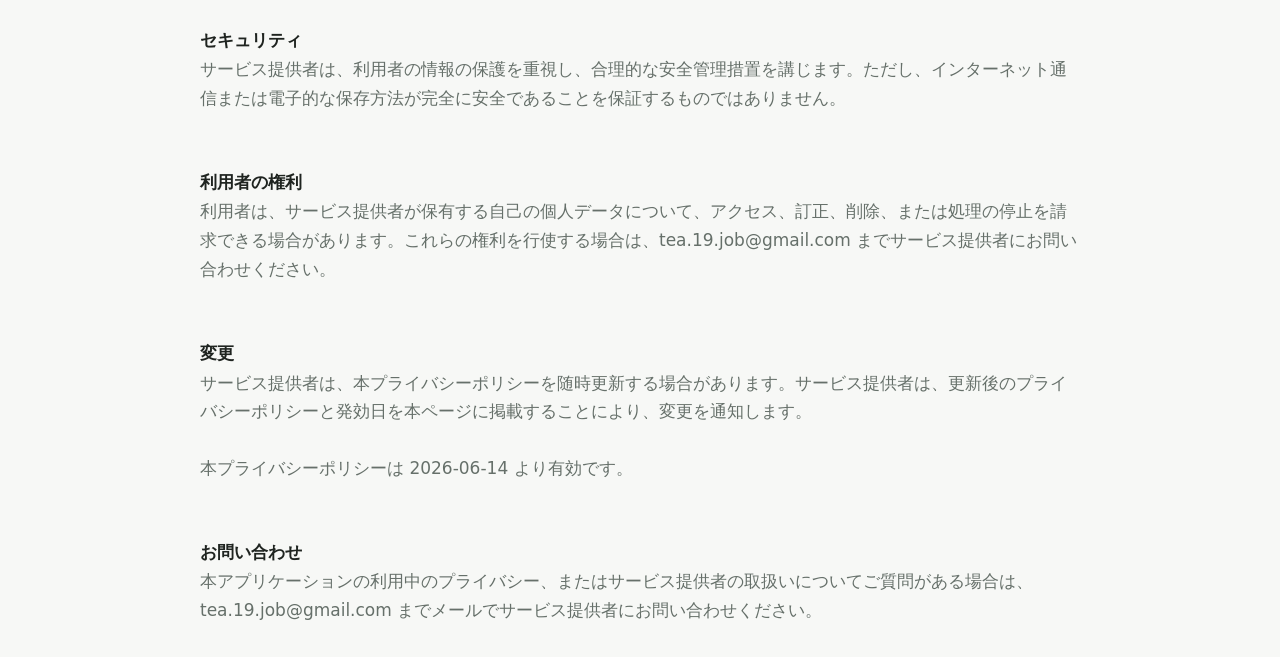
<file: world-cup/ja/privacy.html>
<!doctype html>
<html lang="ja">
  <head>
    <meta charset="utf-8" />
    <meta name="viewport" content="width=device-width" />
    <title>プライバシーポリシー</title>
    <link rel="icon" type="image/png" href="../../assets/favicon.png" />
    <link rel="stylesheet" href="../../site.css" />
    <script src="../site.js" defer></script>
  </head>
  <body class="legal-page" data-page="privacy">
    <strong>プライバシーポリシー</strong>
    <p>
      このプライバシーポリシーは、Tea が運営するモバイルデバイス向けアプリ「サッカーワールドカップ日程確認・通知」および関連サービス（総称して「本アプリケーション」）に適用されます。Tea
      を以下「サービス提供者」といいます。
    </p>

    <br /><strong>情報の収集および利用</strong>
    <p>
      本アプリケーションは、サッカーワールドカップ 2026
      の試合日程確認および通知機能を提供するために必要な範囲で情報を利用します。本アプリケーションは、アカウント登録を必須とせず、利用者の氏名、メールアドレス、住所、電話番号などの個人を直接識別する情報の提供を求めません。
    </p>
    <br />
    <p>本アプリケーションでは、以下の情報が端末内に保存または利用される場合があります。</p>
    <ul>
      <li>利用者が選択した試合、チーム、通知設定</li>
      <li>アプリの表示設定、言語設定、その他の設定情報</li>
      <li>通知を配信するために端末または OS が管理する通知関連情報</li>
    </ul>

    <br /><strong>広告、分析、課金について</strong>
    <p>
      本アプリケーションには、広告表示、行動分析、サブスクリプション、アプリ内課金はありません。サービス提供者は、広告配信、分析、購入管理を目的として利用者情報を第三者サービスへ送信しません。
    </p>

    <br /><strong>通知</strong>
    <p>
      本アプリケーションは、利用者が許可した場合に、試合開始前などの通知を送信します。通知の許可は、端末の設定からいつでも変更できます。通知の配信には、OS
      または通知サービスの仕組みが利用される場合があります。
    </p>

    <br /><strong>第三者によるアクセス</strong>
    <p>
      サービス提供者は、本プライバシーポリシーに記載された目的の範囲を超えて、利用者情報を第三者へ販売または共有しません。ただし、法令に基づく要請への対応、サービス提供者または利用者の権利保護、不正行為の調査のために必要な場合、情報を開示することがあります。
    </p>

    <br /><strong>第三者サービス</strong>
    <p>
      本アプリケーションは、アプリの提供、通知、または基本機能の実現のために、第三者が提供するサービスや SDK
      を利用する場合があります。第三者サービスが情報を取り扱う場合、その取り扱いは各サービスのプライバシーポリシーに従います。
    </p>

    <br /><strong>データ保持</strong>
    <p>
      端末内に保存された設定情報は、利用者がアプリ内で削除する、端末設定からデータを削除する、または本アプリケーションをアンインストールすることで削除できます。法令遵守や紛争対応のために必要な情報がある場合、サービス提供者は必要な期間に限り保持する場合があります。
    </p>

    <br /><strong>児童</strong>
    <p>
      本アプリケーションは、16
      歳未満の児童、または適用法令でより高い年齢が定められている場合はその年齢未満の児童を対象としていません。サービス提供者は、児童から故意に個人情報を収集することはありません。
    </p>

    <br /><strong>セキュリティ</strong>
    <p>
      サービス提供者は、利用者の情報の保護を重視し、合理的な安全管理措置を講じます。ただし、インターネット通信または電子的な保存方法が完全に安全であることを保証するものではありません。
    </p>

    <br /><strong>利用者の権利</strong>
    <p>
      利用者は、サービス提供者が保有する自己の個人データについて、アクセス、訂正、削除、または処理の停止を請求できる場合があります。これらの権利を行使する場合は、tea.19.job@gmail.com
      までサービス提供者にお問い合わせください。
    </p>

    <br /><strong>変更</strong>
    <p>
      サービス提供者は、本プライバシーポリシーを随時更新する場合があります。サービス提供者は、更新後のプライバシーポリシーと発効日を本ページに掲載することにより、変更を通知します。
    </p>
    <br />
    <p>本プライバシーポリシーは 2026-06-14 より有効です。</p>

    <br /><strong>お問い合わせ</strong>
    <p>
      本アプリケーションの利用中のプライバシー、またはサービス提供者の取扱いについてご質問がある場合は、tea.19.job@gmail.com
      までメールでサービス提供者にお問い合わせください。
    </p>
  </body>
</html>
</file>
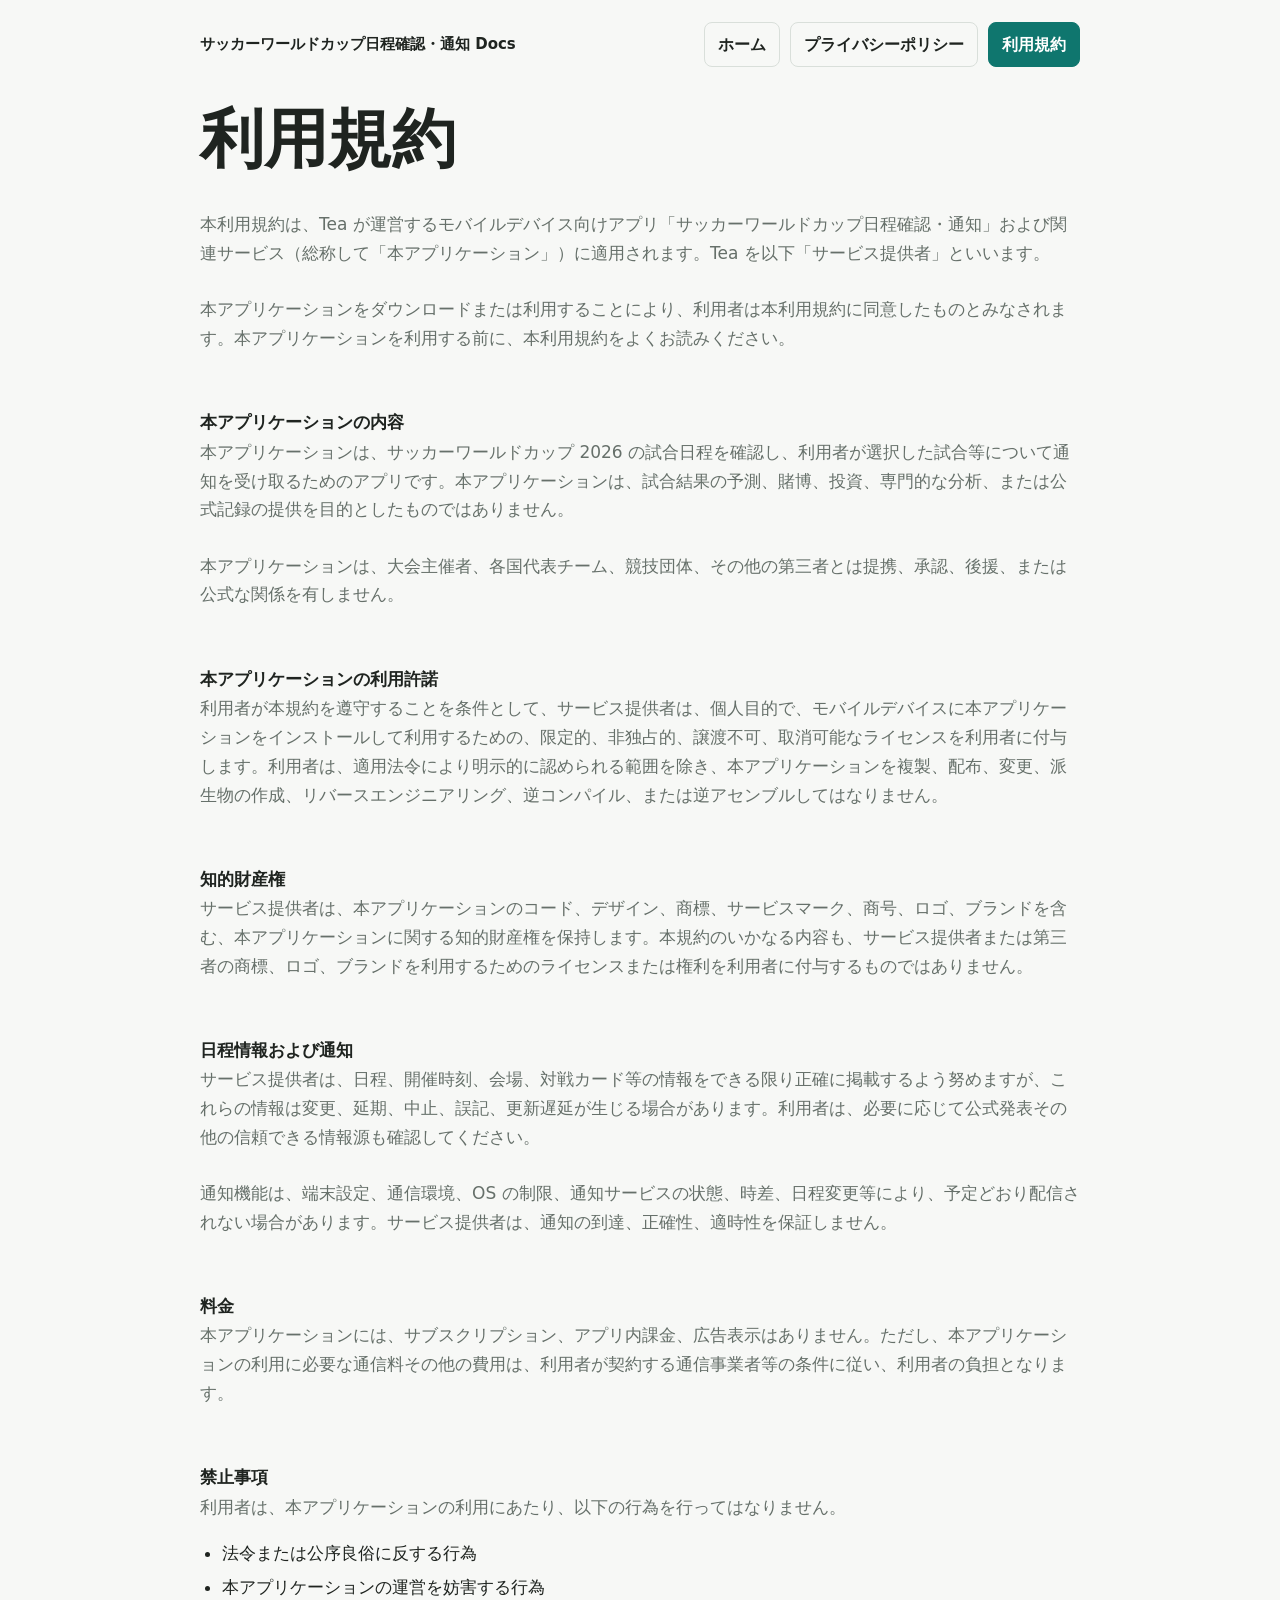
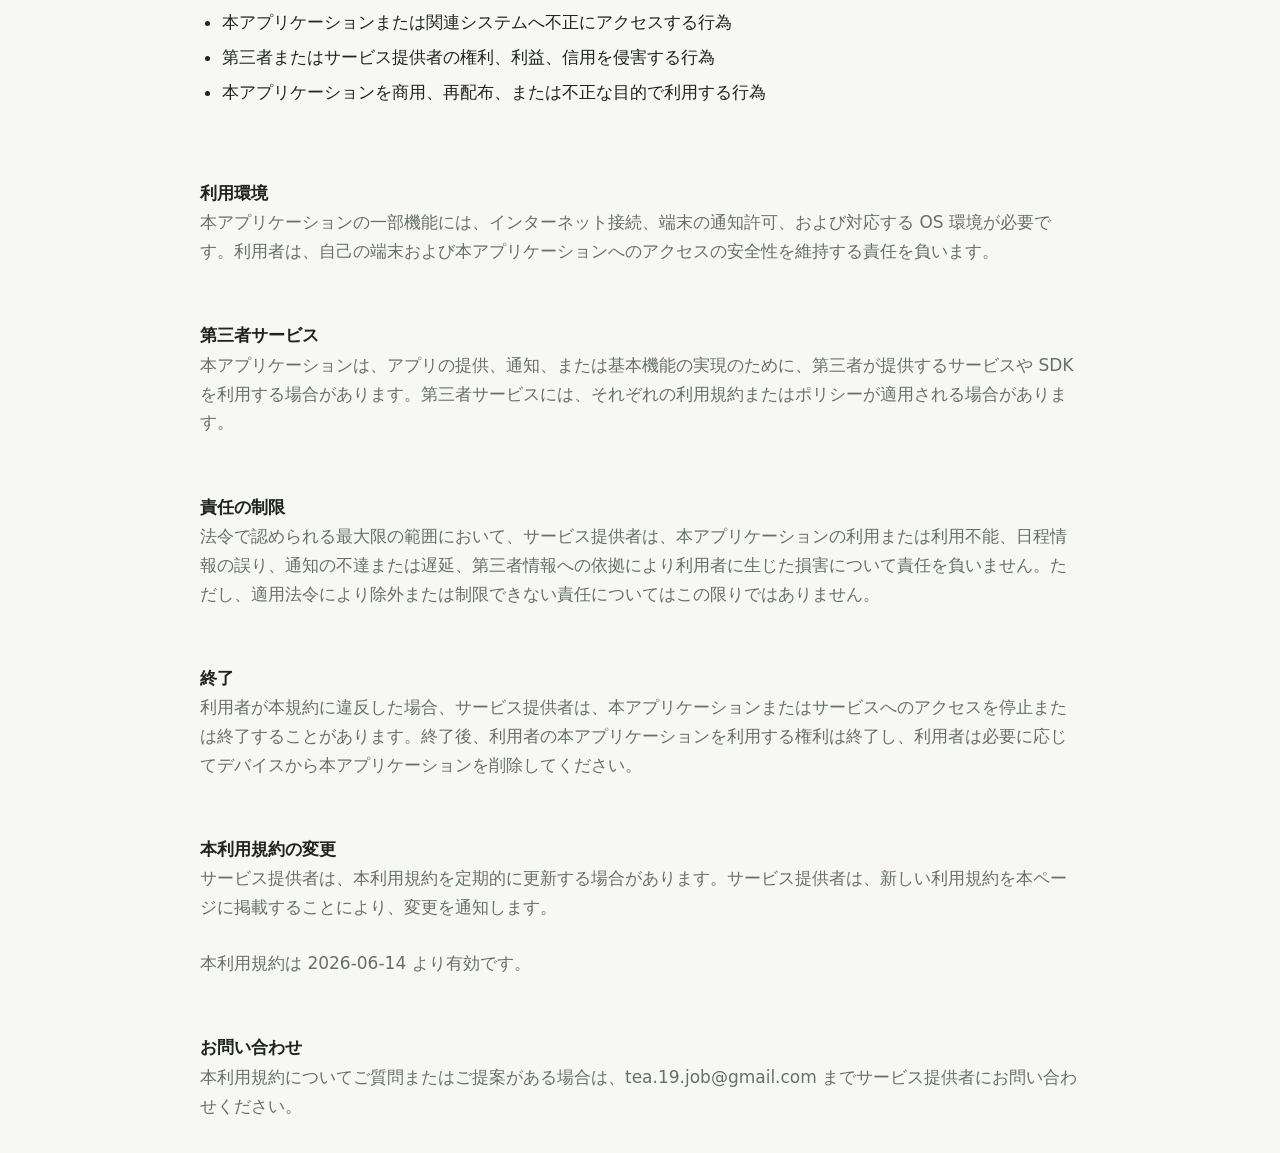
<file: world-cup/ja/terms.html>
<!doctype html>
<html lang="ja">
  <head>
    <meta charset="utf-8" />
    <meta name="viewport" content="width=device-width" />
    <title>利用規約</title>
    <link rel="icon" type="image/png" href="../../assets/favicon.png" />
    <link rel="stylesheet" href="../../site.css" />
    <script src="../site.js" defer></script>
  </head>
  <body class="legal-page" data-page="terms">
    <strong>利用規約</strong><br />
    <p>
      本利用規約は、Tea が運営するモバイルデバイス向けアプリ「サッカーワールドカップ日程確認・通知」および関連サービス（総称して「本アプリケーション」）に適用されます。Tea
      を以下「サービス提供者」といいます。
    </p>
    <br />
    <p>
      本アプリケーションをダウンロードまたは利用することにより、利用者は本利用規約に同意したものとみなされます。本アプリケーションを利用する前に、本利用規約をよくお読みください。
    </p>

    <br /><strong>本アプリケーションの内容</strong>
    <p>
      本アプリケーションは、サッカーワールドカップ 2026
      の試合日程を確認し、利用者が選択した試合等について通知を受け取るためのアプリです。本アプリケーションは、試合結果の予測、賭博、投資、専門的な分析、または公式記録の提供を目的としたものではありません。
    </p>
    <br />
    <p>
      本アプリケーションは、大会主催者、各国代表チーム、競技団体、その他の第三者とは提携、承認、後援、または公式な関係を有しません。
    </p>

    <br /><strong>本アプリケーションの利用許諾</strong>
    <p>
      利用者が本規約を遵守することを条件として、サービス提供者は、個人目的で、モバイルデバイスに本アプリケーションをインストールして利用するための、限定的、非独占的、譲渡不可、取消可能なライセンスを利用者に付与します。利用者は、適用法令により明示的に認められる範囲を除き、本アプリケーションを複製、配布、変更、派生物の作成、リバースエンジニアリング、逆コンパイル、または逆アセンブルしてはなりません。
    </p>

    <br /><strong>知的財産権</strong>
    <p>
      サービス提供者は、本アプリケーションのコード、デザイン、商標、サービスマーク、商号、ロゴ、ブランドを含む、本アプリケーションに関する知的財産権を保持します。本規約のいかなる内容も、サービス提供者または第三者の商標、ロゴ、ブランドを利用するためのライセンスまたは権利を利用者に付与するものではありません。
    </p>

    <br /><strong>日程情報および通知</strong>
    <p>
      サービス提供者は、日程、開催時刻、会場、対戦カード等の情報をできる限り正確に掲載するよう努めますが、これらの情報は変更、延期、中止、誤記、更新遅延が生じる場合があります。利用者は、必要に応じて公式発表その他の信頼できる情報源も確認してください。
    </p>
    <br />
    <p>
      通知機能は、端末設定、通信環境、OS
      の制限、通知サービスの状態、時差、日程変更等により、予定どおり配信されない場合があります。サービス提供者は、通知の到達、正確性、適時性を保証しません。
    </p>

    <br /><strong>料金</strong>
    <p>
      本アプリケーションには、サブスクリプション、アプリ内課金、広告表示はありません。ただし、本アプリケーションの利用に必要な通信料その他の費用は、利用者が契約する通信事業者等の条件に従い、利用者の負担となります。
    </p>

    <br /><strong>禁止事項</strong>
    <p>利用者は、本アプリケーションの利用にあたり、以下の行為を行ってはなりません。</p>
    <ul>
      <li>法令または公序良俗に反する行為</li>
      <li>本アプリケーションの運営を妨害する行為</li>
      <li>本アプリケーションまたは関連システムへ不正にアクセスする行為</li>
      <li>第三者またはサービス提供者の権利、利益、信用を侵害する行為</li>
      <li>本アプリケーションを商用、再配布、または不正な目的で利用する行為</li>
    </ul>

    <br /><strong>利用環境</strong>
    <p>
      本アプリケーションの一部機能には、インターネット接続、端末の通知許可、および対応する OS
      環境が必要です。利用者は、自己の端末および本アプリケーションへのアクセスの安全性を維持する責任を負います。
    </p>

    <br /><strong>第三者サービス</strong>
    <p>
      本アプリケーションは、アプリの提供、通知、または基本機能の実現のために、第三者が提供するサービスや SDK
      を利用する場合があります。第三者サービスには、それぞれの利用規約またはポリシーが適用される場合があります。
    </p>

    <br /><strong>責任の制限</strong>
    <p>
      法令で認められる最大限の範囲において、サービス提供者は、本アプリケーションの利用または利用不能、日程情報の誤り、通知の不達または遅延、第三者情報への依拠により利用者に生じた損害について責任を負いません。ただし、適用法令により除外または制限できない責任についてはこの限りではありません。
    </p>

    <br /><strong>終了</strong>
    <p>
      利用者が本規約に違反した場合、サービス提供者は、本アプリケーションまたはサービスへのアクセスを停止または終了することがあります。終了後、利用者の本アプリケーションを利用する権利は終了し、利用者は必要に応じてデバイスから本アプリケーションを削除してください。
    </p>

    <br /><strong>本利用規約の変更</strong>
    <p>
      サービス提供者は、本利用規約を定期的に更新する場合があります。サービス提供者は、新しい利用規約を本ページに掲載することにより、変更を通知します。
    </p>
    <br />
    <p>本利用規約は 2026-06-14 より有効です。</p>

    <br /><strong>お問い合わせ</strong>
    <p>
      本利用規約についてご質問またはご提案がある場合は、tea.19.job@gmail.com
      までサービス提供者にお問い合わせください。
    </p>
  </body>
</html>
</file>
<file: site.css>
:root {
  color-scheme: light;
  --bg: #f7f8f6;
  --text: #1f2420;
  --muted: #66706a;
  --line: #d9dfda;
  --panel: #ffffff;
  --accent: #0f766e;
  --accent-ink: #ffffff;
  --secondary: #334155;
  --radius: 8px;
}

* {
  box-sizing: border-box;
}

body {
  min-height: 100vh;
  margin: 0;
  color: var(--text);
  background: var(--bg);
  font-family:
    ui-sans-serif,
    system-ui,
    -apple-system,
    BlinkMacSystemFont,
    "Hiragino Sans",
    "Yu Gothic",
    sans-serif;
  line-height: 1.7;
}

a {
  color: var(--accent);
  font-weight: 700;
  text-underline-offset: 0.18em;
}

.shell,
.home-shell {
  width: min(100% - 32px, 920px);
  margin: 0 auto;
  padding: 56px 0;
}

.page-header,
.hero {
  max-width: 680px;
  margin-bottom: 32px;
}

h1 {
  margin: 0 0 8px;
  font-size: clamp(2.5rem, 8vw, 4.5rem);
  line-height: 1;
}

p {
  margin: 0;
  color: var(--muted);
}

.apps,
.document-grid {
  display: grid;
  grid-template-columns: repeat(auto-fit, minmax(260px, 1fr));
  gap: 16px;
}

.operator-card,
.app-card,
.document-card {
  display: flex;
  min-height: 180px;
  flex-direction: column;
  justify-content: space-between;
  padding: 22px;
  border: 1px solid var(--line);
  border-radius: var(--radius);
  background: var(--panel);
}

.operator-card {
  min-height: 0;
  margin-bottom: 16px;
  gap: 16px;
}

.app-card h2,
.document-card h2 {
  margin: 0 0 8px;
  font-size: 1.5rem;
}

.operator-profile {
  display: flex;
  align-items: center;
  gap: 12px;
}

.operator-icon {
  width: 44px;
  height: 44px;
  border: 1px solid var(--line);
  border-radius: 50%;
  object-fit: cover;
}

.operator-label {
  font-size: 0.85rem;
}

.operator-name {
  color: var(--text);
  font-size: 1rem;
  font-weight: 700;
}

.links,
.language-actions,
.card-links,
.footer-links,
.nav-actions {
  display: flex;
  flex-wrap: wrap;
  gap: 10px;
  margin-top: 20px;
}

.button,
.nav-actions a {
  display: inline-flex;
  min-height: 40px;
  align-items: center;
  justify-content: center;
  padding: 8px 13px;
  border: 1px solid var(--line);
  border-radius: var(--radius);
  color: var(--text);
  text-decoration: none;
}

.button.primary,
.nav-actions a[aria-current="true"] {
  border-color: var(--accent);
  color: var(--accent-ink);
  background: var(--accent);
}

.site-header,
.site-footer {
  width: min(100% - 32px, 880px);
  margin-right: auto;
  margin-left: auto;
}

.site-header {
  display: flex;
  align-items: center;
  justify-content: space-between;
  gap: 16px;
  padding: 22px 0 18px;
}

.brand {
  color: inherit;
  font-size: 15px;
  font-weight: 700;
  text-decoration: none;
}

.nav-actions,
.footer-links {
  margin-top: 0;
}

.eyebrow,
.card-kicker {
  margin-bottom: 6px;
  color: var(--accent);
  font-size: 13px;
  font-weight: 800;
  letter-spacing: 0.06em;
  text-transform: uppercase;
}

.lead {
  max-width: 640px;
  color: var(--secondary);
  font-size: 1.08rem;
}

.card-links {
  flex-direction: column;
  align-items: flex-start;
}

.doc-links {
  display: grid;
  grid-template-columns: repeat(auto-fit, minmax(220px, 1fr));
  gap: 12px;
  margin-top: 0;
}

.doc-link {
  display: block;
  padding: 16px;
  border: 1px solid var(--line);
  border-radius: var(--radius);
  color: var(--text);
  text-decoration: none;
}

.doc-link span {
  display: block;
  margin-top: 4px;
  color: var(--muted);
  font-size: 0.92rem;
  font-weight: 400;
}

.legal-page {
  width: min(100% - 32px, 880px);
  margin-right: auto;
  margin-left: auto;
  padding-bottom: 32px;
}

.legal-page .site-header,
.legal-page .site-footer {
  width: 100%;
}

.legal-page > strong:first-of-type {
  display: block;
  margin-top: 22px;
  margin-bottom: 12px;
  font-size: clamp(2rem, 7vw, 4rem);
  line-height: 1;
}

.legal-page p,
.legal-page ul,
.legal-page div {
  font-size: 17px;
}

.legal-page ul {
  padding-left: 1.3em;
}

.legal-page li + li {
  margin-top: 0.35em;
}

.legal-page br + strong,
.legal-page div > strong {
  display: block;
  margin-top: 28px;
  font-size: 1.08rem;
}

.legal-page hr {
  width: 100%;
  margin: 44px 0 20px;
  border: 0;
  border-top: 1px solid var(--line);
}

.site-footer {
  margin-top: 48px;
  padding: 24px 0 42px;
  border-top: 1px solid var(--line);
  color: var(--muted);
  font-size: 14px;
}

.site-footer p {
  margin: 0 0 12px;
}

.footer-links a {
  color: var(--secondary);
}

@media (max-width: 680px) {
  .site-header {
    align-items: flex-start;
    flex-direction: column;
  }

  .nav-actions {
    width: 100%;
  }
}
</file>
